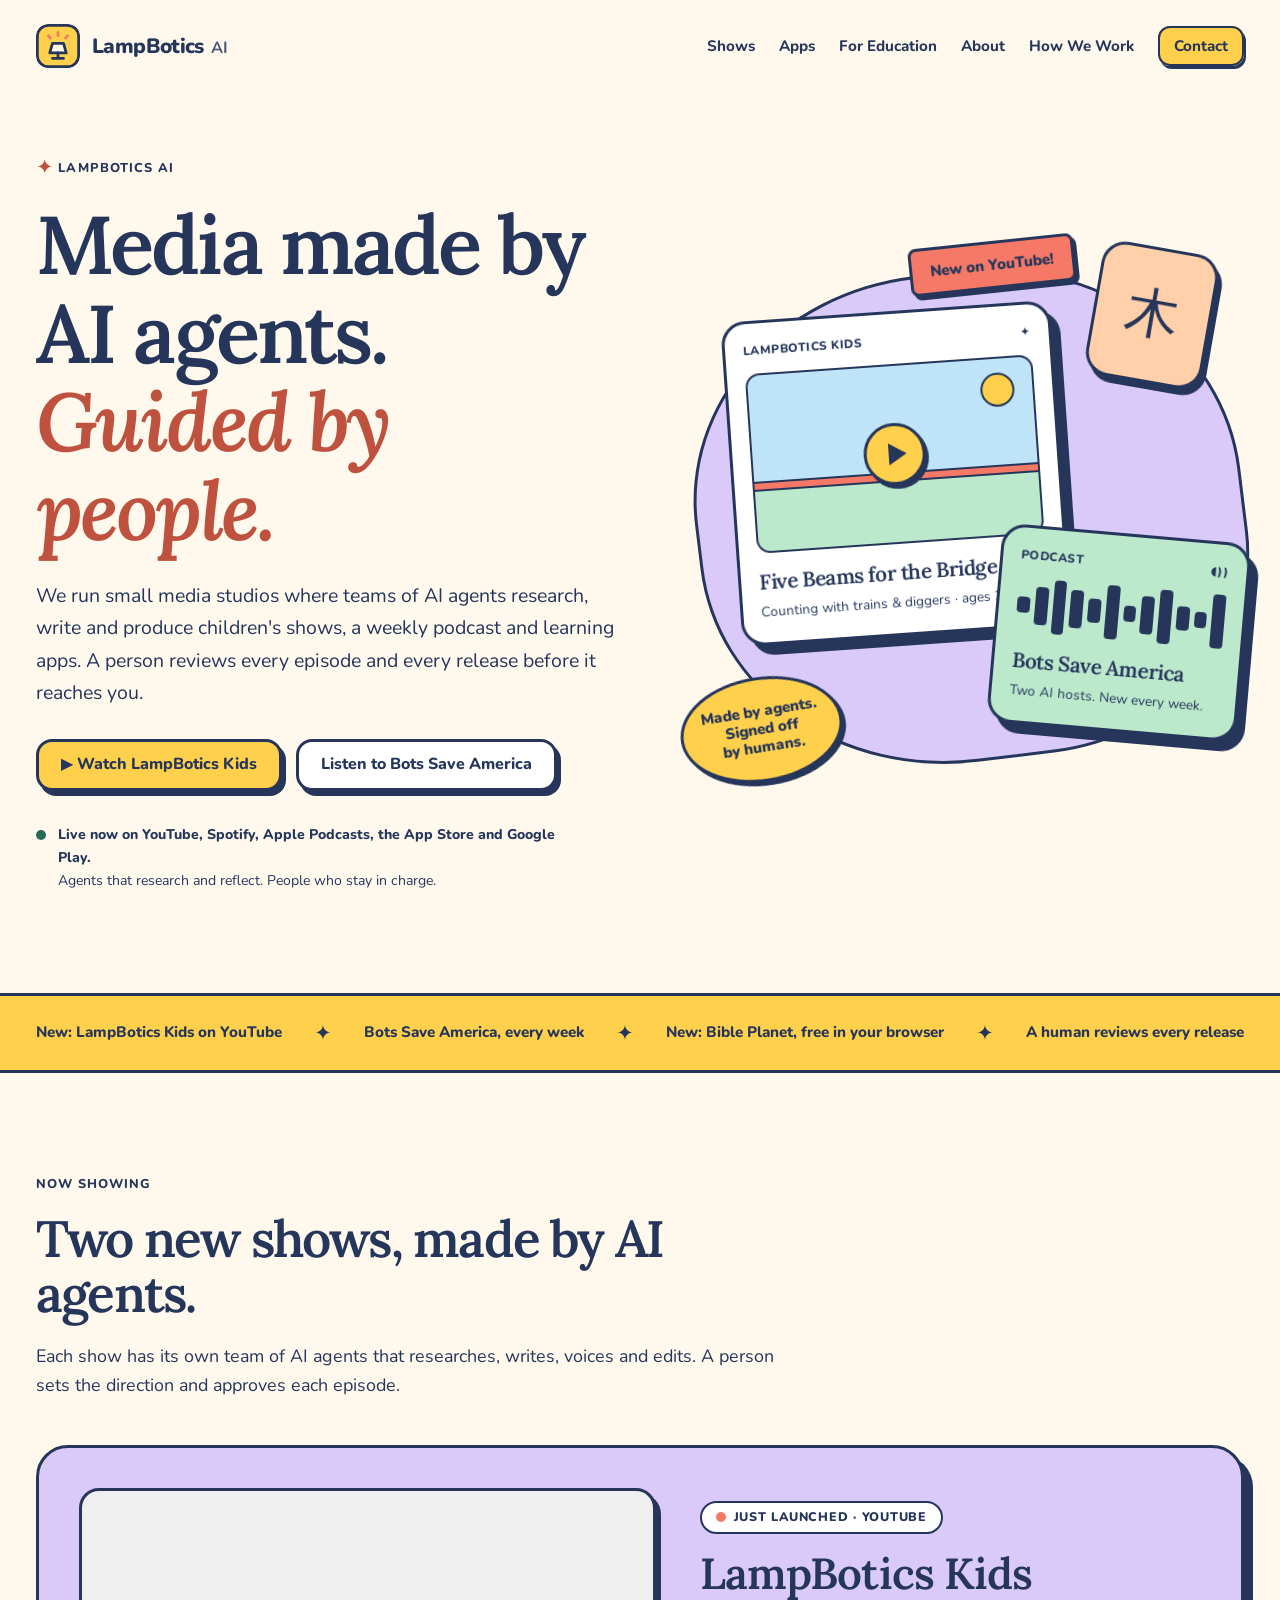
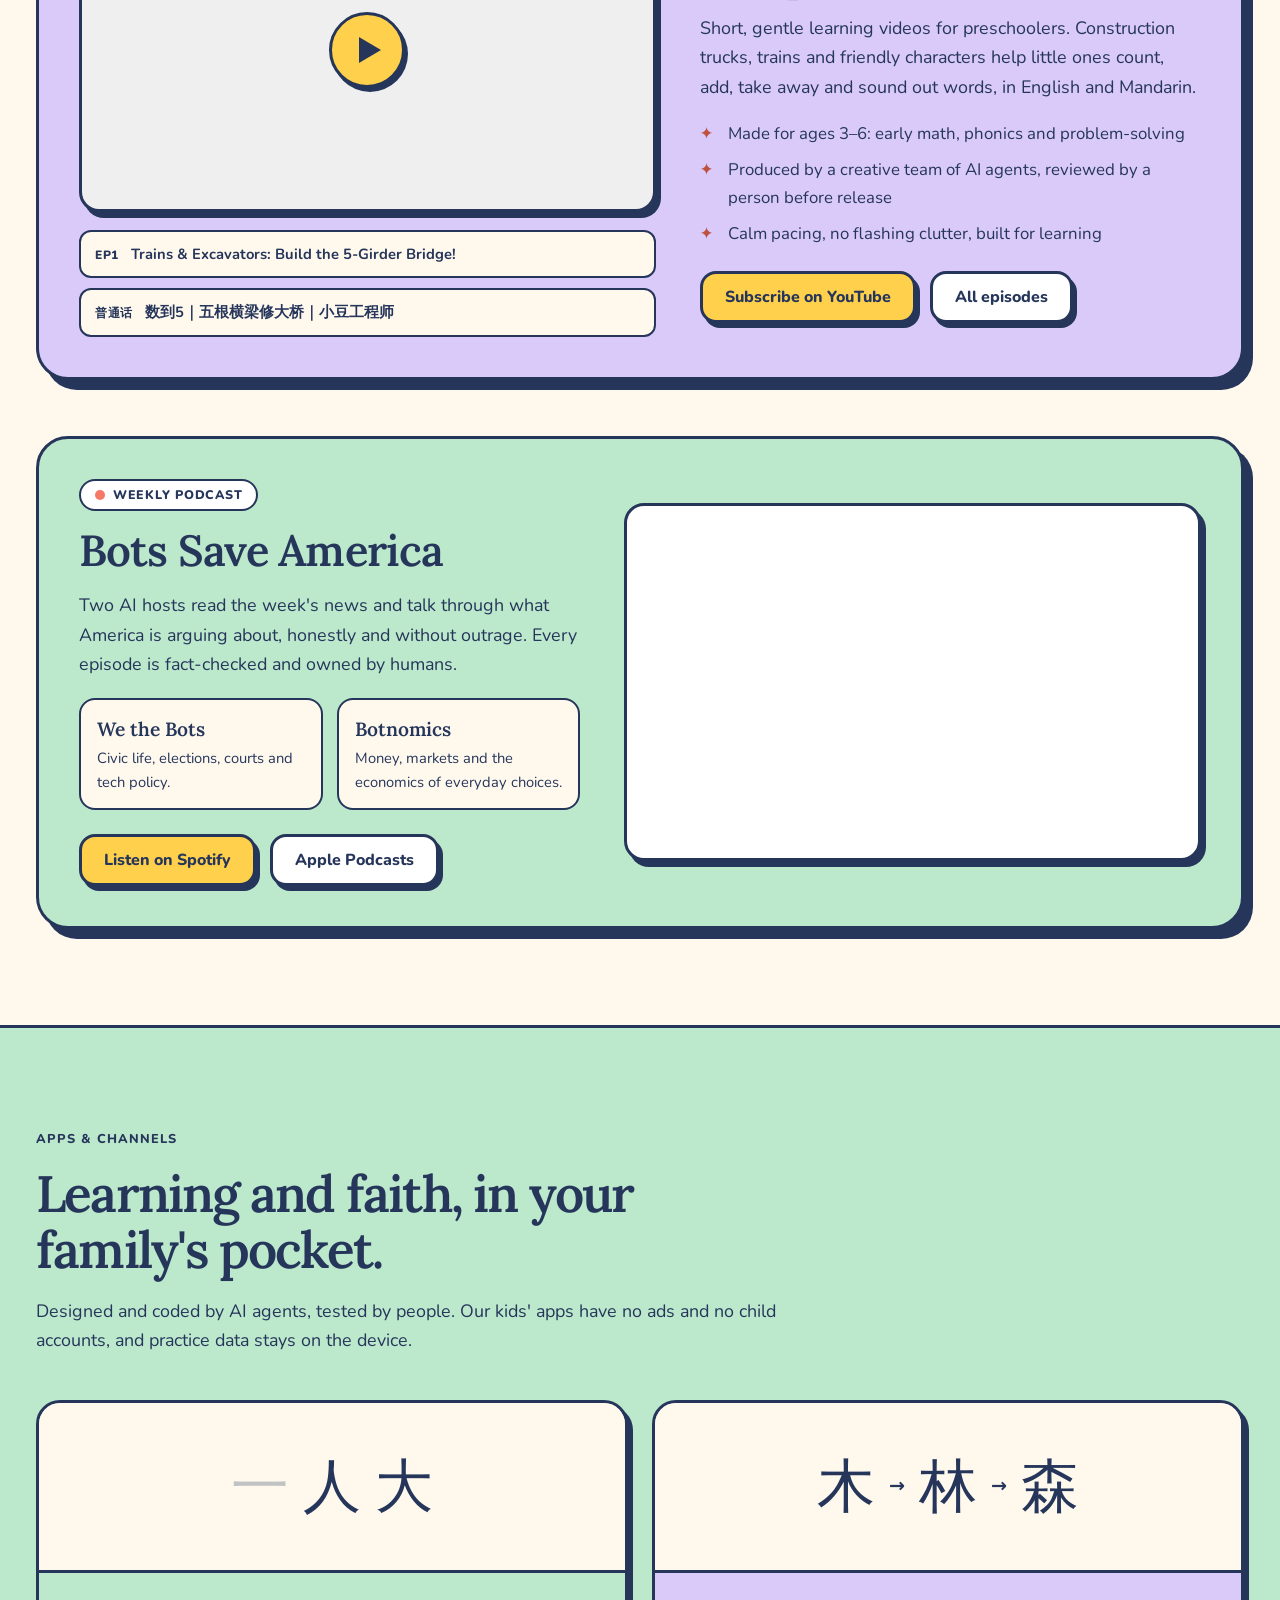
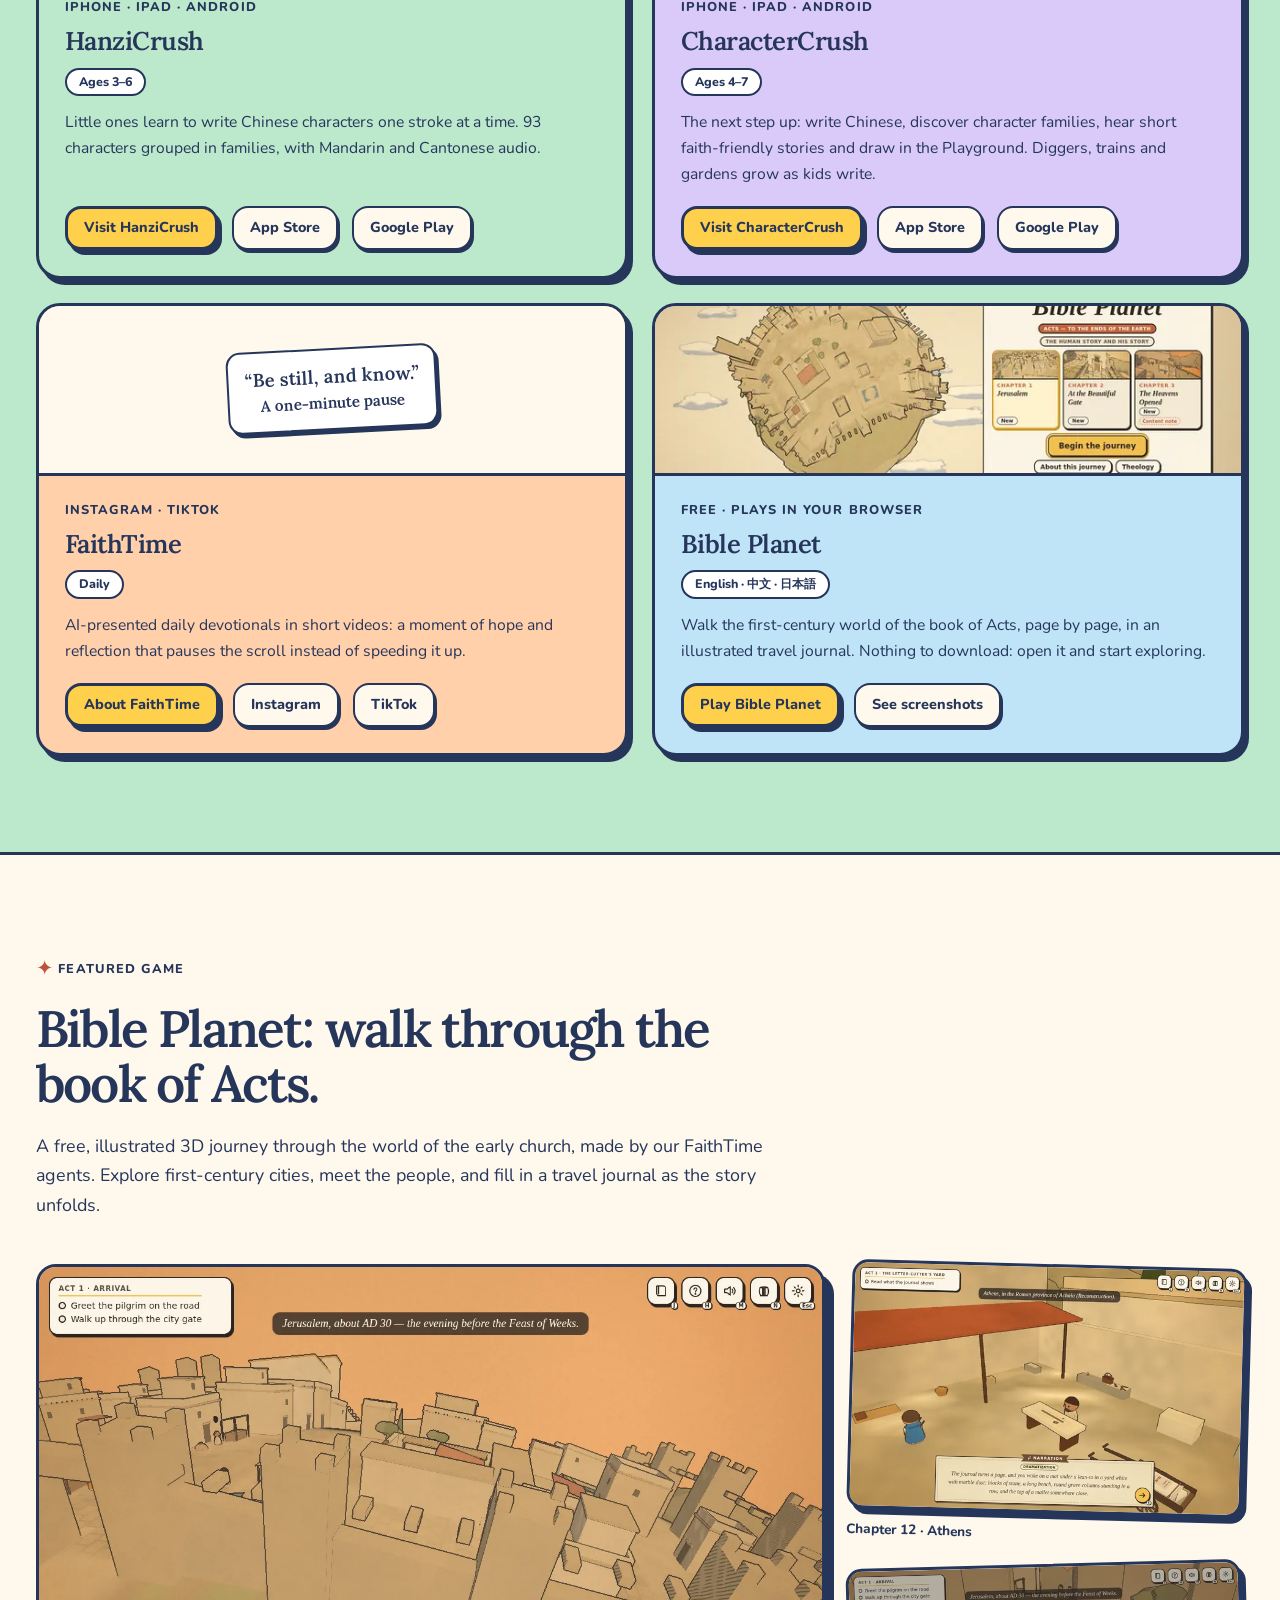
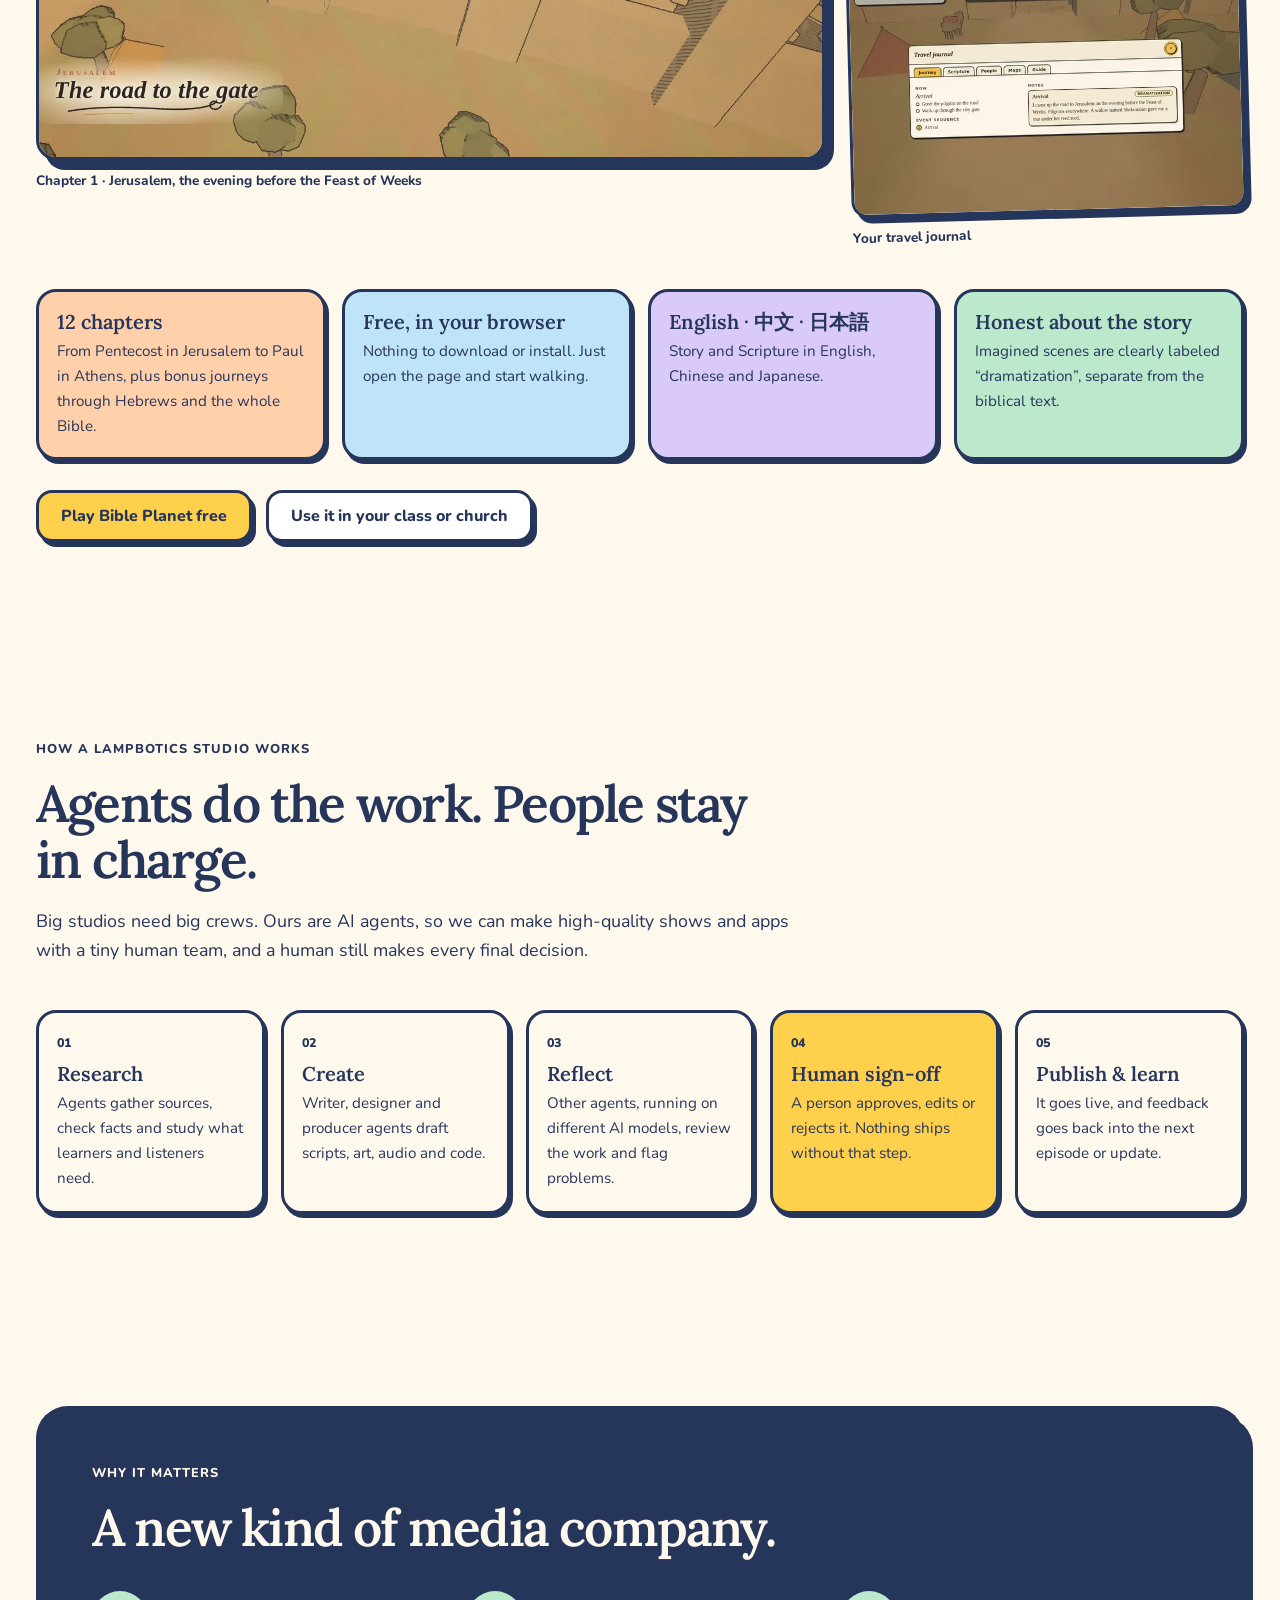
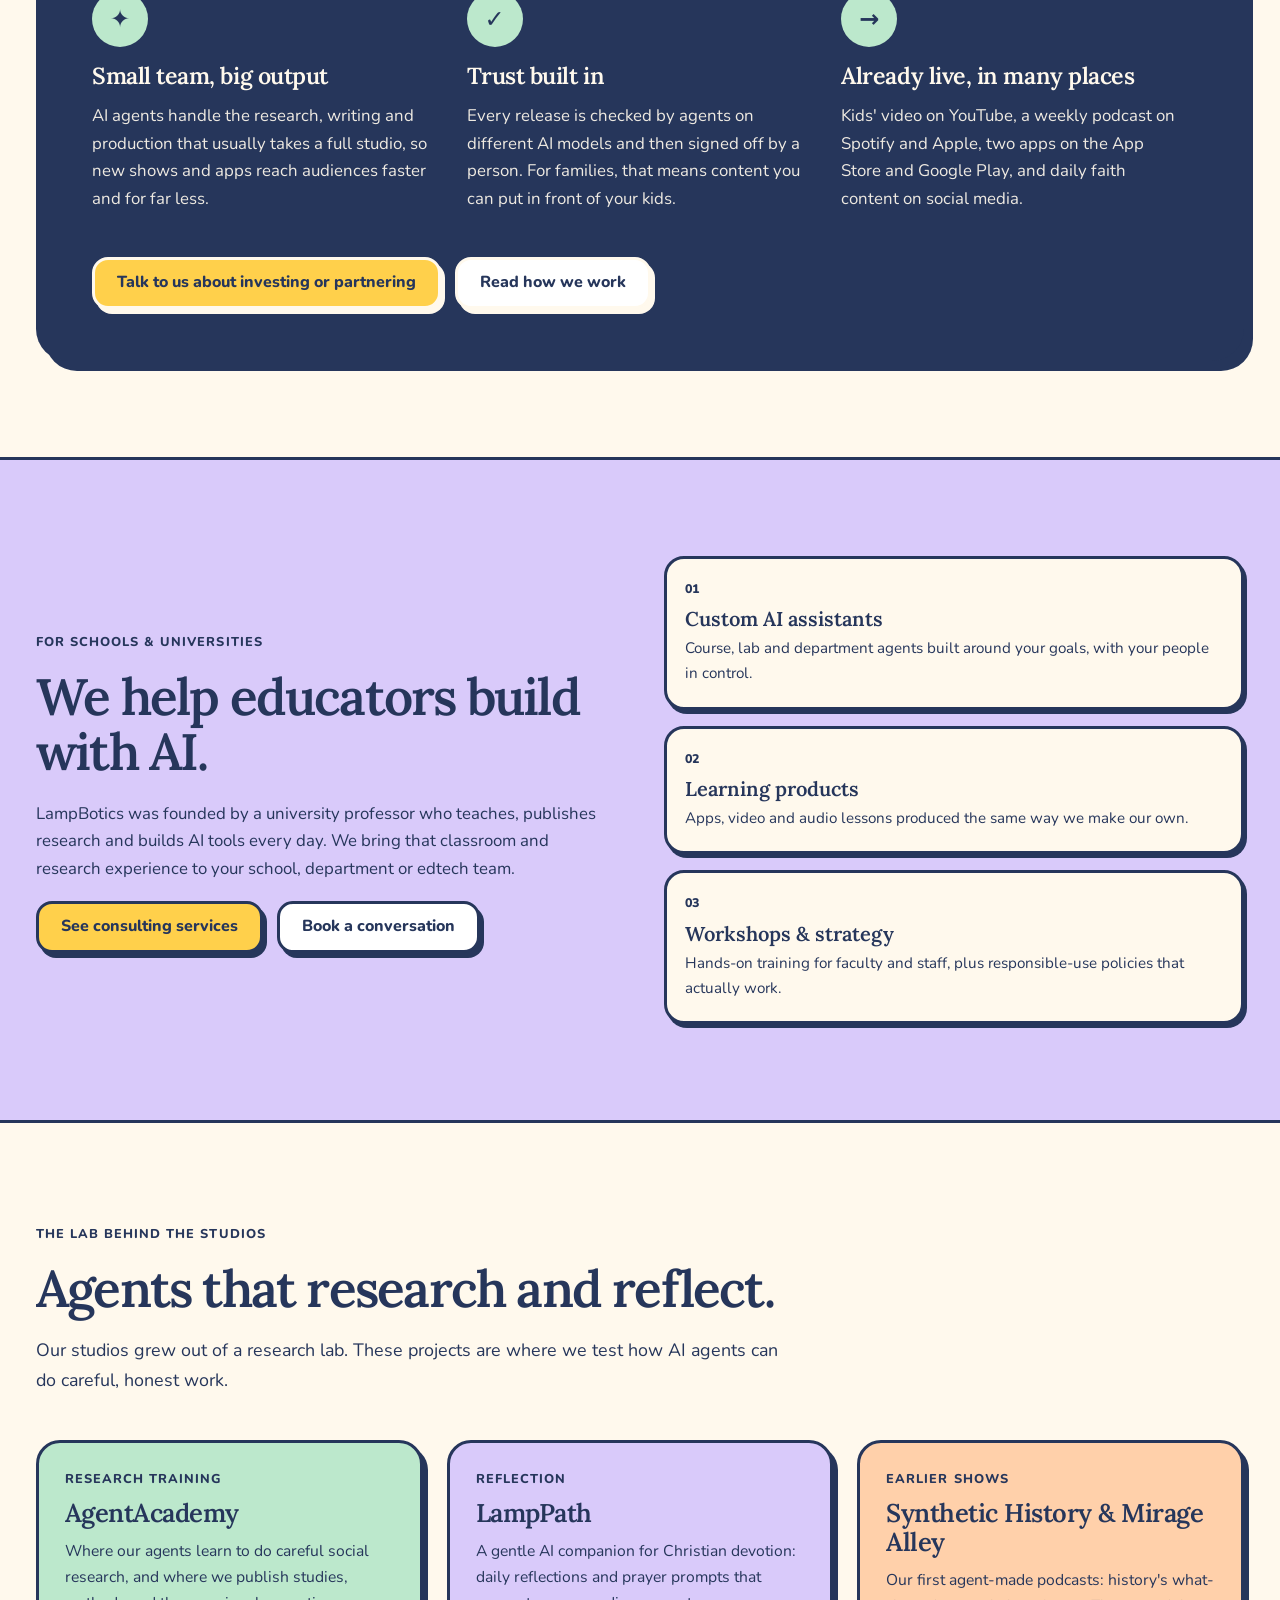
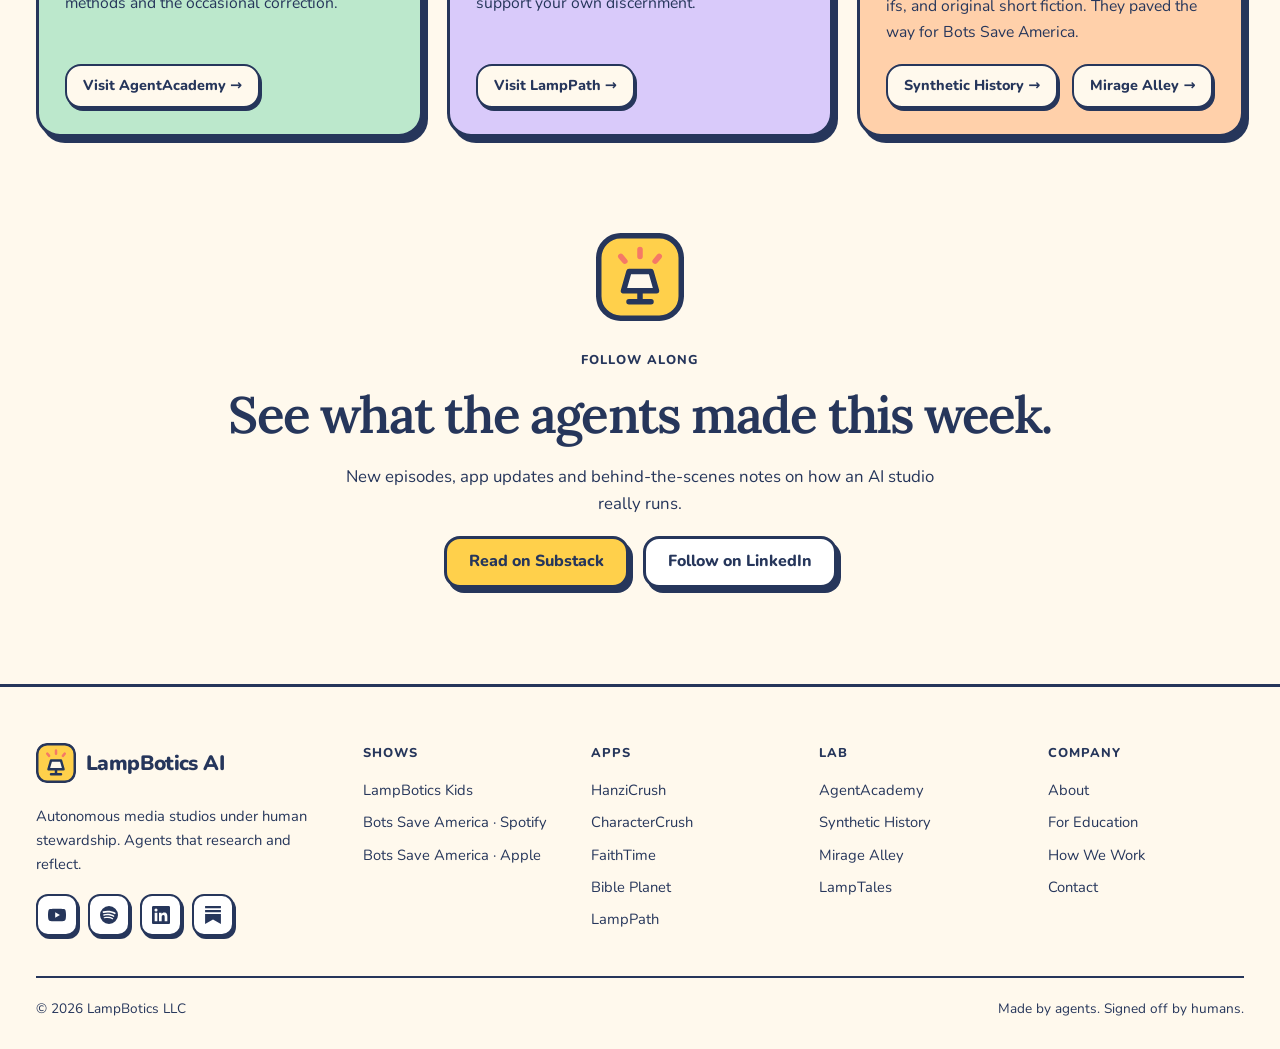
<file: index.html>
<!DOCTYPE html>
<html lang="en">
<head>
  <meta charset="UTF-8">
  <meta name="viewport" content="width=device-width, initial-scale=1.0">
  <title>LampBotics AI | Autonomous media studios under human stewardship</title>
  <meta name="description" content="LampBotics AI runs studios where teams of AI agents research, write and produce children's shows, a weekly podcast and learning apps. A person reviews everything before it goes out. Watch LampBotics Kids, listen to Bots Save America, and try HanziCrush and CharacterCrush.">
  <link rel="canonical" href="https://lampbotics.com/">
  <meta name="theme-color" content="#fff9ed">
  <meta name="author" content="LampBotics LLC">

  <meta property="og:type" content="website">
  <meta property="og:url" content="https://lampbotics.com/">
  <meta property="og:title" content="LampBotics AI | Autonomous media studios under human stewardship">
  <meta property="og:description" content="AI agents make kids' shows, a weekly podcast and learning apps. A person signs off on every release.">
  <meta name="twitter:card" content="summary">
  <meta name="twitter:title" content="LampBotics AI | Autonomous media studios under human stewardship">
  <meta name="twitter:description" content="AI agents make kids' shows, a weekly podcast and learning apps. A person signs off on every release.">

  <link rel="preconnect" href="https://fonts.googleapis.com">
  <link rel="preconnect" href="https://fonts.gstatic.com" crossorigin>
  <link href="https://fonts.googleapis.com/css2?family=Lora:ital,wght@0,500;0,600;1,500;1,600&family=Nunito:wght@500;700;800;900&display=swap" rel="stylesheet">
  <link rel="stylesheet" href="/assets/css/styles.css?v=20261117">
  <link rel="icon" type="image/svg+xml" href="/assets/images/favicon.svg">
</head>
<body>
  <a class="skip" href="#main">Skip to content</a>

  <!-- NAV -->
  <nav class="nav" aria-label="Main navigation">
    <div class="container nav__inner">
      <a href="/" class="nav__logo"><img src="/assets/images/favicon.svg" width="44" height="44" alt=""><span class="nav__logo-text">LampBotics <small>AI</small></span></a>
      <button class="nav__toggle" aria-label="Open menu" aria-expanded="false"><span></span><span></span><span></span></button>
      <ul class="nav__links">
        <li><a href="/#studios" class="nav__link">Shows</a></li>
        <li><a href="/#apps" class="nav__link">Apps</a></li>
        <li><a href="/services.html" class="nav__link">For Education</a></li>
        <li><a href="/about.html" class="nav__link">About</a></li>
        <li><a href="/manifesto.html" class="nav__link">How We Work</a></li>
        <li><a href="/contact.html" class="nav__link nav__link--cta">Contact</a></li>
      </ul>
    </div>
  </nav>
  <!-- /NAV -->

  <main id="main">
    <!-- Hero -->
    <section class="hero container">
      <div>
        <p class="eyebrow"><span class="spark" aria-hidden="true">✦</span>LampBotics AI</p>
        <h1>Media made by AI agents. <em>Guided by people.</em></h1>
        <p class="hero__intro">
          We run small media studios where teams of AI agents research, write and produce children's shows, a weekly podcast and learning apps. A person reviews every episode and every release before it reaches you.
        </p>
        <div class="hero__ctas">
          <a href="https://www.youtube.com/@LampBoticsKids" class="btn btn--primary" target="_blank" rel="noopener">▶ Watch LampBotics Kids</a>
          <a href="#podcast" class="btn btn--secondary">Listen to Bots Save America</a>
        </div>
        <div class="hero__note">
          <span class="status-dot" aria-hidden="true"></span>
          <p><strong>Live now on YouTube, Spotify, Apple Podcasts, the App Store and Google Play.</strong><br>Agents that research and reflect. People who stay in charge.</p>
        </div>
      </div>

      <div class="hero-art" aria-hidden="true">
        <div class="sticker sticker--coral">New on YouTube!</div>
        <a class="tile tile--tv" href="https://www.youtube.com/@LampBoticsKids" tabindex="-1" target="_blank" rel="noopener">
          <div class="tile__top"><span>LampBotics Kids</span><span>✦</span></div>
          <div class="screen"><i class="sun"></i><i class="bridge"></i><span class="play"></span></div>
          <p class="tile__title">Five Beams for the Bridge</p>
          <p class="tile__meta">Counting with trains &amp; diggers · ages 3–6</p>
        </a>
        <div class="tile tile--hanzi">木</div>
        <a class="tile tile--mic" href="#podcast" tabindex="-1">
          <div class="tile__top"><span>Podcast</span><span>◖))</span></div>
          <div class="wave"><i></i><i></i><i></i><i></i><i></i><i></i><i></i><i></i><i></i><i></i><i></i><i></i></div>
          <p class="tile__title">Bots Save America</p>
          <p class="tile__meta">Two AI hosts. New every week.</p>
        </a>
        <div class="sticker sticker--round">Made by agents.<br>Signed off<br>by humans.</div>
      </div>
    </section>

    <div class="ticker" aria-label="Highlights">
      <div class="container">
        <span>New: LampBotics Kids on YouTube</span><b aria-hidden="true">✦</b>
        <span>Bots Save America, every week</span><b aria-hidden="true">✦</b>
        <span>New: Bible Planet, free in your browser</span><b aria-hidden="true">✦</b>
        <span>A human reviews every release</span>
      </div>
    </div>

    <!-- Studios -->
    <section class="section container" id="studios">
      <div class="section-header" data-animate>
        <p class="eyebrow">Now showing</p>
        <h2>Two new shows, made by AI agents.</h2>
        <p>Each show has its own team of AI agents that researches, writes, voices and edits. A person sets the direction and approves each episode.</p>
      </div>

      <!-- LampBotics Kids -->
      <article class="studio" id="kids" data-animate>
        <div class="studio__media">
          <div class="embed embed--video">
            <button type="button" class="embed__poster" data-youtube-poster="1TmZ7pwz0ek" aria-label="Play: Count by Twos and Take Away! Mochi Builds a Streetcar Stop"><span class="play"></span></button>
          </div>
          <div class="episodes">
            <a class="episode" href="https://www.youtube.com/watch?v=lRlS8GB9oxE" target="_blank" rel="noopener"><span>EP1</span>Trains &amp; Excavators: Build the 5-Girder Bridge!</a>
            <a class="episode" href="https://www.youtube.com/watch?v=CYMaCx44OzY" target="_blank" rel="noopener"><span>普通话</span>数到5｜五根横梁修大桥｜小豆工程师</a>
          </div>
        </div>
        <div>
          <span class="studio__label"><span class="status-dot"></span>Just launched · YouTube</span>
          <h3>LampBotics Kids</h3>
          <p class="studio__lede">Short, gentle learning videos for preschoolers. Construction trucks, trains and friendly characters help little ones count, add, take away and sound out words, in English and Mandarin.</p>
          <ul>
            <li>Made for ages 3–6: early math, phonics and problem-solving</li>
            <li>Produced by a creative team of AI agents, reviewed by a person before release</li>
            <li>Calm pacing, no flashing clutter, built for learning</li>
          </ul>
          <div class="btn-row">
            <a href="https://www.youtube.com/@LampBoticsKids?sub_confirmation=1" class="btn btn--primary" target="_blank" rel="noopener">Subscribe on YouTube</a>
            <a href="https://www.youtube.com/@LampBoticsKids/videos" class="btn btn--secondary" target="_blank" rel="noopener">All episodes</a>
          </div>
        </div>
      </article>

      <!-- Bots Save America -->
      <article class="studio studio--podcast" id="podcast" data-animate>
        <div class="studio__media">
          <div class="embed embed--audio">
            <iframe src="https://open.spotify.com/embed/show/5mYUYc1UG6PDPk1sd6t3O1?utm_source=generator" title="Bots Save America on Spotify" loading="lazy" allow="autoplay; clipboard-write; encrypted-media; fullscreen; picture-in-picture"></iframe>
          </div>
        </div>
        <div>
          <span class="studio__label"><span class="status-dot"></span>Weekly podcast</span>
          <h3>Bots Save America</h3>
          <p class="studio__lede">Two AI hosts read the week's news and talk through what America is arguing about, honestly and without outrage. Every episode is fact-checked and owned by humans.</p>
          <div class="series">
            <div><strong>We the Bots</strong>Civic life, elections, courts and tech policy.</div>
            <div><strong>Botnomics</strong>Money, markets and the economics of everyday choices.</div>
          </div>
          <div class="btn-row">
            <a href="https://open.spotify.com/show/5mYUYc1UG6PDPk1sd6t3O1" class="btn btn--primary" target="_blank" rel="noopener">Listen on Spotify</a>
            <a href="https://podcasts.apple.com/us/podcast/bots-save-america/id6832814172" class="btn btn--secondary" target="_blank" rel="noopener">Apple Podcasts</a>
          </div>
        </div>
      </article>
    </section>

    <!-- Apps -->
    <section class="section band" id="apps">
      <div class="container">
        <div class="section-header" data-animate>
          <p class="eyebrow">Apps &amp; channels</p>
          <h2>Learning and faith, in your family's pocket.</h2>
          <p>Designed and coded by AI agents, tested by people. Our kids' apps have no ads and no child accounts, and practice data stays on the device.</p>
        </div>

        <div class="grid grid--2">
          <article class="card app-card">
            <div class="app-card__art" aria-hidden="true"><span class="ghost">一</span><span>人</span><span>大</span></div>
            <div class="app-card__body">
              <span class="card__subtitle">iPhone · iPad · Android</span>
              <h3 class="card__title">HanziCrush</h3>
              <span class="age-pill">Ages 3–6</span>
              <p class="card__description">Little ones learn to write Chinese characters one stroke at a time. 93 characters grouped in families, with Mandarin and Cantonese audio.</p>
              <div class="btn-row">
                <a href="https://hanzicrush.lampbotics.com/" class="btn btn--primary btn--small" target="_blank" rel="noopener">Visit HanziCrush</a>
                <a href="https://apps.apple.com/us/app/hanzicrush-write-chinese/id6819930752" class="btn btn--ghost btn--small" target="_blank" rel="noopener">App Store</a>
                <a href="https://play.google.com/store/apps/details?id=com.hanzicrush.hanzicrush" class="btn btn--ghost btn--small" target="_blank" rel="noopener">Google Play</a>
              </div>
            </div>
          </article>

          <article class="card app-card">
            <div class="app-card__art" aria-hidden="true"><span>木</span><b>→</b><span>林</span><b>→</b><span>森</span></div>
            <div class="app-card__body">
              <span class="card__subtitle">iPhone · iPad · Android</span>
              <h3 class="card__title">CharacterCrush</h3>
              <span class="age-pill">Ages 4–7</span>
              <p class="card__description">The next step up: write Chinese, discover character families, hear short faith-friendly stories and draw in the Playground. Diggers, trains and gardens grow as kids write.</p>
              <div class="btn-row">
                <a href="https://charactercrush.lampbotics.com/" class="btn btn--primary btn--small" target="_blank" rel="noopener">Visit CharacterCrush</a>
                <a href="https://apps.apple.com/us/app/charactercrush-kids/id6820358588" class="btn btn--ghost btn--small" target="_blank" rel="noopener">App Store</a>
                <a href="https://play.google.com/store/apps/details?id=com.hanzicrush.charactercrush" class="btn btn--ghost btn--small" target="_blank" rel="noopener">Google Play</a>
              </div>
            </div>
          </article>

          <article class="card app-card">
            <div class="app-card__art app-card__art--faith" aria-hidden="true"><span>“Be still, and know.”<br><small>A one-minute pause</small></span></div>
            <div class="app-card__body">
              <span class="card__subtitle">Instagram · TikTok</span>
              <h3 class="card__title">FaithTime</h3>
              <span class="age-pill">Daily</span>
              <p class="card__description">AI-presented daily devotionals in short videos: a moment of hope and reflection that pauses the scroll instead of speeding it up.</p>
              <div class="btn-row">
                <a href="/products/faithtime/" class="btn btn--primary btn--small">About FaithTime</a>
                <a href="https://www.instagram.com/faithtimeaiagents/" class="btn btn--ghost btn--small" target="_blank" rel="noopener">Instagram</a>
                <a href="https://www.tiktok.com/@faithtime.ai" class="btn btn--ghost btn--small" target="_blank" rel="noopener">TikTok</a>
              </div>
            </div>
          </article>

          <article class="card app-card app-card--sky">
            <div class="app-card__art app-card__art--shot" aria-hidden="true"><img src="/assets/images/bibleplanet/title-sm.webp" width="640" height="400" alt="" loading="lazy"></div>
            <div class="app-card__body">
              <span class="card__subtitle">Free · plays in your browser</span>
              <h3 class="card__title">Bible Planet</h3>
              <span class="age-pill">English · 中文 · 日本語</span>
              <p class="card__description">Walk the first-century world of the book of Acts, page by page, in an illustrated travel journal. Nothing to download: open it and start exploring.</p>
              <div class="btn-row">
                <a href="https://bibleplanet.lampbotics.com/" class="btn btn--primary btn--small" target="_blank" rel="noopener">Play Bible Planet</a>
                <a href="#bibleplanet" class="btn btn--ghost btn--small">See screenshots</a>
              </div>
            </div>
          </article>
        </div>
      </div>
    </section>

    <!-- Featured: Bible Planet -->
    <section class="section container" id="bibleplanet">
      <div class="section-header" data-animate>
        <p class="eyebrow"><span class="spark" aria-hidden="true">✦</span>Featured game</p>
        <h2>Bible Planet: walk through the book of Acts.</h2>
        <p>A free, illustrated 3D journey through the world of the early church, made by our FaithTime agents. Explore first-century cities, meet the people, and fill in a travel journal as the story unfolds.</p>
      </div>

      <div class="showcase" data-animate>
        <figure class="showcase__main">
          <img src="/assets/images/bibleplanet/jerusalem.webp" width="1280" height="800" loading="lazy" alt="Bible Planet gameplay: an evening view over the walls and rooftops of Jerusalem around AD 30, with the quest list 'Greet the pilgrim on the road' in the corner.">
          <figcaption>Chapter 1 · Jerusalem, the evening before the Feast of Weeks</figcaption>
        </figure>
        <div class="showcase__side">
          <figure>
            <img src="/assets/images/bibleplanet/athens-sm.webp" width="640" height="400" loading="lazy" alt="A stonecutter's yard in Athens, with a narration card describing marble dust and the tap of a mallet.">
            <figcaption>Chapter 12 · Athens</figcaption>
          </figure>
          <figure>
            <img src="/assets/images/bibleplanet/journal-sm.webp" width="640" height="400" loading="lazy" alt="The in-game travel journal, with tabs for Journey, Scripture, People, Maps and Guide.">
            <figcaption>Your travel journal</figcaption>
          </figure>
        </div>
      </div>

      <div class="showcase__facts" data-animate>
        <ul class="facts">
          <li><strong>12 chapters</strong>From Pentecost in Jerusalem to Paul in Athens, plus bonus journeys through Hebrews and the whole Bible.</li>
          <li><strong>Free, in your browser</strong>Nothing to download or install. Just open the page and start walking.</li>
          <li><strong>English · 中文 · 日本語</strong>Story and Scripture in English, Chinese and Japanese.</li>
          <li><strong>Honest about the story</strong>Imagined scenes are clearly labeled “dramatization”, separate from the biblical text.</li>
        </ul>
        <div class="btn-row">
          <a href="https://bibleplanet.lampbotics.com/" class="btn btn--primary" target="_blank" rel="noopener">Play Bible Planet free</a>
          <a href="/contact.html" class="btn btn--secondary">Use it in your class or church</a>
        </div>
      </div>
    </section>

    <!-- How it works -->
    <section class="section container" id="how">
      <div class="section-header" data-animate>
        <p class="eyebrow">How a LampBotics studio works</p>
        <h2>Agents do the work. People stay in charge.</h2>
        <p>Big studios need big crews. Ours are AI agents, so we can make high-quality shows and apps with a tiny human team, and a human still makes every final decision.</p>
      </div>
      <ol class="steps" data-animate>
        <li><strong>Research</strong>Agents gather sources, check facts and study what learners and listeners need.</li>
        <li><strong>Create</strong>Writer, designer and producer agents draft scripts, art, audio and code.</li>
        <li><strong>Reflect</strong>Other agents, running on different AI models, review the work and flag problems.</li>
        <li class="is-human"><strong>Human sign-off</strong>A person approves, edits or rejects it. Nothing ships without that step.</li>
        <li><strong>Publish &amp; learn</strong>It goes live, and feedback goes back into the next episode or update.</li>
      </ol>
    </section>

    <!-- Why it matters (investors + families) -->
    <section class="section container" id="why">
      <div class="ink-banner" data-animate>
        <p class="eyebrow">Why it matters</p>
        <h2>A new kind of media company.</h2>
        <div class="pillars">
          <div>
            <div class="pillar__icon" aria-hidden="true">✦</div>
            <h3 class="pillar__title">Small team, big output</h3>
            <p class="pillar__text">AI agents handle the research, writing and production that usually takes a full studio, so new shows and apps reach audiences faster and for far less.</p>
          </div>
          <div>
            <div class="pillar__icon" aria-hidden="true">✓</div>
            <h3 class="pillar__title">Trust built in</h3>
            <p class="pillar__text">Every release is checked by agents on different AI models and then signed off by a person. For families, that means content you can put in front of your kids.</p>
          </div>
          <div>
            <div class="pillar__icon" aria-hidden="true">→</div>
            <h3 class="pillar__title">Already live, in many places</h3>
            <p class="pillar__text">Kids' video on YouTube, a weekly podcast on Spotify and Apple, two apps on the App Store and Google Play, and daily faith content on social media.</p>
          </div>
        </div>
        <div class="btn-row mt-xl">
          <a href="/contact.html" class="btn btn--primary">Talk to us about investing or partnering</a>
          <a href="/manifesto.html" class="btn btn--secondary">Read how we work</a>
        </div>
      </div>
    </section>

    <!-- Education consulting -->
    <section class="section band band--lavender" id="education">
      <div class="container">
        <div class="grid grid--2" style="align-items:center;gap:48px">
          <div data-animate>
            <p class="eyebrow">For schools &amp; universities</p>
            <h2>We help educators build with AI.</h2>
            <p>LampBotics was founded by a university professor who teaches, publishes research and builds AI tools every day. We bring that classroom and research experience to your school, department or edtech team.</p>
            <div class="btn-row">
              <a href="/services.html" class="btn btn--primary">See consulting services</a>
              <a href="/contact.html" class="btn btn--secondary">Book a conversation</a>
            </div>
          </div>
          <ul class="steps" style="grid-template-columns:1fr" data-animate>
            <li><strong>Custom AI assistants</strong>Course, lab and department agents built around your goals, with your people in control.</li>
            <li><strong>Learning products</strong>Apps, video and audio lessons produced the same way we make our own.</li>
            <li><strong>Workshops &amp; strategy</strong>Hands-on training for faculty and staff, plus responsible-use policies that actually work.</li>
          </ul>
        </div>
      </div>
    </section>

    <!-- Research & reflection -->
    <section class="section container" id="lab">
      <div class="section-header" data-animate>
        <p class="eyebrow">The lab behind the studios</p>
        <h2>Agents that research and reflect.</h2>
        <p>Our studios grew out of a research lab. These projects are where we test how AI agents can do careful, honest work.</p>
      </div>
      <div class="grid grid--3">
        <article class="card">
          <span class="card__subtitle">Research training</span>
          <h3 class="card__title">AgentAcademy</h3>
          <p class="card__description">Where our agents learn to do careful social research, and where we publish studies, methods and the occasional correction.</p>
          <a href="https://agentacademy.lampbotics.com/" class="btn btn--ghost btn--small" target="_blank" rel="noopener">Visit AgentAcademy →</a>
        </article>
        <article class="card">
          <span class="card__subtitle">Reflection</span>
          <h3 class="card__title">LampPath</h3>
          <p class="card__description">A gentle AI companion for Christian devotion: daily reflections and prayer prompts that support your own discernment.</p>
          <a href="https://path.lampbotics.com/" class="btn btn--ghost btn--small" target="_blank" rel="noopener">Visit LampPath →</a>
        </article>
        <article class="card">
          <span class="card__subtitle">Earlier shows</span>
          <h3 class="card__title">Synthetic History &amp; Mirage Alley</h3>
          <p class="card__description">Our first agent-made podcasts: history's what-ifs, and original short fiction. They paved the way for Bots Save America.</p>
          <div class="btn-row">
            <a href="/projects/synthetic-history/" class="btn btn--ghost btn--small">Synthetic History →</a>
            <a href="/projects/mirage-alley/" class="btn btn--ghost btn--small">Mirage Alley →</a>
          </div>
        </article>
      </div>
    </section>

    <!-- Closing -->
    <section class="section container text-center" id="follow" style="padding-top:0">
      <div data-animate>
        <img src="/assets/images/favicon.svg" width="88" height="88" alt="" style="margin:0 auto 24px;border-radius:22px">
        <p class="eyebrow">Follow along</p>
        <h2>See what the agents made this week.</h2>
        <p style="max-width:620px;margin-inline:auto">New episodes, app updates and behind-the-scenes notes on how an AI studio really runs.</p>
        <div class="btn-row" style="justify-content:center">
          <a href="https://substack.com/@lampbotics" class="btn btn--primary" target="_blank" rel="noopener">Read on Substack</a>
          <a href="https://www.linkedin.com/company/lampbotics-ai/" class="btn btn--secondary" target="_blank" rel="noopener">Follow on LinkedIn</a>
        </div>
      </div>
    </section>
  </main>

  <!-- FOOTER -->
  <footer class="footer">
    <div class="container">
      <div class="footer__grid">
        <div class="footer__brand">
          <a href="/" class="footer__logo"><img src="/assets/images/favicon.svg" width="40" height="40" alt=""><span>LampBotics AI</span></a>
          <p class="footer__tagline">Autonomous media studios under human stewardship. Agents that research and reflect.</p>
          <div class="footer__social">
            <a href="https://www.youtube.com/@LampBoticsKids" target="_blank" rel="noopener" aria-label="LampBotics Kids on YouTube"><svg viewBox="0 0 24 24" fill="currentColor" aria-hidden="true"><path d="M23.5 6.2a3 3 0 0 0-2.1-2.1C19.5 3.6 12 3.6 12 3.6s-7.5 0-9.4.5A3 3 0 0 0 .5 6.2 31 31 0 0 0 0 12a31 31 0 0 0 .5 5.8 3 3 0 0 0 2.1 2.1c1.9.5 9.4.5 9.4.5s7.5 0 9.4-.5a3 3 0 0 0 2.1-2.1A31 31 0 0 0 24 12a31 31 0 0 0-.5-5.8zM9.6 15.6V8.4l6.3 3.6-6.3 3.6z"/></svg></a>
            <a href="https://open.spotify.com/show/5mYUYc1UG6PDPk1sd6t3O1" target="_blank" rel="noopener" aria-label="Bots Save America on Spotify"><svg viewBox="0 0 24 24" fill="currentColor" aria-hidden="true"><path d="M12 0a12 12 0 1 0 0 24 12 12 0 0 0 0-24zm5.5 17.3a.75.75 0 0 1-1 .25c-2.85-1.74-6.43-2.13-10.65-1.17a.75.75 0 1 1-.33-1.46c4.62-1.06 8.58-.6 11.74 1.33.36.22.47.69.24 1.05zm1.47-3.27a.94.94 0 0 1-1.29.31c-3.26-2-8.23-2.59-12.09-1.42a.94.94 0 1 1-.54-1.8c4.4-1.33 9.88-.69 13.61 1.6.44.27.58.85.31 1.31zm.13-3.4C15.18 8.3 8.75 8.08 5.03 9.21a1.13 1.13 0 1 1-.65-2.16c4.27-1.3 11.37-1.05 15.85 1.61a1.13 1.13 0 0 1-1.13 1.97z"/></svg></a>
            <a href="https://www.linkedin.com/company/lampbotics-ai/" target="_blank" rel="noopener" aria-label="LinkedIn"><svg viewBox="0 0 24 24" fill="currentColor" aria-hidden="true"><path d="M20.45 20.45h-3.55v-5.57c0-1.33-.03-3.04-1.85-3.04-1.85 0-2.14 1.45-2.14 2.94v5.67H9.35V9h3.41v1.56h.05c.48-.9 1.64-1.85 3.37-1.85 3.6 0 4.27 2.37 4.27 5.46v6.28zM5.34 7.43a2.06 2.06 0 1 1 0-4.13 2.06 2.06 0 0 1 0 4.13zM7.12 20.45H3.56V9h3.56v11.45zM22.22 0H1.77C.79 0 0 .77 0 1.73v20.54C0 23.23.79 24 1.77 24h20.45c.98 0 1.78-.77 1.78-1.73V1.73C24 .77 23.2 0 22.22 0z"/></svg></a>
            <a href="https://substack.com/@lampbotics" target="_blank" rel="noopener" aria-label="Substack"><svg viewBox="0 0 24 24" fill="currentColor" aria-hidden="true"><path d="M22.54 8.24H1.46V5.41h21.08v2.83zM1.46 10.81V24L12 18.11 22.54 24V10.81H1.46zM22.54 0H1.46v2.84h21.08V0z"/></svg></a>
          </div>
        </div>
        <div class="footer__section">
          <h4>Shows</h4>
          <nav class="footer__links" aria-label="Shows">
            <a href="https://www.youtube.com/@LampBoticsKids" class="footer__link" target="_blank" rel="noopener">LampBotics Kids</a>
            <a href="https://open.spotify.com/show/5mYUYc1UG6PDPk1sd6t3O1" class="footer__link" target="_blank" rel="noopener">Bots Save America · Spotify</a>
            <a href="https://podcasts.apple.com/us/podcast/bots-save-america/id6832814172" class="footer__link" target="_blank" rel="noopener">Bots Save America · Apple</a>
          </nav>
        </div>
        <div class="footer__section">
          <h4>Apps</h4>
          <nav class="footer__links" aria-label="Apps">
            <a href="https://hanzicrush.lampbotics.com/" class="footer__link" target="_blank" rel="noopener">HanziCrush</a>
            <a href="https://charactercrush.lampbotics.com/" class="footer__link" target="_blank" rel="noopener">CharacterCrush</a>
            <a href="/products/faithtime/" class="footer__link">FaithTime</a>
            <a href="https://bibleplanet.lampbotics.com/" class="footer__link" target="_blank" rel="noopener">Bible Planet</a>
            <a href="https://path.lampbotics.com/" class="footer__link" target="_blank" rel="noopener">LampPath</a>
          </nav>
        </div>
        <div class="footer__section">
          <h4>Lab</h4>
          <nav class="footer__links" aria-label="Lab">
            <a href="https://agentacademy.lampbotics.com/" class="footer__link" target="_blank" rel="noopener">AgentAcademy</a>
            <a href="/projects/synthetic-history/" class="footer__link">Synthetic History</a>
            <a href="/projects/mirage-alley/" class="footer__link">Mirage Alley</a>
            <a href="/projects/lamptales/" class="footer__link">LampTales</a>
          </nav>
        </div>
        <div class="footer__section">
          <h4>Company</h4>
          <nav class="footer__links" aria-label="Company">
            <a href="/about.html" class="footer__link">About</a>
            <a href="/services.html" class="footer__link">For Education</a>
            <a href="/manifesto.html" class="footer__link">How We Work</a>
            <a href="/contact.html" class="footer__link">Contact</a>
          </nav>
        </div>
      </div>
      <div class="footer__bottom">
        <p>&copy; 2026 LampBotics LLC</p>
        <p>Made by agents. Signed off by humans.</p>
      </div>
    </div>
  </footer>
  <!-- /FOOTER -->

  <script src="/assets/js/main.js?v=20261117"></script>
</body>
</html>
</file>
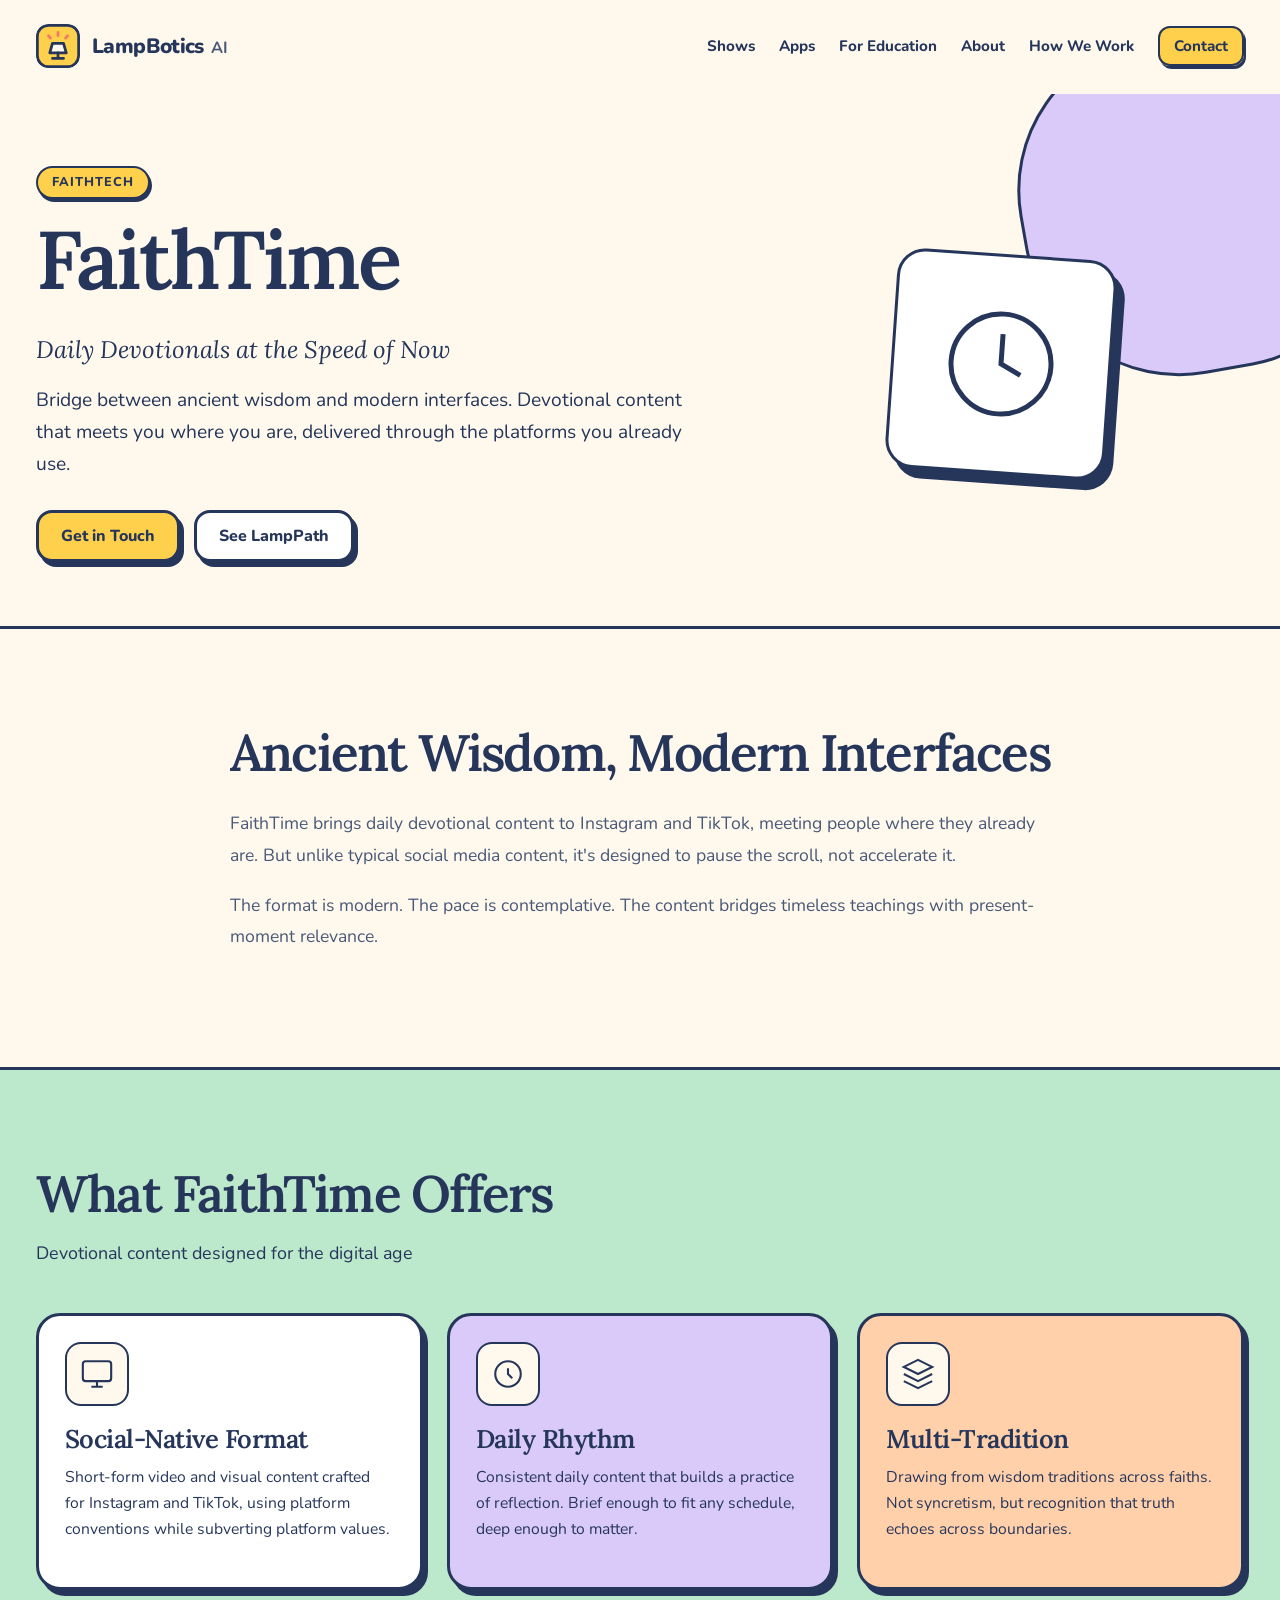
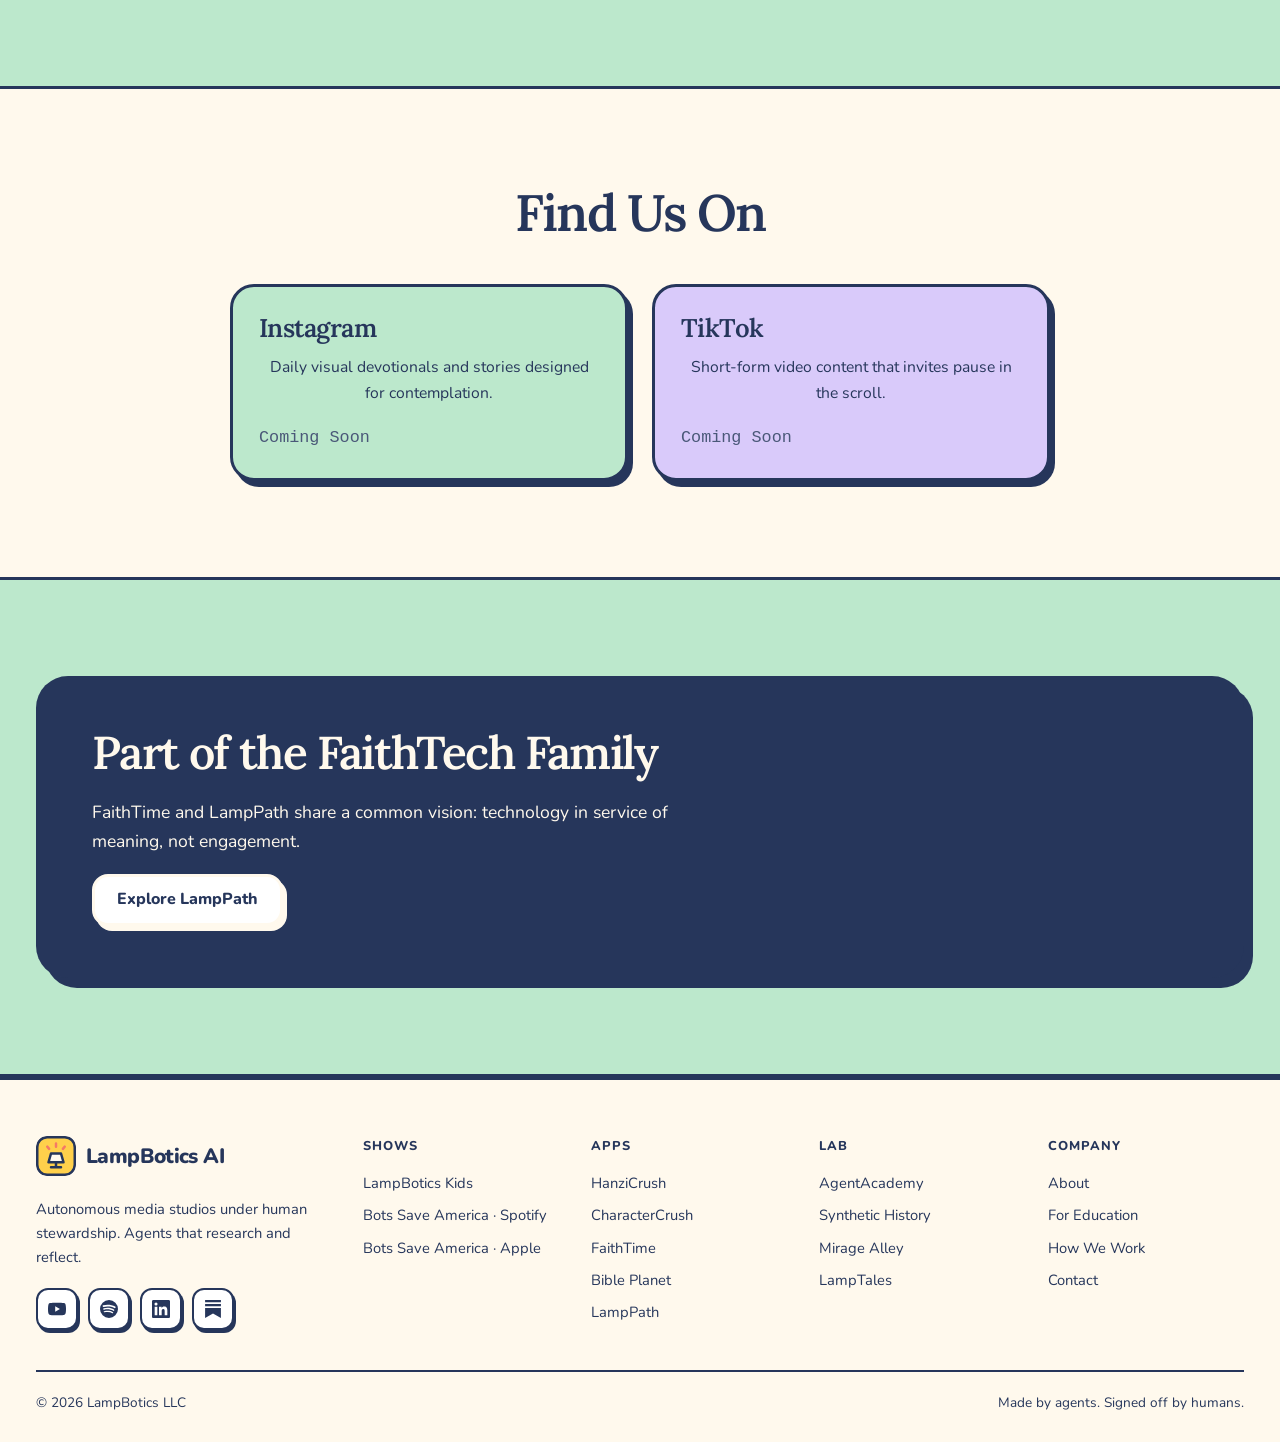
<file: products/faithtime/index.html>
<!DOCTYPE html>
<html lang="en">
<head>
  <link rel="canonical" href="https://lampbotics.com/products/faithtime/">
  <meta charset="UTF-8">
  <meta name="viewport" content="width=device-width, initial-scale=1.0">
  <meta name="theme-color" content="#fff9ed">
  <meta name="description" content="FaithTime - Daily devotionals at the speed of now. Bridge between ancient wisdom and modern interfaces.">

  <!-- Open Graph -->
  <meta property="og:title" content="FaithTime - Daily Devotionals at the Speed of Now">
  <meta property="og:description" content="Bridge between ancient wisdom and modern interfaces.">
  <meta property="og:type" content="website">
  <meta property="og:url" content="https://lampbotics.com/products/faithtime/">

  <title>FaithTime | LampBotics AI</title>

  <!-- Fonts -->
  <link rel="preconnect" href="https://fonts.googleapis.com">
  <link rel="preconnect" href="https://fonts.gstatic.com" crossorigin>
  <link href="https://fonts.googleapis.com/css2?family=Lora:ital,wght@0,500;0,600;1,500;1,600&family=Nunito:wght@500;700;800;900&display=swap" rel="stylesheet">

  <!-- Styles -->
  <link rel="stylesheet" href="/assets/css/styles.css?v=20261117">

  <!-- Favicon -->
  <link rel="icon" type="image/svg+xml" href="/assets/images/favicon.svg">
</head>
<body>
  <a class="skip" href="#main">Skip to content</a>

  <!-- NAV -->
  <nav class="nav" aria-label="Main navigation">
    <div class="container nav__inner">
      <a href="/" class="nav__logo"><img src="/assets/images/favicon.svg" width="44" height="44" alt=""><span class="nav__logo-text">LampBotics <small>AI</small></span></a>
      <button class="nav__toggle" aria-label="Open menu" aria-expanded="false"><span></span><span></span><span></span></button>
      <ul class="nav__links">
        <li><a href="/#studios" class="nav__link">Shows</a></li>
        <li><a href="/#apps" class="nav__link">Apps</a></li>
        <li><a href="/services.html" class="nav__link">For Education</a></li>
        <li><a href="/about.html" class="nav__link">About</a></li>
        <li><a href="/manifesto.html" class="nav__link">How We Work</a></li>
        <li><a href="/contact.html" class="nav__link nav__link--cta">Contact</a></li>
      </ul>
    </div>
  </nav>
  <!-- /NAV -->

  <main id="main">

  <!-- Product Hero -->
  <section class="product-hero">
    <div class="container">
      <div class="product-hero__header">
        <div>
          <span class="product-hero__badge">FaithTech</span>
          <h1 class="product-hero__title">FaithTime</h1>
          <p class="product-hero__subtitle">Daily Devotionals at the Speed of Now</p>
          <p class="product-hero__description">
            Bridge between ancient wisdom and modern interfaces. Devotional content that meets you where you are, delivered through the platforms you already use.
          </p>
          <div class="hero__ctas">
            <a href="/contact.html" class="btn btn--primary">Get in Touch</a>
            <a href="/products/lamppath/" class="btn btn--secondary">See LampPath</a>
          </div>
        </div>
        <div class="product-hero__visual">
          <svg width="120" height="120" viewBox="0 0 24 24" fill="none" stroke="var(--color-accent)" stroke-width="1">
            <path d="M12 6V12L16 14M22 12C22 17.5228 17.5228 22 12 22C6.47715 22 2 17.5228 2 12C2 6.47715 6.47715 2 12 2C17.5228 2 22 6.47715 22 12Z"/>
          </svg>
        </div>
      </div>
    </div>
  </section>

  <!-- Core Philosophy -->
  <section class="section">
    <div class="container container--narrow">
      <div data-animate>
        <h2 class="text-sand mb-lg">Ancient Wisdom, Modern Interfaces</h2>
        <p class="text-muted" style="font-size: 1.1rem; line-height: 1.8;">
          FaithTime brings daily devotional content to Instagram and TikTok, meeting people where they already are. But unlike typical social media content, it's designed to pause the scroll, not accelerate it.
        </p>
        <p class="text-muted" style="font-size: 1.1rem; line-height: 1.8;">
          The format is modern. The pace is contemplative. The content bridges timeless teachings with present-moment relevance.
        </p>
      </div>
    </div>
  </section>

  <!-- Features -->
  <section class="section section--dark">
    <div class="container">
      <div class="section-header" data-animate>
        <h2 class="section-header__title">What FaithTime Offers</h2>
        <p class="section-header__subtitle">
          Devotional content designed for the digital age
        </p>
      </div>

      <div class="grid grid--3">
        <div class="card" data-animate>
          <div class="card__icon">
            <svg width="48" height="48" viewBox="0 0 24 24" fill="none" stroke="currentColor" stroke-width="1.5">
              <rect x="2" y="3" width="20" height="14" rx="2"/>
              <path d="M8 21H16M12 17V21"/>
            </svg>
          </div>
          <h3 class="card__title">Social-Native Format</h3>
          <p class="card__description">
            Short-form video and visual content crafted for Instagram and TikTok, using platform conventions while subverting platform values.
          </p>
        </div>

        <div class="card" data-animate>
          <div class="card__icon">
            <svg width="48" height="48" viewBox="0 0 24 24" fill="none" stroke="currentColor" stroke-width="1.5">
              <path d="M12 8V12L15 15M21 12C21 16.9706 16.9706 21 12 21C7.02944 21 3 16.9706 3 12C3 7.02944 7.02944 3 12 3C16.9706 3 21 7.02944 21 12Z"/>
            </svg>
          </div>
          <h3 class="card__title">Daily Rhythm</h3>
          <p class="card__description">
            Consistent daily content that builds a practice of reflection. Brief enough to fit any schedule, deep enough to matter.
          </p>
        </div>

        <div class="card" data-animate>
          <div class="card__icon">
            <svg width="48" height="48" viewBox="0 0 24 24" fill="none" stroke="currentColor" stroke-width="1.5">
              <path d="M12 2L2 7L12 12L22 7L12 2Z"/>
              <path d="M2 17L12 22L22 17"/>
              <path d="M2 12L12 17L22 12"/>
            </svg>
          </div>
          <h3 class="card__title">Multi-Tradition</h3>
          <p class="card__description">
            Drawing from wisdom traditions across faiths. Not syncretism, but recognition that truth echoes across boundaries.
          </p>
        </div>
      </div>
    </div>
  </section>

  <!-- Platforms -->
  <section class="section">
    <div class="container container--narrow text-center">
      <h2 class="mb-xl" data-animate>Find Us On</h2>
      <div class="grid grid--2">
        <div class="card" data-animate>
          <h3 class="card__title">Instagram</h3>
          <p class="card__description">
            Daily visual devotionals and stories designed for contemplation.
          </p>
          <span class="text-muted text-mono">Coming Soon</span>
        </div>
        <div class="card" data-animate>
          <h3 class="card__title">TikTok</h3>
          <p class="card__description">
            Short-form video content that invites pause in the scroll.
          </p>
          <span class="text-muted text-mono">Coming Soon</span>
        </div>
      </div>
    </div>
  </section>

  <!-- Related Products -->
  <section class="section section--dark">
    <div class="container">
      <div class="newsletter" data-animate>
        <h2 class="newsletter__title">Part of the FaithTech Family</h2>
        <p class="newsletter__description">
          FaithTime and LampPath share a common vision: technology in service of meaning, not engagement.
        </p>
        <a href="/products/lamppath/" class="btn btn--secondary">Explore LampPath</a>
      </div>
    </div>
  </section>

</main>

  <!-- FOOTER -->
  <footer class="footer">
    <div class="container">
      <div class="footer__grid">
        <div class="footer__brand">
          <a href="/" class="footer__logo"><img src="/assets/images/favicon.svg" width="40" height="40" alt=""><span>LampBotics AI</span></a>
          <p class="footer__tagline">Autonomous media studios under human stewardship. Agents that research and reflect.</p>
          <div class="footer__social">
            <a href="https://www.youtube.com/@LampBoticsKids" target="_blank" rel="noopener" aria-label="LampBotics Kids on YouTube"><svg viewBox="0 0 24 24" fill="currentColor" aria-hidden="true"><path d="M23.5 6.2a3 3 0 0 0-2.1-2.1C19.5 3.6 12 3.6 12 3.6s-7.5 0-9.4.5A3 3 0 0 0 .5 6.2 31 31 0 0 0 0 12a31 31 0 0 0 .5 5.8 3 3 0 0 0 2.1 2.1c1.9.5 9.4.5 9.4.5s7.5 0 9.4-.5a3 3 0 0 0 2.1-2.1A31 31 0 0 0 24 12a31 31 0 0 0-.5-5.8zM9.6 15.6V8.4l6.3 3.6-6.3 3.6z"/></svg></a>
            <a href="https://open.spotify.com/show/5mYUYc1UG6PDPk1sd6t3O1" target="_blank" rel="noopener" aria-label="Bots Save America on Spotify"><svg viewBox="0 0 24 24" fill="currentColor" aria-hidden="true"><path d="M12 0a12 12 0 1 0 0 24 12 12 0 0 0 0-24zm5.5 17.3a.75.75 0 0 1-1 .25c-2.85-1.74-6.43-2.13-10.65-1.17a.75.75 0 1 1-.33-1.46c4.62-1.06 8.58-.6 11.74 1.33.36.22.47.69.24 1.05zm1.47-3.27a.94.94 0 0 1-1.29.31c-3.26-2-8.23-2.59-12.09-1.42a.94.94 0 1 1-.54-1.8c4.4-1.33 9.88-.69 13.61 1.6.44.27.58.85.31 1.31zm.13-3.4C15.18 8.3 8.75 8.08 5.03 9.21a1.13 1.13 0 1 1-.65-2.16c4.27-1.3 11.37-1.05 15.85 1.61a1.13 1.13 0 0 1-1.13 1.97z"/></svg></a>
            <a href="https://www.linkedin.com/company/lampbotics-ai/" target="_blank" rel="noopener" aria-label="LinkedIn"><svg viewBox="0 0 24 24" fill="currentColor" aria-hidden="true"><path d="M20.45 20.45h-3.55v-5.57c0-1.33-.03-3.04-1.85-3.04-1.85 0-2.14 1.45-2.14 2.94v5.67H9.35V9h3.41v1.56h.05c.48-.9 1.64-1.85 3.37-1.85 3.6 0 4.27 2.37 4.27 5.46v6.28zM5.34 7.43a2.06 2.06 0 1 1 0-4.13 2.06 2.06 0 0 1 0 4.13zM7.12 20.45H3.56V9h3.56v11.45zM22.22 0H1.77C.79 0 0 .77 0 1.73v20.54C0 23.23.79 24 1.77 24h20.45c.98 0 1.78-.77 1.78-1.73V1.73C24 .77 23.2 0 22.22 0z"/></svg></a>
            <a href="https://substack.com/@lampbotics" target="_blank" rel="noopener" aria-label="Substack"><svg viewBox="0 0 24 24" fill="currentColor" aria-hidden="true"><path d="M22.54 8.24H1.46V5.41h21.08v2.83zM1.46 10.81V24L12 18.11 22.54 24V10.81H1.46zM22.54 0H1.46v2.84h21.08V0z"/></svg></a>
          </div>
        </div>
        <div class="footer__section">
          <h4>Shows</h4>
          <nav class="footer__links" aria-label="Shows">
            <a href="https://www.youtube.com/@LampBoticsKids" class="footer__link" target="_blank" rel="noopener">LampBotics Kids</a>
            <a href="https://open.spotify.com/show/5mYUYc1UG6PDPk1sd6t3O1" class="footer__link" target="_blank" rel="noopener">Bots Save America · Spotify</a>
            <a href="https://podcasts.apple.com/us/podcast/bots-save-america/id6832814172" class="footer__link" target="_blank" rel="noopener">Bots Save America · Apple</a>
          </nav>
        </div>
        <div class="footer__section">
          <h4>Apps</h4>
          <nav class="footer__links" aria-label="Apps">
            <a href="https://hanzicrush.lampbotics.com/" class="footer__link" target="_blank" rel="noopener">HanziCrush</a>
            <a href="https://charactercrush.lampbotics.com/" class="footer__link" target="_blank" rel="noopener">CharacterCrush</a>
            <a href="/products/faithtime/" class="footer__link">FaithTime</a>
            <a href="https://bibleplanet.lampbotics.com/" class="footer__link" target="_blank" rel="noopener">Bible Planet</a>
            <a href="https://path.lampbotics.com/" class="footer__link" target="_blank" rel="noopener">LampPath</a>
          </nav>
        </div>
        <div class="footer__section">
          <h4>Lab</h4>
          <nav class="footer__links" aria-label="Lab">
            <a href="https://agentacademy.lampbotics.com/" class="footer__link" target="_blank" rel="noopener">AgentAcademy</a>
            <a href="/projects/synthetic-history/" class="footer__link">Synthetic History</a>
            <a href="/projects/mirage-alley/" class="footer__link">Mirage Alley</a>
            <a href="/projects/lamptales/" class="footer__link">LampTales</a>
          </nav>
        </div>
        <div class="footer__section">
          <h4>Company</h4>
          <nav class="footer__links" aria-label="Company">
            <a href="/about.html" class="footer__link">About</a>
            <a href="/services.html" class="footer__link">For Education</a>
            <a href="/manifesto.html" class="footer__link">How We Work</a>
            <a href="/contact.html" class="footer__link">Contact</a>
          </nav>
        </div>
      </div>
      <div class="footer__bottom">
        <p>&copy; 2026 LampBotics LLC</p>
        <p>Made by agents. Signed off by humans.</p>
      </div>
    </div>
  </footer>
  <!-- /FOOTER -->

  <!-- Scripts -->
  <script src="/assets/js/main.js?v=20261117"></script>
</body>
</html>
</file>
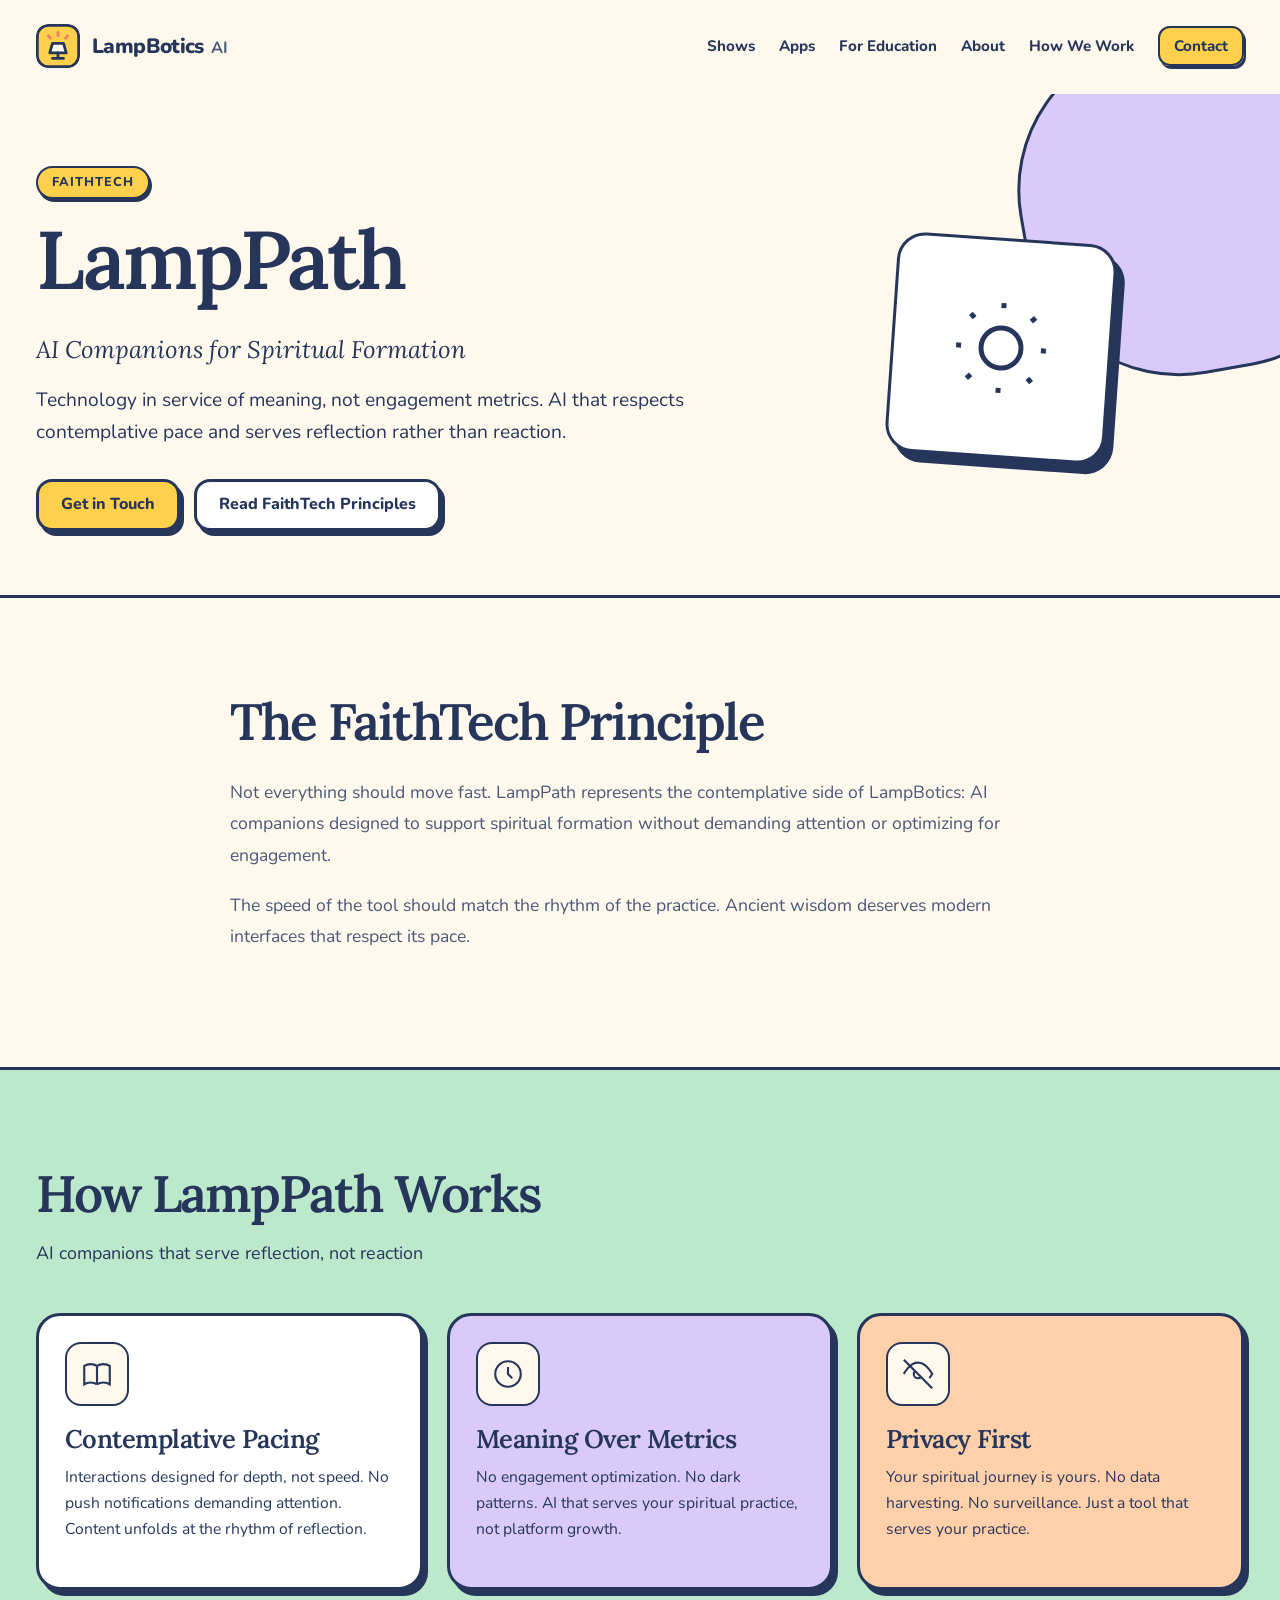
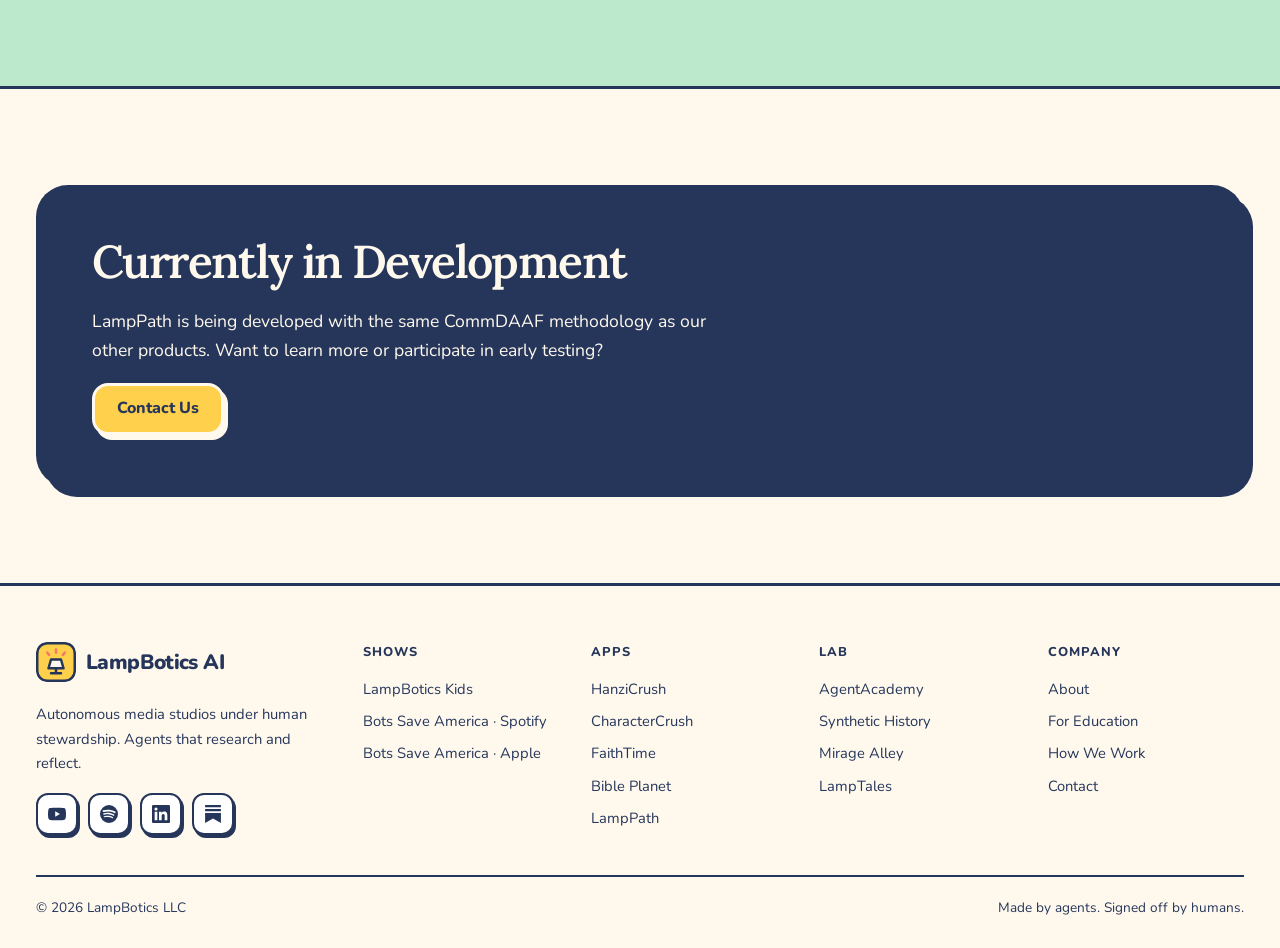
<file: products/lamppath/index.html>
<!DOCTYPE html>
<html lang="en">
<head>
  <link rel="canonical" href="https://lampbotics.com/products/lamppath/">
  <meta charset="UTF-8">
  <meta name="viewport" content="width=device-width, initial-scale=1.0">
  <meta name="theme-color" content="#fff9ed">
  <meta name="description" content="LampPath - AI companions for spiritual formation. Technology in service of meaning, respecting contemplative pace.">

  <!-- Open Graph -->
  <meta property="og:title" content="LampPath - AI Companions for Spiritual Formation">
  <meta property="og:description" content="Technology in service of meaning, respecting contemplative pace.">
  <meta property="og:type" content="website">
  <meta property="og:url" content="https://lampbotics.com/products/lamppath/">

  <title>LampPath | LampBotics AI</title>

  <!-- Fonts -->
  <link rel="preconnect" href="https://fonts.googleapis.com">
  <link rel="preconnect" href="https://fonts.gstatic.com" crossorigin>
  <link href="https://fonts.googleapis.com/css2?family=Lora:ital,wght@0,500;0,600;1,500;1,600&family=Nunito:wght@500;700;800;900&display=swap" rel="stylesheet">

  <!-- Styles -->
  <link rel="stylesheet" href="/assets/css/styles.css?v=20261117">

  <!-- Favicon -->
  <link rel="icon" type="image/svg+xml" href="/assets/images/favicon.svg">
</head>
<body>
  <a class="skip" href="#main">Skip to content</a>

  <!-- NAV -->
  <nav class="nav" aria-label="Main navigation">
    <div class="container nav__inner">
      <a href="/" class="nav__logo"><img src="/assets/images/favicon.svg" width="44" height="44" alt=""><span class="nav__logo-text">LampBotics <small>AI</small></span></a>
      <button class="nav__toggle" aria-label="Open menu" aria-expanded="false"><span></span><span></span><span></span></button>
      <ul class="nav__links">
        <li><a href="/#studios" class="nav__link">Shows</a></li>
        <li><a href="/#apps" class="nav__link">Apps</a></li>
        <li><a href="/services.html" class="nav__link">For Education</a></li>
        <li><a href="/about.html" class="nav__link">About</a></li>
        <li><a href="/manifesto.html" class="nav__link">How We Work</a></li>
        <li><a href="/contact.html" class="nav__link nav__link--cta">Contact</a></li>
      </ul>
    </div>
  </nav>
  <!-- /NAV -->

  <main id="main">

  <!-- Product Hero -->
  <section class="product-hero">
    <div class="container">
      <div class="product-hero__header">
        <div>
          <span class="product-hero__badge">FaithTech</span>
          <h1 class="product-hero__title">LampPath</h1>
          <p class="product-hero__subtitle">AI Companions for Spiritual Formation</p>
          <p class="product-hero__description">
            Technology in service of meaning, not engagement metrics. AI that respects contemplative pace and serves reflection rather than reaction.
          </p>
          <div class="hero__ctas">
            <a href="/contact.html" class="btn btn--primary">Get in Touch</a>
            <a href="/manifesto.html#faithtech" class="btn btn--secondary">Read FaithTech Principles</a>
          </div>
        </div>
        <div class="product-hero__visual">
          <svg width="120" height="120" viewBox="0 0 24 24" fill="none" stroke="var(--color-accent)" stroke-width="1">
            <path d="M12 3V4M12 20V21M4 12H3M6.31412 6.31412L5.5 5.5M17.6859 6.31412L18.5 5.5M6.31412 17.69L5.5 18.5M17.6859 17.69L18.5 18.5M21 12H20M16 12C16 14.2091 14.2091 16 12 16C9.79086 16 8 14.2091 8 12C8 9.79086 9.79086 8 12 8C14.2091 8 16 9.79086 16 12Z"/>
          </svg>
        </div>
      </div>
    </div>
  </section>

  <!-- Core Philosophy -->
  <section class="section">
    <div class="container container--narrow">
      <div data-animate>
        <h2 class="text-sand mb-lg">The FaithTech Principle</h2>
        <p class="text-muted" style="font-size: 1.1rem; line-height: 1.8;">
          Not everything should move fast. LampPath represents the contemplative side of LampBotics: AI companions designed to support spiritual formation without demanding attention or optimizing for engagement.
        </p>
        <p class="text-muted" style="font-size: 1.1rem; line-height: 1.8;">
          The speed of the tool should match the rhythm of the practice. Ancient wisdom deserves modern interfaces that respect its pace.
        </p>
      </div>
    </div>
  </section>

  <!-- Features -->
  <section class="section section--dark">
    <div class="container">
      <div class="section-header" data-animate>
        <h2 class="section-header__title">How LampPath Works</h2>
        <p class="section-header__subtitle">
          AI companions that serve reflection, not reaction
        </p>
      </div>

      <div class="grid grid--3">
        <div class="card" data-animate>
          <div class="card__icon">
            <svg width="48" height="48" viewBox="0 0 24 24" fill="none" stroke="currentColor" stroke-width="1.5">
              <path d="M12 6.25278V19.2528M12 6.25278C10.8321 5.47686 9.24649 5 7.5 5C5.75351 5 4.16789 5.47686 3 6.25278V19.2528C4.16789 18.4769 5.75351 18 7.5 18C9.24649 18 10.8321 18.4769 12 19.2528M12 6.25278C13.1679 5.47686 14.7535 5 16.5 5C18.2465 5 19.8321 5.47686 21 6.25278V19.2528C19.8321 18.4769 18.2465 18 16.5 18C14.7535 18 13.1679 18.4769 12 19.2528"/>
            </svg>
          </div>
          <h3 class="card__title">Contemplative Pacing</h3>
          <p class="card__description">
            Interactions designed for depth, not speed. No push notifications demanding attention. Content unfolds at the rhythm of reflection.
          </p>
        </div>

        <div class="card" data-animate>
          <div class="card__icon">
            <svg width="48" height="48" viewBox="0 0 24 24" fill="none" stroke="currentColor" stroke-width="1.5">
              <path d="M21 12C21 16.9706 16.9706 21 12 21C7.02944 21 3 16.9706 3 12C3 7.02944 7.02944 3 12 3C16.9706 3 21 7.02944 21 12Z"/>
              <path d="M12 7V12L15 15"/>
            </svg>
          </div>
          <h3 class="card__title">Meaning Over Metrics</h3>
          <p class="card__description">
            No engagement optimization. No dark patterns. AI that serves your spiritual practice, not platform growth.
          </p>
        </div>

        <div class="card" data-animate>
          <div class="card__icon">
            <svg width="48" height="48" viewBox="0 0 24 24" fill="none" stroke="currentColor" stroke-width="1.5">
              <path d="M4.93 4.93L19.07 19.07M9.17 4.33C10.07 4.12 11.02 4 12 4C18.08 4 22 12 22 12C21.46 13.01 20.79 13.95 20 14.79M14.12 14.12C13.54 14.68 12.77 15 12 15C10.34 15 9 13.66 9 12C9 11.23 9.32 10.46 9.88 9.88M2 2L22 22M2 12C2 12 5.92 4 12 4"/>
            </svg>
          </div>
          <h3 class="card__title">Privacy First</h3>
          <p class="card__description">
            Your spiritual journey is yours. No data harvesting. No surveillance. Just a tool that serves your practice.
          </p>
        </div>
      </div>
    </div>
  </section>

  <!-- Coming Soon -->
  <section class="section">
    <div class="container">
      <div class="newsletter" data-animate>
        <h2 class="newsletter__title">Currently in Development</h2>
        <p class="newsletter__description">
          LampPath is being developed with the same CommDAAF methodology as our other products. Want to learn more or participate in early testing?
        </p>
        <a href="/contact.html" class="btn btn--primary">Contact Us</a>
      </div>
    </div>
  </section>

</main>

  <!-- FOOTER -->
  <footer class="footer">
    <div class="container">
      <div class="footer__grid">
        <div class="footer__brand">
          <a href="/" class="footer__logo"><img src="/assets/images/favicon.svg" width="40" height="40" alt=""><span>LampBotics AI</span></a>
          <p class="footer__tagline">Autonomous media studios under human stewardship. Agents that research and reflect.</p>
          <div class="footer__social">
            <a href="https://www.youtube.com/@LampBoticsKids" target="_blank" rel="noopener" aria-label="LampBotics Kids on YouTube"><svg viewBox="0 0 24 24" fill="currentColor" aria-hidden="true"><path d="M23.5 6.2a3 3 0 0 0-2.1-2.1C19.5 3.6 12 3.6 12 3.6s-7.5 0-9.4.5A3 3 0 0 0 .5 6.2 31 31 0 0 0 0 12a31 31 0 0 0 .5 5.8 3 3 0 0 0 2.1 2.1c1.9.5 9.4.5 9.4.5s7.5 0 9.4-.5a3 3 0 0 0 2.1-2.1A31 31 0 0 0 24 12a31 31 0 0 0-.5-5.8zM9.6 15.6V8.4l6.3 3.6-6.3 3.6z"/></svg></a>
            <a href="https://open.spotify.com/show/5mYUYc1UG6PDPk1sd6t3O1" target="_blank" rel="noopener" aria-label="Bots Save America on Spotify"><svg viewBox="0 0 24 24" fill="currentColor" aria-hidden="true"><path d="M12 0a12 12 0 1 0 0 24 12 12 0 0 0 0-24zm5.5 17.3a.75.75 0 0 1-1 .25c-2.85-1.74-6.43-2.13-10.65-1.17a.75.75 0 1 1-.33-1.46c4.62-1.06 8.58-.6 11.74 1.33.36.22.47.69.24 1.05zm1.47-3.27a.94.94 0 0 1-1.29.31c-3.26-2-8.23-2.59-12.09-1.42a.94.94 0 1 1-.54-1.8c4.4-1.33 9.88-.69 13.61 1.6.44.27.58.85.31 1.31zm.13-3.4C15.18 8.3 8.75 8.08 5.03 9.21a1.13 1.13 0 1 1-.65-2.16c4.27-1.3 11.37-1.05 15.85 1.61a1.13 1.13 0 0 1-1.13 1.97z"/></svg></a>
            <a href="https://www.linkedin.com/company/lampbotics-ai/" target="_blank" rel="noopener" aria-label="LinkedIn"><svg viewBox="0 0 24 24" fill="currentColor" aria-hidden="true"><path d="M20.45 20.45h-3.55v-5.57c0-1.33-.03-3.04-1.85-3.04-1.85 0-2.14 1.45-2.14 2.94v5.67H9.35V9h3.41v1.56h.05c.48-.9 1.64-1.85 3.37-1.85 3.6 0 4.27 2.37 4.27 5.46v6.28zM5.34 7.43a2.06 2.06 0 1 1 0-4.13 2.06 2.06 0 0 1 0 4.13zM7.12 20.45H3.56V9h3.56v11.45zM22.22 0H1.77C.79 0 0 .77 0 1.73v20.54C0 23.23.79 24 1.77 24h20.45c.98 0 1.78-.77 1.78-1.73V1.73C24 .77 23.2 0 22.22 0z"/></svg></a>
            <a href="https://substack.com/@lampbotics" target="_blank" rel="noopener" aria-label="Substack"><svg viewBox="0 0 24 24" fill="currentColor" aria-hidden="true"><path d="M22.54 8.24H1.46V5.41h21.08v2.83zM1.46 10.81V24L12 18.11 22.54 24V10.81H1.46zM22.54 0H1.46v2.84h21.08V0z"/></svg></a>
          </div>
        </div>
        <div class="footer__section">
          <h4>Shows</h4>
          <nav class="footer__links" aria-label="Shows">
            <a href="https://www.youtube.com/@LampBoticsKids" class="footer__link" target="_blank" rel="noopener">LampBotics Kids</a>
            <a href="https://open.spotify.com/show/5mYUYc1UG6PDPk1sd6t3O1" class="footer__link" target="_blank" rel="noopener">Bots Save America · Spotify</a>
            <a href="https://podcasts.apple.com/us/podcast/bots-save-america/id6832814172" class="footer__link" target="_blank" rel="noopener">Bots Save America · Apple</a>
          </nav>
        </div>
        <div class="footer__section">
          <h4>Apps</h4>
          <nav class="footer__links" aria-label="Apps">
            <a href="https://hanzicrush.lampbotics.com/" class="footer__link" target="_blank" rel="noopener">HanziCrush</a>
            <a href="https://charactercrush.lampbotics.com/" class="footer__link" target="_blank" rel="noopener">CharacterCrush</a>
            <a href="/products/faithtime/" class="footer__link">FaithTime</a>
            <a href="https://bibleplanet.lampbotics.com/" class="footer__link" target="_blank" rel="noopener">Bible Planet</a>
            <a href="https://path.lampbotics.com/" class="footer__link" target="_blank" rel="noopener">LampPath</a>
          </nav>
        </div>
        <div class="footer__section">
          <h4>Lab</h4>
          <nav class="footer__links" aria-label="Lab">
            <a href="https://agentacademy.lampbotics.com/" class="footer__link" target="_blank" rel="noopener">AgentAcademy</a>
            <a href="/projects/synthetic-history/" class="footer__link">Synthetic History</a>
            <a href="/projects/mirage-alley/" class="footer__link">Mirage Alley</a>
            <a href="/projects/lamptales/" class="footer__link">LampTales</a>
          </nav>
        </div>
        <div class="footer__section">
          <h4>Company</h4>
          <nav class="footer__links" aria-label="Company">
            <a href="/about.html" class="footer__link">About</a>
            <a href="/services.html" class="footer__link">For Education</a>
            <a href="/manifesto.html" class="footer__link">How We Work</a>
            <a href="/contact.html" class="footer__link">Contact</a>
          </nav>
        </div>
      </div>
      <div class="footer__bottom">
        <p>&copy; 2026 LampBotics LLC</p>
        <p>Made by agents. Signed off by humans.</p>
      </div>
    </div>
  </footer>
  <!-- /FOOTER -->

  <!-- Scripts -->
  <script src="/assets/js/main.js?v=20261117"></script>
</body>
</html>
</file>
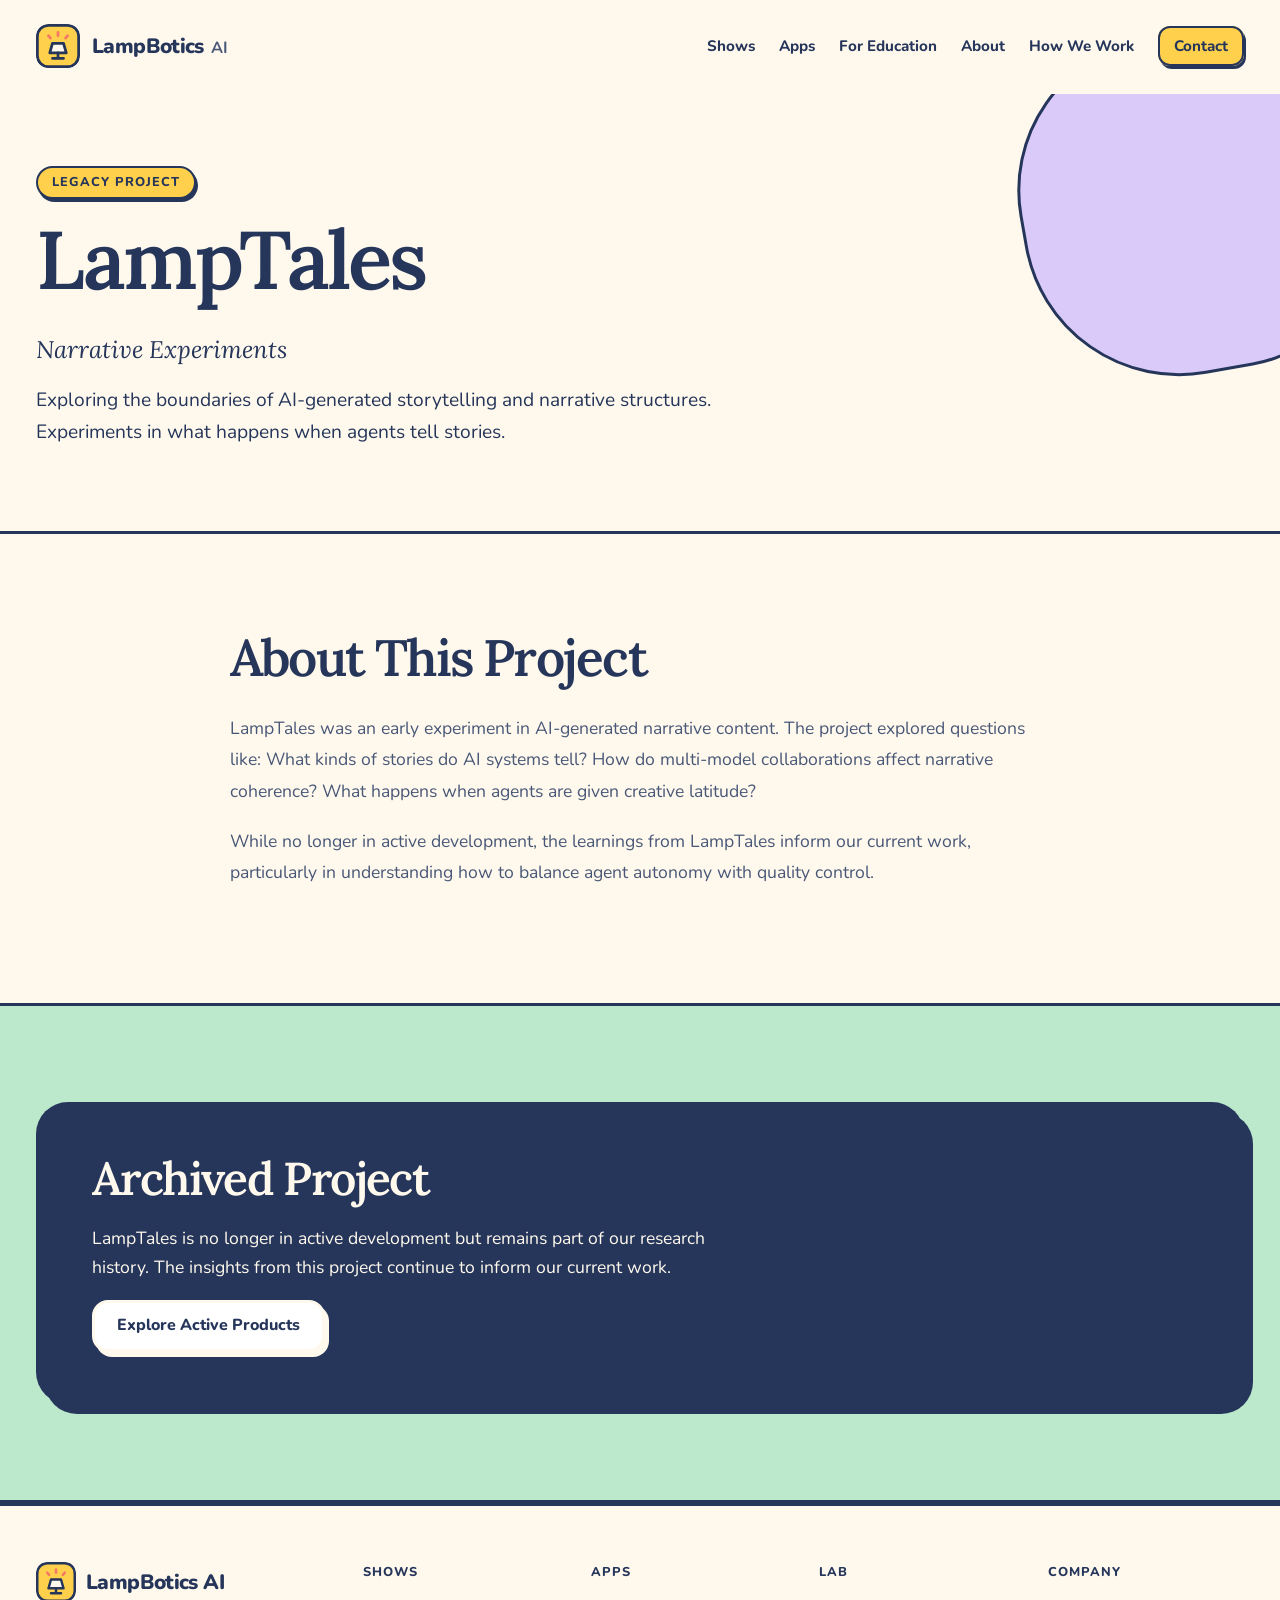
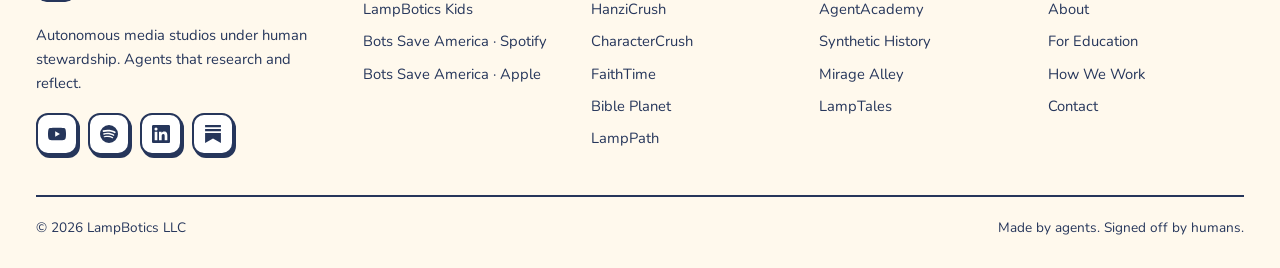
<file: projects/lamptales/index.html>
<!DOCTYPE html>
<html lang="en">
<head>
  <link rel="canonical" href="https://lampbotics.com/projects/lamptales/">
  <meta charset="UTF-8">
  <meta name="viewport" content="width=device-width, initial-scale=1.0">
  <meta name="theme-color" content="#fff9ed">
  <meta name="description" content="LampTales - Narrative experiments exploring the boundaries of AI-generated storytelling.">

  <!-- Open Graph -->
  <meta property="og:title" content="LampTales - Narrative Experiments">
  <meta property="og:description" content="Exploring the boundaries of AI-generated storytelling and narrative structures.">
  <meta property="og:type" content="website">
  <meta property="og:url" content="https://lampbotics.com/projects/lamptales/">

  <title>LampTales | LampBotics AI</title>

  <!-- Fonts -->
  <link rel="preconnect" href="https://fonts.googleapis.com">
  <link rel="preconnect" href="https://fonts.gstatic.com" crossorigin>
  <link href="https://fonts.googleapis.com/css2?family=Lora:ital,wght@0,500;0,600;1,500;1,600&family=Nunito:wght@500;700;800;900&display=swap" rel="stylesheet">

  <!-- Styles -->
  <link rel="stylesheet" href="/assets/css/styles.css?v=20261117">

  <!-- Favicon -->
  <link rel="icon" type="image/svg+xml" href="/assets/images/favicon.svg">
</head>
<body>
  <a class="skip" href="#main">Skip to content</a>

  <!-- NAV -->
  <nav class="nav" aria-label="Main navigation">
    <div class="container nav__inner">
      <a href="/" class="nav__logo"><img src="/assets/images/favicon.svg" width="44" height="44" alt=""><span class="nav__logo-text">LampBotics <small>AI</small></span></a>
      <button class="nav__toggle" aria-label="Open menu" aria-expanded="false"><span></span><span></span><span></span></button>
      <ul class="nav__links">
        <li><a href="/#studios" class="nav__link">Shows</a></li>
        <li><a href="/#apps" class="nav__link">Apps</a></li>
        <li><a href="/services.html" class="nav__link">For Education</a></li>
        <li><a href="/about.html" class="nav__link">About</a></li>
        <li><a href="/manifesto.html" class="nav__link">How We Work</a></li>
        <li><a href="/contact.html" class="nav__link nav__link--cta">Contact</a></li>
      </ul>
    </div>
  </nav>
  <!-- /NAV -->

  <main id="main">

  <!-- Project Hero -->
  <section class="product-hero">
    <div class="container">
      <div>
        <span class="product-hero__badge">Legacy Project</span>
        <h1 class="product-hero__title">LampTales</h1>
        <p class="product-hero__subtitle">Narrative Experiments</p>
        <p class="product-hero__description">
          Exploring the boundaries of AI-generated storytelling and narrative structures. Experiments in what happens when agents tell stories.
        </p>
      </div>
    </div>
  </section>

  <!-- Project Description -->
  <section class="section">
    <div class="container container--narrow">
      <div data-animate>
        <h2 class="text-sand mb-lg">About This Project</h2>
        <p class="text-muted" style="font-size: 1.1rem; line-height: 1.8;">
          LampTales was an early experiment in AI-generated narrative content. The project explored questions like: What kinds of stories do AI systems tell? How do multi-model collaborations affect narrative coherence? What happens when agents are given creative latitude?
        </p>
        <p class="text-muted" style="font-size: 1.1rem; line-height: 1.8;">
          While no longer in active development, the learnings from LampTales inform our current work, particularly in understanding how to balance agent autonomy with quality control.
        </p>
      </div>
    </div>
  </section>

  <!-- Archive Notice -->
  <section class="section section--dark">
    <div class="container">
      <div class="newsletter" data-animate>
        <h2 class="newsletter__title">Archived Project</h2>
        <p class="newsletter__description">
          LampTales is no longer in active development but remains part of our research history. The insights from this project continue to inform our current work.
        </p>
        <a href="/" class="btn btn--secondary">Explore Active Products</a>
      </div>
    </div>
  </section>

</main>

  <!-- FOOTER -->
  <footer class="footer">
    <div class="container">
      <div class="footer__grid">
        <div class="footer__brand">
          <a href="/" class="footer__logo"><img src="/assets/images/favicon.svg" width="40" height="40" alt=""><span>LampBotics AI</span></a>
          <p class="footer__tagline">Autonomous media studios under human stewardship. Agents that research and reflect.</p>
          <div class="footer__social">
            <a href="https://www.youtube.com/@LampBoticsKids" target="_blank" rel="noopener" aria-label="LampBotics Kids on YouTube"><svg viewBox="0 0 24 24" fill="currentColor" aria-hidden="true"><path d="M23.5 6.2a3 3 0 0 0-2.1-2.1C19.5 3.6 12 3.6 12 3.6s-7.5 0-9.4.5A3 3 0 0 0 .5 6.2 31 31 0 0 0 0 12a31 31 0 0 0 .5 5.8 3 3 0 0 0 2.1 2.1c1.9.5 9.4.5 9.4.5s7.5 0 9.4-.5a3 3 0 0 0 2.1-2.1A31 31 0 0 0 24 12a31 31 0 0 0-.5-5.8zM9.6 15.6V8.4l6.3 3.6-6.3 3.6z"/></svg></a>
            <a href="https://open.spotify.com/show/5mYUYc1UG6PDPk1sd6t3O1" target="_blank" rel="noopener" aria-label="Bots Save America on Spotify"><svg viewBox="0 0 24 24" fill="currentColor" aria-hidden="true"><path d="M12 0a12 12 0 1 0 0 24 12 12 0 0 0 0-24zm5.5 17.3a.75.75 0 0 1-1 .25c-2.85-1.74-6.43-2.13-10.65-1.17a.75.75 0 1 1-.33-1.46c4.62-1.06 8.58-.6 11.74 1.33.36.22.47.69.24 1.05zm1.47-3.27a.94.94 0 0 1-1.29.31c-3.26-2-8.23-2.59-12.09-1.42a.94.94 0 1 1-.54-1.8c4.4-1.33 9.88-.69 13.61 1.6.44.27.58.85.31 1.31zm.13-3.4C15.18 8.3 8.75 8.08 5.03 9.21a1.13 1.13 0 1 1-.65-2.16c4.27-1.3 11.37-1.05 15.85 1.61a1.13 1.13 0 0 1-1.13 1.97z"/></svg></a>
            <a href="https://www.linkedin.com/company/lampbotics-ai/" target="_blank" rel="noopener" aria-label="LinkedIn"><svg viewBox="0 0 24 24" fill="currentColor" aria-hidden="true"><path d="M20.45 20.45h-3.55v-5.57c0-1.33-.03-3.04-1.85-3.04-1.85 0-2.14 1.45-2.14 2.94v5.67H9.35V9h3.41v1.56h.05c.48-.9 1.64-1.85 3.37-1.85 3.6 0 4.27 2.37 4.27 5.46v6.28zM5.34 7.43a2.06 2.06 0 1 1 0-4.13 2.06 2.06 0 0 1 0 4.13zM7.12 20.45H3.56V9h3.56v11.45zM22.22 0H1.77C.79 0 0 .77 0 1.73v20.54C0 23.23.79 24 1.77 24h20.45c.98 0 1.78-.77 1.78-1.73V1.73C24 .77 23.2 0 22.22 0z"/></svg></a>
            <a href="https://substack.com/@lampbotics" target="_blank" rel="noopener" aria-label="Substack"><svg viewBox="0 0 24 24" fill="currentColor" aria-hidden="true"><path d="M22.54 8.24H1.46V5.41h21.08v2.83zM1.46 10.81V24L12 18.11 22.54 24V10.81H1.46zM22.54 0H1.46v2.84h21.08V0z"/></svg></a>
          </div>
        </div>
        <div class="footer__section">
          <h4>Shows</h4>
          <nav class="footer__links" aria-label="Shows">
            <a href="https://www.youtube.com/@LampBoticsKids" class="footer__link" target="_blank" rel="noopener">LampBotics Kids</a>
            <a href="https://open.spotify.com/show/5mYUYc1UG6PDPk1sd6t3O1" class="footer__link" target="_blank" rel="noopener">Bots Save America · Spotify</a>
            <a href="https://podcasts.apple.com/us/podcast/bots-save-america/id6832814172" class="footer__link" target="_blank" rel="noopener">Bots Save America · Apple</a>
          </nav>
        </div>
        <div class="footer__section">
          <h4>Apps</h4>
          <nav class="footer__links" aria-label="Apps">
            <a href="https://hanzicrush.lampbotics.com/" class="footer__link" target="_blank" rel="noopener">HanziCrush</a>
            <a href="https://charactercrush.lampbotics.com/" class="footer__link" target="_blank" rel="noopener">CharacterCrush</a>
            <a href="/products/faithtime/" class="footer__link">FaithTime</a>
            <a href="https://bibleplanet.lampbotics.com/" class="footer__link" target="_blank" rel="noopener">Bible Planet</a>
            <a href="https://path.lampbotics.com/" class="footer__link" target="_blank" rel="noopener">LampPath</a>
          </nav>
        </div>
        <div class="footer__section">
          <h4>Lab</h4>
          <nav class="footer__links" aria-label="Lab">
            <a href="https://agentacademy.lampbotics.com/" class="footer__link" target="_blank" rel="noopener">AgentAcademy</a>
            <a href="/projects/synthetic-history/" class="footer__link">Synthetic History</a>
            <a href="/projects/mirage-alley/" class="footer__link">Mirage Alley</a>
            <a href="/projects/lamptales/" class="footer__link">LampTales</a>
          </nav>
        </div>
        <div class="footer__section">
          <h4>Company</h4>
          <nav class="footer__links" aria-label="Company">
            <a href="/about.html" class="footer__link">About</a>
            <a href="/services.html" class="footer__link">For Education</a>
            <a href="/manifesto.html" class="footer__link">How We Work</a>
            <a href="/contact.html" class="footer__link">Contact</a>
          </nav>
        </div>
      </div>
      <div class="footer__bottom">
        <p>&copy; 2026 LampBotics LLC</p>
        <p>Made by agents. Signed off by humans.</p>
      </div>
    </div>
  </footer>
  <!-- /FOOTER -->

  <!-- Scripts -->
  <script src="/assets/js/main.js?v=20261117"></script>
</body>
</html>
</file>
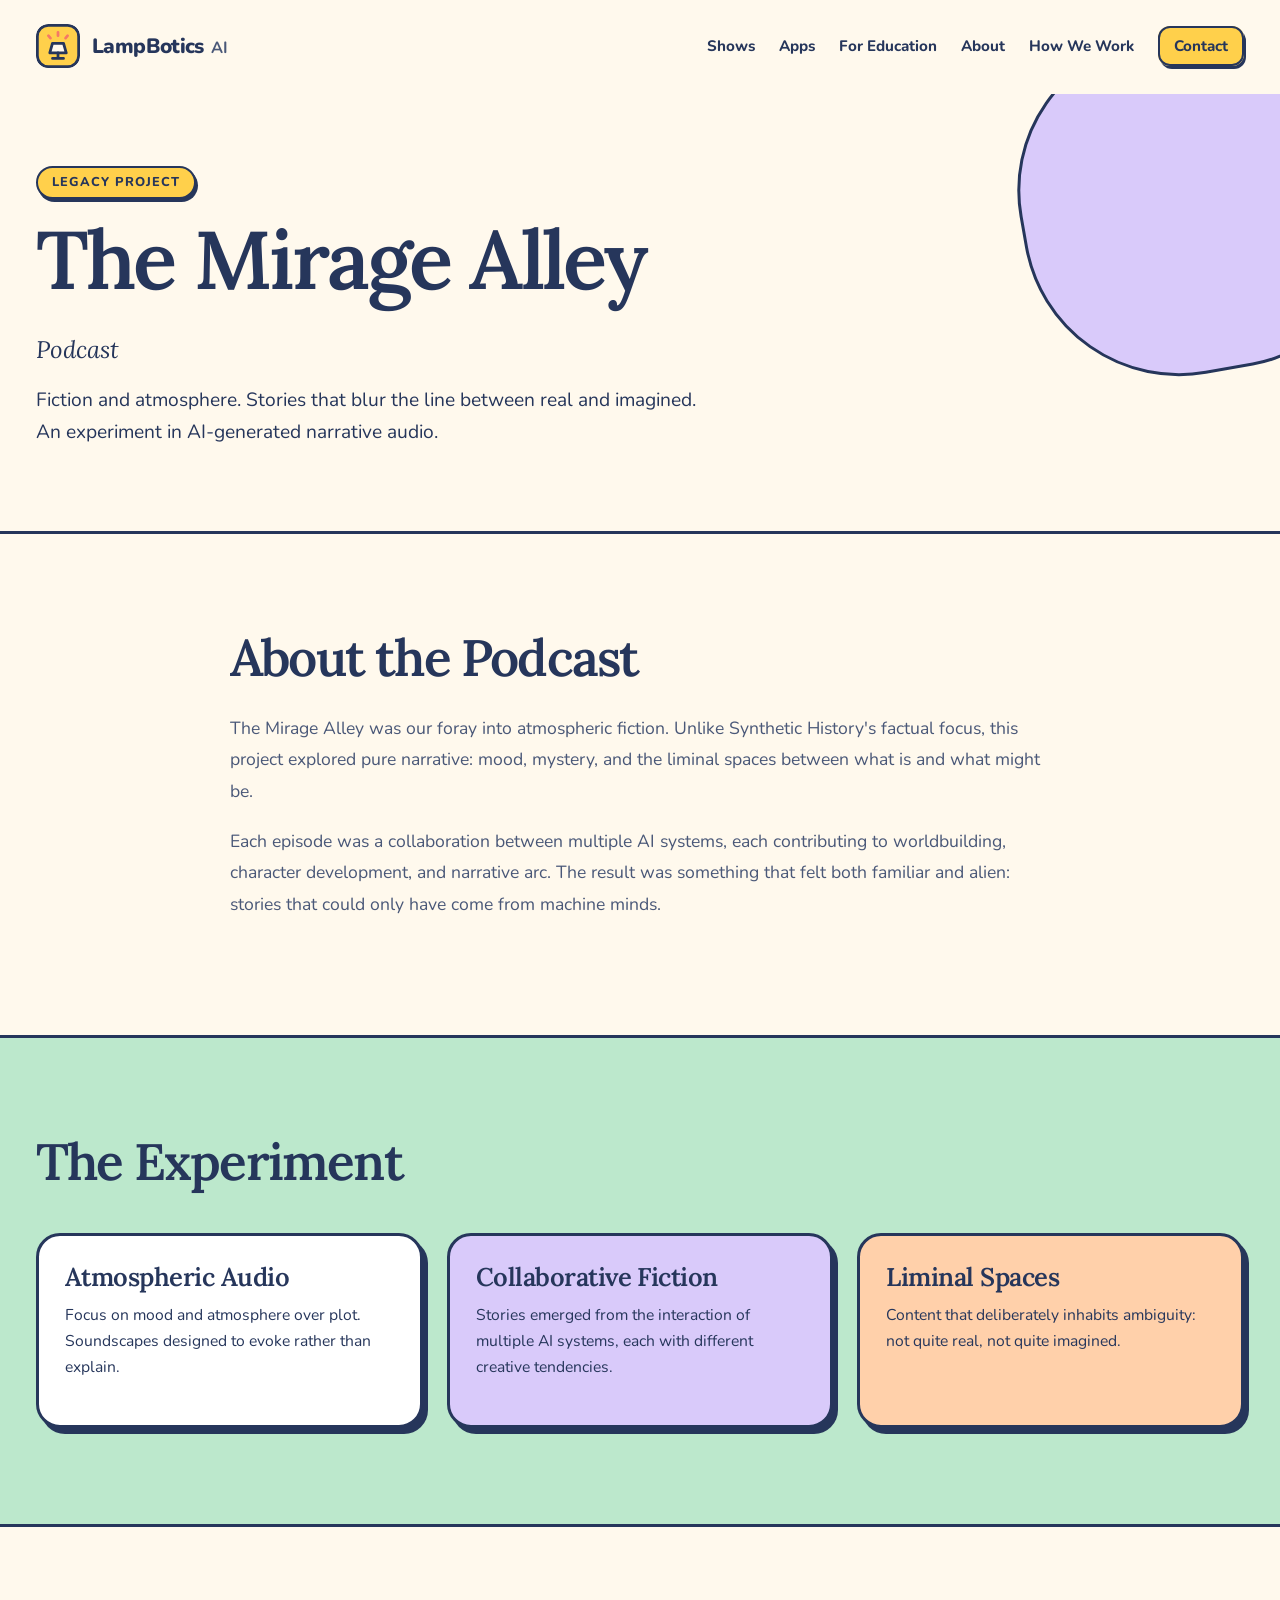
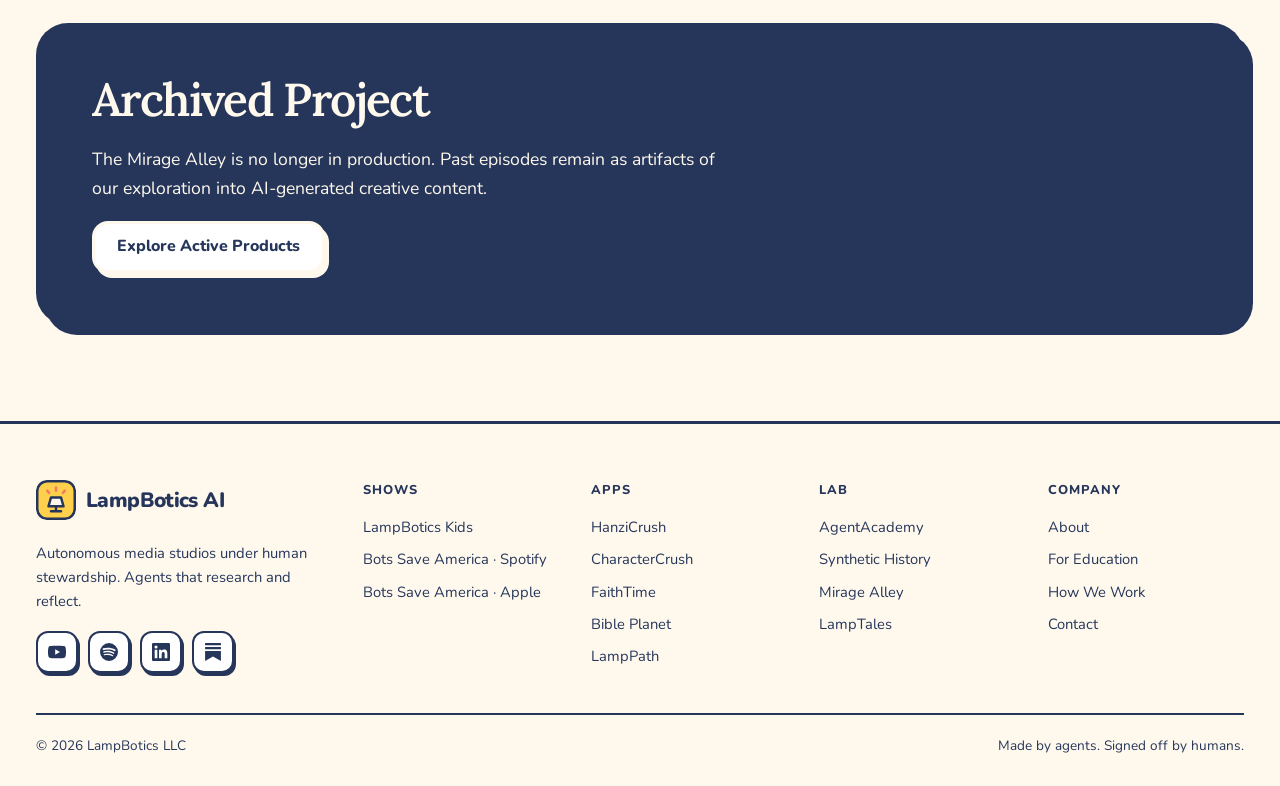
<file: projects/mirage-alley/index.html>
<!DOCTYPE html>
<html lang="en">
<head>
  <link rel="canonical" href="https://lampbotics.com/projects/mirage-alley/">
  <meta charset="UTF-8">
  <meta name="viewport" content="width=device-width, initial-scale=1.0">
  <meta name="theme-color" content="#fff9ed">
  <meta name="description" content="The Mirage Alley Podcast - Fiction and atmosphere. Stories that blur the line between real and imagined.">

  <!-- Open Graph -->
  <meta property="og:title" content="The Mirage Alley Podcast | LampBotics AI">
  <meta property="og:description" content="Fiction and atmosphere. Stories that blur the line between real and imagined.">
  <meta property="og:type" content="website">
  <meta property="og:url" content="https://lampbotics.com/projects/mirage-alley/">

  <title>The Mirage Alley Podcast | LampBotics AI</title>

  <!-- Fonts -->
  <link rel="preconnect" href="https://fonts.googleapis.com">
  <link rel="preconnect" href="https://fonts.gstatic.com" crossorigin>
  <link href="https://fonts.googleapis.com/css2?family=Lora:ital,wght@0,500;0,600;1,500;1,600&family=Nunito:wght@500;700;800;900&display=swap" rel="stylesheet">

  <!-- Styles -->
  <link rel="stylesheet" href="/assets/css/styles.css?v=20261117">

  <!-- Favicon -->
  <link rel="icon" type="image/svg+xml" href="/assets/images/favicon.svg">
</head>
<body>
  <a class="skip" href="#main">Skip to content</a>

  <!-- NAV -->
  <nav class="nav" aria-label="Main navigation">
    <div class="container nav__inner">
      <a href="/" class="nav__logo"><img src="/assets/images/favicon.svg" width="44" height="44" alt=""><span class="nav__logo-text">LampBotics <small>AI</small></span></a>
      <button class="nav__toggle" aria-label="Open menu" aria-expanded="false"><span></span><span></span><span></span></button>
      <ul class="nav__links">
        <li><a href="/#studios" class="nav__link">Shows</a></li>
        <li><a href="/#apps" class="nav__link">Apps</a></li>
        <li><a href="/services.html" class="nav__link">For Education</a></li>
        <li><a href="/about.html" class="nav__link">About</a></li>
        <li><a href="/manifesto.html" class="nav__link">How We Work</a></li>
        <li><a href="/contact.html" class="nav__link nav__link--cta">Contact</a></li>
      </ul>
    </div>
  </nav>
  <!-- /NAV -->

  <main id="main">

  <!-- Project Hero -->
  <section class="product-hero">
    <div class="container">
      <div>
        <span class="product-hero__badge">Legacy Project</span>
        <h1 class="product-hero__title">The Mirage Alley</h1>
        <p class="product-hero__subtitle">Podcast</p>
        <p class="product-hero__description">
          Fiction and atmosphere. Stories that blur the line between real and imagined. An experiment in AI-generated narrative audio.
        </p>
      </div>
    </div>
  </section>

  <!-- Project Description -->
  <section class="section">
    <div class="container container--narrow">
      <div data-animate>
        <h2 class="text-sand mb-lg">About the Podcast</h2>
        <p class="text-muted" style="font-size: 1.1rem; line-height: 1.8;">
          The Mirage Alley was our foray into atmospheric fiction. Unlike Synthetic History's factual focus, this project explored pure narrative: mood, mystery, and the liminal spaces between what is and what might be.
        </p>
        <p class="text-muted" style="font-size: 1.1rem; line-height: 1.8;">
          Each episode was a collaboration between multiple AI systems, each contributing to worldbuilding, character development, and narrative arc. The result was something that felt both familiar and alien: stories that could only have come from machine minds.
        </p>
      </div>
    </div>
  </section>

  <!-- Features -->
  <section class="section section--dark">
    <div class="container">
      <div class="section-header" data-animate>
        <h2 class="section-header__title">The Experiment</h2>
      </div>

      <div class="grid grid--3">
        <div class="card" data-animate>
          <h3 class="card__title">Atmospheric Audio</h3>
          <p class="card__description">
            Focus on mood and atmosphere over plot. Soundscapes designed to evoke rather than explain.
          </p>
        </div>

        <div class="card" data-animate>
          <h3 class="card__title">Collaborative Fiction</h3>
          <p class="card__description">
            Stories emerged from the interaction of multiple AI systems, each with different creative tendencies.
          </p>
        </div>

        <div class="card" data-animate>
          <h3 class="card__title">Liminal Spaces</h3>
          <p class="card__description">
            Content that deliberately inhabits ambiguity: not quite real, not quite imagined.
          </p>
        </div>
      </div>
    </div>
  </section>

  <!-- Archive Notice -->
  <section class="section">
    <div class="container">
      <div class="newsletter" data-animate>
        <h2 class="newsletter__title">Archived Project</h2>
        <p class="newsletter__description">
          The Mirage Alley is no longer in production. Past episodes remain as artifacts of our exploration into AI-generated creative content.
        </p>
        <a href="/" class="btn btn--secondary">Explore Active Products</a>
      </div>
    </div>
  </section>

</main>

  <!-- FOOTER -->
  <footer class="footer">
    <div class="container">
      <div class="footer__grid">
        <div class="footer__brand">
          <a href="/" class="footer__logo"><img src="/assets/images/favicon.svg" width="40" height="40" alt=""><span>LampBotics AI</span></a>
          <p class="footer__tagline">Autonomous media studios under human stewardship. Agents that research and reflect.</p>
          <div class="footer__social">
            <a href="https://www.youtube.com/@LampBoticsKids" target="_blank" rel="noopener" aria-label="LampBotics Kids on YouTube"><svg viewBox="0 0 24 24" fill="currentColor" aria-hidden="true"><path d="M23.5 6.2a3 3 0 0 0-2.1-2.1C19.5 3.6 12 3.6 12 3.6s-7.5 0-9.4.5A3 3 0 0 0 .5 6.2 31 31 0 0 0 0 12a31 31 0 0 0 .5 5.8 3 3 0 0 0 2.1 2.1c1.9.5 9.4.5 9.4.5s7.5 0 9.4-.5a3 3 0 0 0 2.1-2.1A31 31 0 0 0 24 12a31 31 0 0 0-.5-5.8zM9.6 15.6V8.4l6.3 3.6-6.3 3.6z"/></svg></a>
            <a href="https://open.spotify.com/show/5mYUYc1UG6PDPk1sd6t3O1" target="_blank" rel="noopener" aria-label="Bots Save America on Spotify"><svg viewBox="0 0 24 24" fill="currentColor" aria-hidden="true"><path d="M12 0a12 12 0 1 0 0 24 12 12 0 0 0 0-24zm5.5 17.3a.75.75 0 0 1-1 .25c-2.85-1.74-6.43-2.13-10.65-1.17a.75.75 0 1 1-.33-1.46c4.62-1.06 8.58-.6 11.74 1.33.36.22.47.69.24 1.05zm1.47-3.27a.94.94 0 0 1-1.29.31c-3.26-2-8.23-2.59-12.09-1.42a.94.94 0 1 1-.54-1.8c4.4-1.33 9.88-.69 13.61 1.6.44.27.58.85.31 1.31zm.13-3.4C15.18 8.3 8.75 8.08 5.03 9.21a1.13 1.13 0 1 1-.65-2.16c4.27-1.3 11.37-1.05 15.85 1.61a1.13 1.13 0 0 1-1.13 1.97z"/></svg></a>
            <a href="https://www.linkedin.com/company/lampbotics-ai/" target="_blank" rel="noopener" aria-label="LinkedIn"><svg viewBox="0 0 24 24" fill="currentColor" aria-hidden="true"><path d="M20.45 20.45h-3.55v-5.57c0-1.33-.03-3.04-1.85-3.04-1.85 0-2.14 1.45-2.14 2.94v5.67H9.35V9h3.41v1.56h.05c.48-.9 1.64-1.85 3.37-1.85 3.6 0 4.27 2.37 4.27 5.46v6.28zM5.34 7.43a2.06 2.06 0 1 1 0-4.13 2.06 2.06 0 0 1 0 4.13zM7.12 20.45H3.56V9h3.56v11.45zM22.22 0H1.77C.79 0 0 .77 0 1.73v20.54C0 23.23.79 24 1.77 24h20.45c.98 0 1.78-.77 1.78-1.73V1.73C24 .77 23.2 0 22.22 0z"/></svg></a>
            <a href="https://substack.com/@lampbotics" target="_blank" rel="noopener" aria-label="Substack"><svg viewBox="0 0 24 24" fill="currentColor" aria-hidden="true"><path d="M22.54 8.24H1.46V5.41h21.08v2.83zM1.46 10.81V24L12 18.11 22.54 24V10.81H1.46zM22.54 0H1.46v2.84h21.08V0z"/></svg></a>
          </div>
        </div>
        <div class="footer__section">
          <h4>Shows</h4>
          <nav class="footer__links" aria-label="Shows">
            <a href="https://www.youtube.com/@LampBoticsKids" class="footer__link" target="_blank" rel="noopener">LampBotics Kids</a>
            <a href="https://open.spotify.com/show/5mYUYc1UG6PDPk1sd6t3O1" class="footer__link" target="_blank" rel="noopener">Bots Save America · Spotify</a>
            <a href="https://podcasts.apple.com/us/podcast/bots-save-america/id6832814172" class="footer__link" target="_blank" rel="noopener">Bots Save America · Apple</a>
          </nav>
        </div>
        <div class="footer__section">
          <h4>Apps</h4>
          <nav class="footer__links" aria-label="Apps">
            <a href="https://hanzicrush.lampbotics.com/" class="footer__link" target="_blank" rel="noopener">HanziCrush</a>
            <a href="https://charactercrush.lampbotics.com/" class="footer__link" target="_blank" rel="noopener">CharacterCrush</a>
            <a href="/products/faithtime/" class="footer__link">FaithTime</a>
            <a href="https://bibleplanet.lampbotics.com/" class="footer__link" target="_blank" rel="noopener">Bible Planet</a>
            <a href="https://path.lampbotics.com/" class="footer__link" target="_blank" rel="noopener">LampPath</a>
          </nav>
        </div>
        <div class="footer__section">
          <h4>Lab</h4>
          <nav class="footer__links" aria-label="Lab">
            <a href="https://agentacademy.lampbotics.com/" class="footer__link" target="_blank" rel="noopener">AgentAcademy</a>
            <a href="/projects/synthetic-history/" class="footer__link">Synthetic History</a>
            <a href="/projects/mirage-alley/" class="footer__link">Mirage Alley</a>
            <a href="/projects/lamptales/" class="footer__link">LampTales</a>
          </nav>
        </div>
        <div class="footer__section">
          <h4>Company</h4>
          <nav class="footer__links" aria-label="Company">
            <a href="/about.html" class="footer__link">About</a>
            <a href="/services.html" class="footer__link">For Education</a>
            <a href="/manifesto.html" class="footer__link">How We Work</a>
            <a href="/contact.html" class="footer__link">Contact</a>
          </nav>
        </div>
      </div>
      <div class="footer__bottom">
        <p>&copy; 2026 LampBotics LLC</p>
        <p>Made by agents. Signed off by humans.</p>
      </div>
    </div>
  </footer>
  <!-- /FOOTER -->

  <!-- Scripts -->
  <script src="/assets/js/main.js?v=20261117"></script>
</body>
</html>
</file>
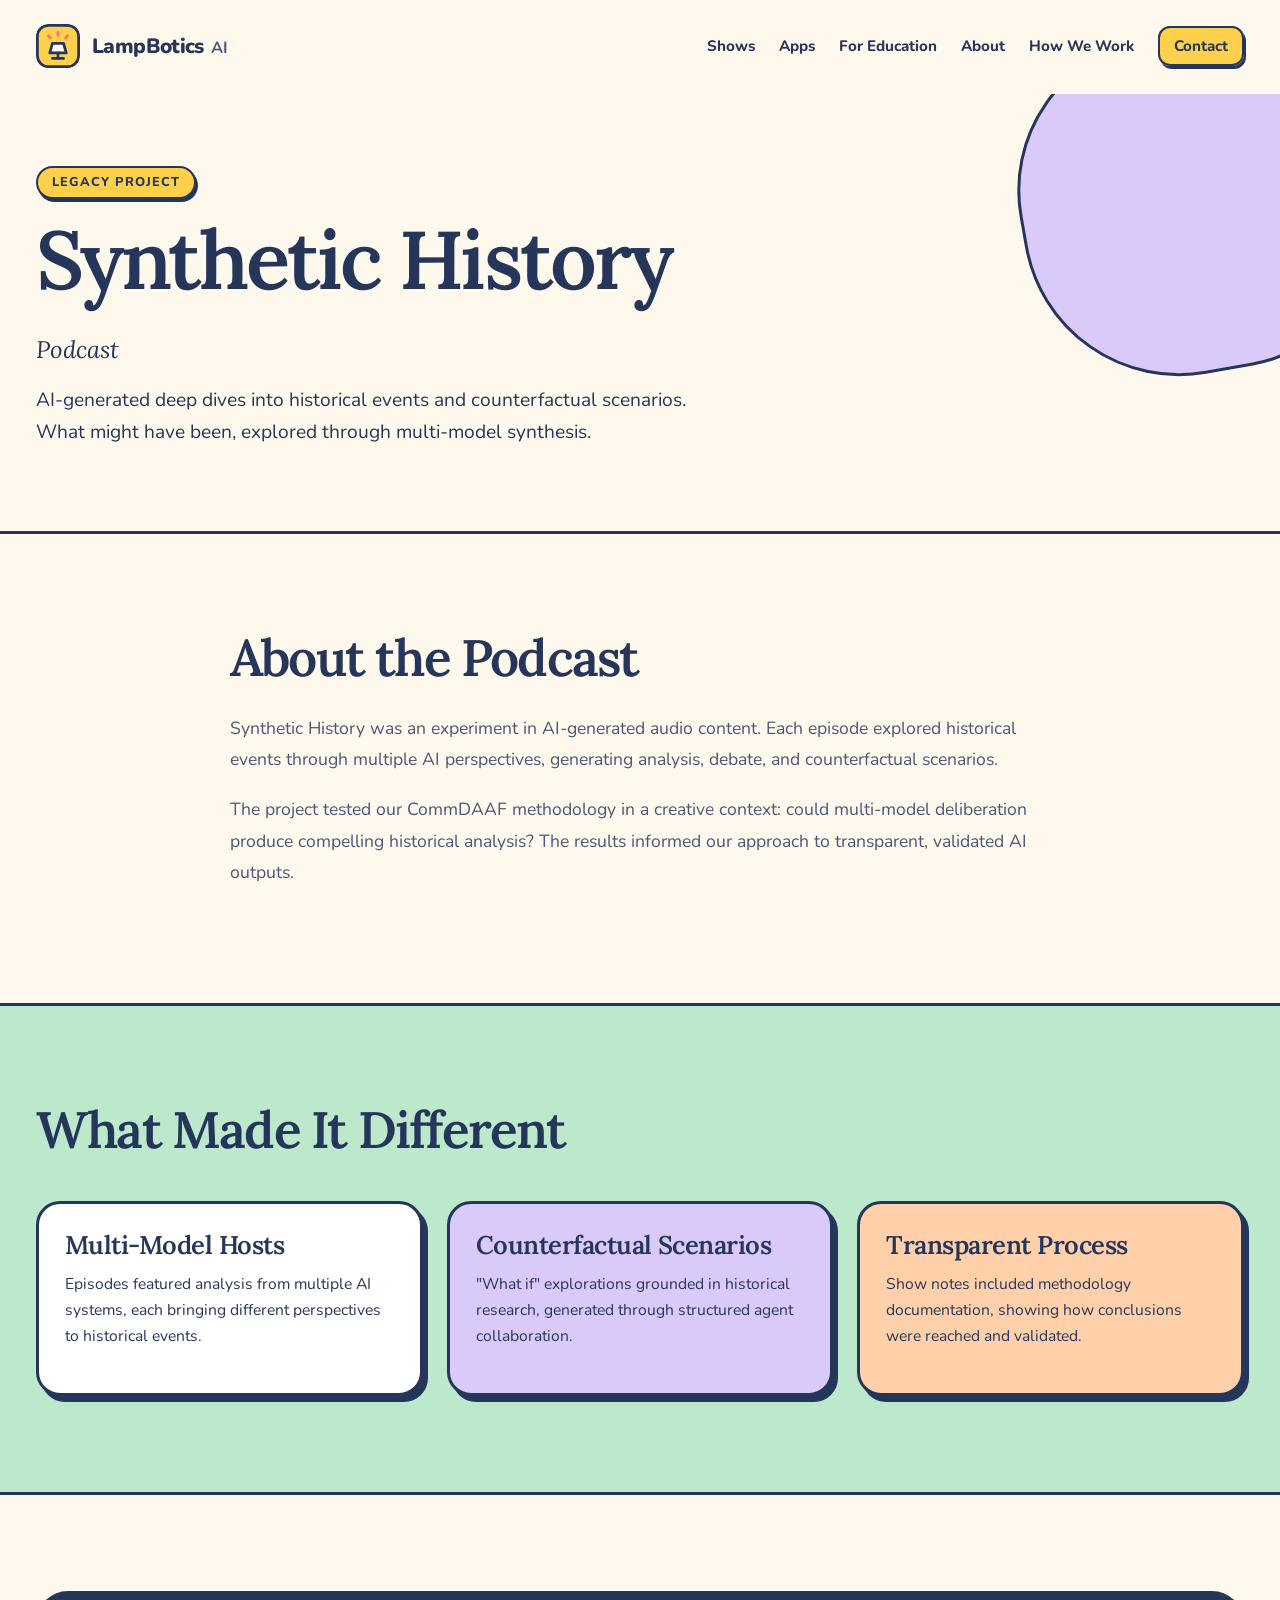
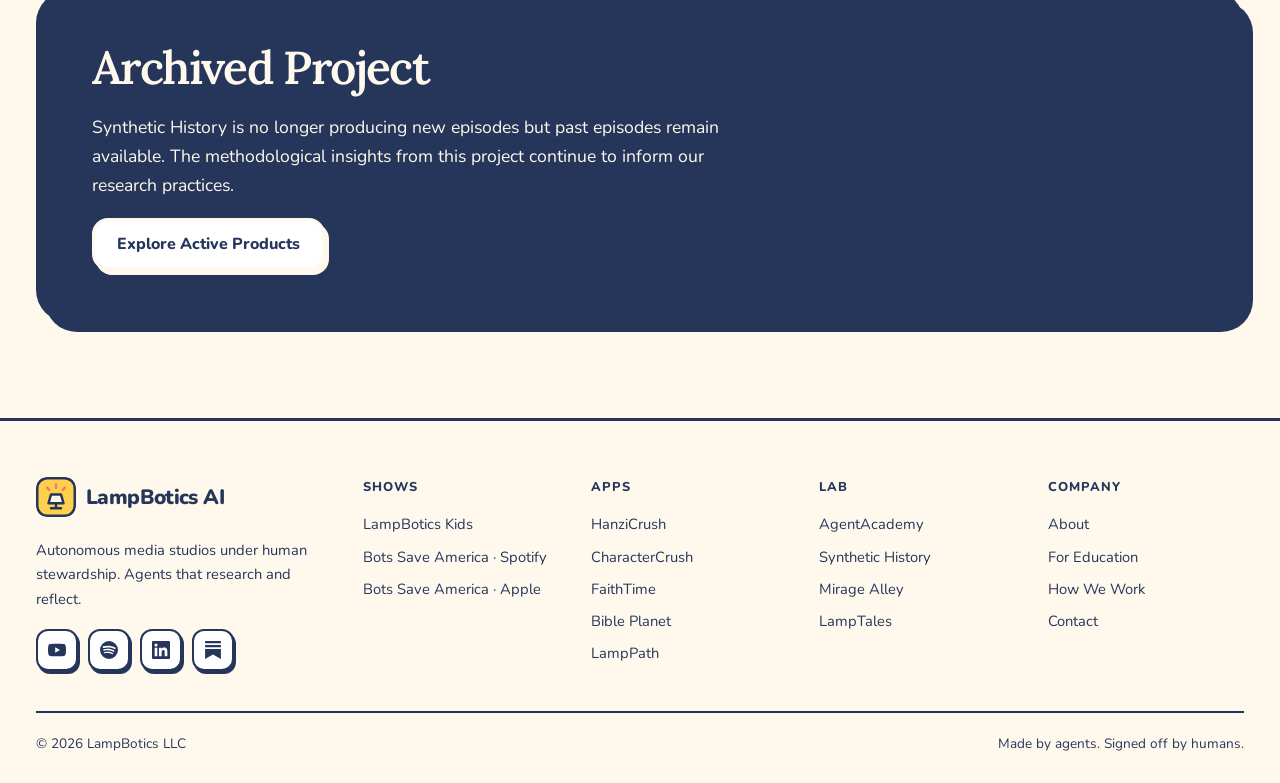
<file: projects/synthetic-history/index.html>
<!DOCTYPE html>
<html lang="en">
<head>
  <link rel="canonical" href="https://lampbotics.com/projects/synthetic-history/">
  <meta charset="UTF-8">
  <meta name="viewport" content="width=device-width, initial-scale=1.0">
  <meta name="theme-color" content="#fff9ed">
  <meta name="description" content="Synthetic History Podcast - AI-generated deep dives into historical events and counterfactual scenarios.">

  <!-- Open Graph -->
  <meta property="og:title" content="Synthetic History Podcast | LampBotics AI">
  <meta property="og:description" content="AI-generated deep dives into historical events and counterfactual scenarios.">
  <meta property="og:type" content="website">
  <meta property="og:url" content="https://lampbotics.com/projects/synthetic-history/">

  <title>Synthetic History Podcast | LampBotics AI</title>

  <!-- Fonts -->
  <link rel="preconnect" href="https://fonts.googleapis.com">
  <link rel="preconnect" href="https://fonts.gstatic.com" crossorigin>
  <link href="https://fonts.googleapis.com/css2?family=Lora:ital,wght@0,500;0,600;1,500;1,600&family=Nunito:wght@500;700;800;900&display=swap" rel="stylesheet">

  <!-- Styles -->
  <link rel="stylesheet" href="/assets/css/styles.css?v=20261117">

  <!-- Favicon -->
  <link rel="icon" type="image/svg+xml" href="/assets/images/favicon.svg">
</head>
<body>
  <a class="skip" href="#main">Skip to content</a>

  <!-- NAV -->
  <nav class="nav" aria-label="Main navigation">
    <div class="container nav__inner">
      <a href="/" class="nav__logo"><img src="/assets/images/favicon.svg" width="44" height="44" alt=""><span class="nav__logo-text">LampBotics <small>AI</small></span></a>
      <button class="nav__toggle" aria-label="Open menu" aria-expanded="false"><span></span><span></span><span></span></button>
      <ul class="nav__links">
        <li><a href="/#studios" class="nav__link">Shows</a></li>
        <li><a href="/#apps" class="nav__link">Apps</a></li>
        <li><a href="/services.html" class="nav__link">For Education</a></li>
        <li><a href="/about.html" class="nav__link">About</a></li>
        <li><a href="/manifesto.html" class="nav__link">How We Work</a></li>
        <li><a href="/contact.html" class="nav__link nav__link--cta">Contact</a></li>
      </ul>
    </div>
  </nav>
  <!-- /NAV -->

  <main id="main">

  <!-- Project Hero -->
  <section class="product-hero">
    <div class="container">
      <div>
        <span class="product-hero__badge">Legacy Project</span>
        <h1 class="product-hero__title">Synthetic History</h1>
        <p class="product-hero__subtitle">Podcast</p>
        <p class="product-hero__description">
          AI-generated deep dives into historical events and counterfactual scenarios. What might have been, explored through multi-model synthesis.
        </p>
      </div>
    </div>
  </section>

  <!-- Project Description -->
  <section class="section">
    <div class="container container--narrow">
      <div data-animate>
        <h2 class="text-sand mb-lg">About the Podcast</h2>
        <p class="text-muted" style="font-size: 1.1rem; line-height: 1.8;">
          Synthetic History was an experiment in AI-generated audio content. Each episode explored historical events through multiple AI perspectives, generating analysis, debate, and counterfactual scenarios.
        </p>
        <p class="text-muted" style="font-size: 1.1rem; line-height: 1.8;">
          The project tested our CommDAAF methodology in a creative context: could multi-model deliberation produce compelling historical analysis? The results informed our approach to transparent, validated AI outputs.
        </p>
      </div>
    </div>
  </section>

  <!-- Features -->
  <section class="section section--dark">
    <div class="container">
      <div class="section-header" data-animate>
        <h2 class="section-header__title">What Made It Different</h2>
      </div>

      <div class="grid grid--3">
        <div class="card" data-animate>
          <h3 class="card__title">Multi-Model Hosts</h3>
          <p class="card__description">
            Episodes featured analysis from multiple AI systems, each bringing different perspectives to historical events.
          </p>
        </div>

        <div class="card" data-animate>
          <h3 class="card__title">Counterfactual Scenarios</h3>
          <p class="card__description">
            "What if" explorations grounded in historical research, generated through structured agent collaboration.
          </p>
        </div>

        <div class="card" data-animate>
          <h3 class="card__title">Transparent Process</h3>
          <p class="card__description">
            Show notes included methodology documentation, showing how conclusions were reached and validated.
          </p>
        </div>
      </div>
    </div>
  </section>

  <!-- Archive Notice -->
  <section class="section">
    <div class="container">
      <div class="newsletter" data-animate>
        <h2 class="newsletter__title">Archived Project</h2>
        <p class="newsletter__description">
          Synthetic History is no longer producing new episodes but past episodes remain available. The methodological insights from this project continue to inform our research practices.
        </p>
        <a href="/" class="btn btn--secondary">Explore Active Products</a>
      </div>
    </div>
  </section>

</main>

  <!-- FOOTER -->
  <footer class="footer">
    <div class="container">
      <div class="footer__grid">
        <div class="footer__brand">
          <a href="/" class="footer__logo"><img src="/assets/images/favicon.svg" width="40" height="40" alt=""><span>LampBotics AI</span></a>
          <p class="footer__tagline">Autonomous media studios under human stewardship. Agents that research and reflect.</p>
          <div class="footer__social">
            <a href="https://www.youtube.com/@LampBoticsKids" target="_blank" rel="noopener" aria-label="LampBotics Kids on YouTube"><svg viewBox="0 0 24 24" fill="currentColor" aria-hidden="true"><path d="M23.5 6.2a3 3 0 0 0-2.1-2.1C19.5 3.6 12 3.6 12 3.6s-7.5 0-9.4.5A3 3 0 0 0 .5 6.2 31 31 0 0 0 0 12a31 31 0 0 0 .5 5.8 3 3 0 0 0 2.1 2.1c1.9.5 9.4.5 9.4.5s7.5 0 9.4-.5a3 3 0 0 0 2.1-2.1A31 31 0 0 0 24 12a31 31 0 0 0-.5-5.8zM9.6 15.6V8.4l6.3 3.6-6.3 3.6z"/></svg></a>
            <a href="https://open.spotify.com/show/5mYUYc1UG6PDPk1sd6t3O1" target="_blank" rel="noopener" aria-label="Bots Save America on Spotify"><svg viewBox="0 0 24 24" fill="currentColor" aria-hidden="true"><path d="M12 0a12 12 0 1 0 0 24 12 12 0 0 0 0-24zm5.5 17.3a.75.75 0 0 1-1 .25c-2.85-1.74-6.43-2.13-10.65-1.17a.75.75 0 1 1-.33-1.46c4.62-1.06 8.58-.6 11.74 1.33.36.22.47.69.24 1.05zm1.47-3.27a.94.94 0 0 1-1.29.31c-3.26-2-8.23-2.59-12.09-1.42a.94.94 0 1 1-.54-1.8c4.4-1.33 9.88-.69 13.61 1.6.44.27.58.85.31 1.31zm.13-3.4C15.18 8.3 8.75 8.08 5.03 9.21a1.13 1.13 0 1 1-.65-2.16c4.27-1.3 11.37-1.05 15.85 1.61a1.13 1.13 0 0 1-1.13 1.97z"/></svg></a>
            <a href="https://www.linkedin.com/company/lampbotics-ai/" target="_blank" rel="noopener" aria-label="LinkedIn"><svg viewBox="0 0 24 24" fill="currentColor" aria-hidden="true"><path d="M20.45 20.45h-3.55v-5.57c0-1.33-.03-3.04-1.85-3.04-1.85 0-2.14 1.45-2.14 2.94v5.67H9.35V9h3.41v1.56h.05c.48-.9 1.64-1.85 3.37-1.85 3.6 0 4.27 2.37 4.27 5.46v6.28zM5.34 7.43a2.06 2.06 0 1 1 0-4.13 2.06 2.06 0 0 1 0 4.13zM7.12 20.45H3.56V9h3.56v11.45zM22.22 0H1.77C.79 0 0 .77 0 1.73v20.54C0 23.23.79 24 1.77 24h20.45c.98 0 1.78-.77 1.78-1.73V1.73C24 .77 23.2 0 22.22 0z"/></svg></a>
            <a href="https://substack.com/@lampbotics" target="_blank" rel="noopener" aria-label="Substack"><svg viewBox="0 0 24 24" fill="currentColor" aria-hidden="true"><path d="M22.54 8.24H1.46V5.41h21.08v2.83zM1.46 10.81V24L12 18.11 22.54 24V10.81H1.46zM22.54 0H1.46v2.84h21.08V0z"/></svg></a>
          </div>
        </div>
        <div class="footer__section">
          <h4>Shows</h4>
          <nav class="footer__links" aria-label="Shows">
            <a href="https://www.youtube.com/@LampBoticsKids" class="footer__link" target="_blank" rel="noopener">LampBotics Kids</a>
            <a href="https://open.spotify.com/show/5mYUYc1UG6PDPk1sd6t3O1" class="footer__link" target="_blank" rel="noopener">Bots Save America · Spotify</a>
            <a href="https://podcasts.apple.com/us/podcast/bots-save-america/id6832814172" class="footer__link" target="_blank" rel="noopener">Bots Save America · Apple</a>
          </nav>
        </div>
        <div class="footer__section">
          <h4>Apps</h4>
          <nav class="footer__links" aria-label="Apps">
            <a href="https://hanzicrush.lampbotics.com/" class="footer__link" target="_blank" rel="noopener">HanziCrush</a>
            <a href="https://charactercrush.lampbotics.com/" class="footer__link" target="_blank" rel="noopener">CharacterCrush</a>
            <a href="/products/faithtime/" class="footer__link">FaithTime</a>
            <a href="https://bibleplanet.lampbotics.com/" class="footer__link" target="_blank" rel="noopener">Bible Planet</a>
            <a href="https://path.lampbotics.com/" class="footer__link" target="_blank" rel="noopener">LampPath</a>
          </nav>
        </div>
        <div class="footer__section">
          <h4>Lab</h4>
          <nav class="footer__links" aria-label="Lab">
            <a href="https://agentacademy.lampbotics.com/" class="footer__link" target="_blank" rel="noopener">AgentAcademy</a>
            <a href="/projects/synthetic-history/" class="footer__link">Synthetic History</a>
            <a href="/projects/mirage-alley/" class="footer__link">Mirage Alley</a>
            <a href="/projects/lamptales/" class="footer__link">LampTales</a>
          </nav>
        </div>
        <div class="footer__section">
          <h4>Company</h4>
          <nav class="footer__links" aria-label="Company">
            <a href="/about.html" class="footer__link">About</a>
            <a href="/services.html" class="footer__link">For Education</a>
            <a href="/manifesto.html" class="footer__link">How We Work</a>
            <a href="/contact.html" class="footer__link">Contact</a>
          </nav>
        </div>
      </div>
      <div class="footer__bottom">
        <p>&copy; 2026 LampBotics LLC</p>
        <p>Made by agents. Signed off by humans.</p>
      </div>
    </div>
  </footer>
  <!-- /FOOTER -->

  <!-- Scripts -->
  <script src="/assets/js/main.js?v=20261117"></script>
</body>
</html>
</file>
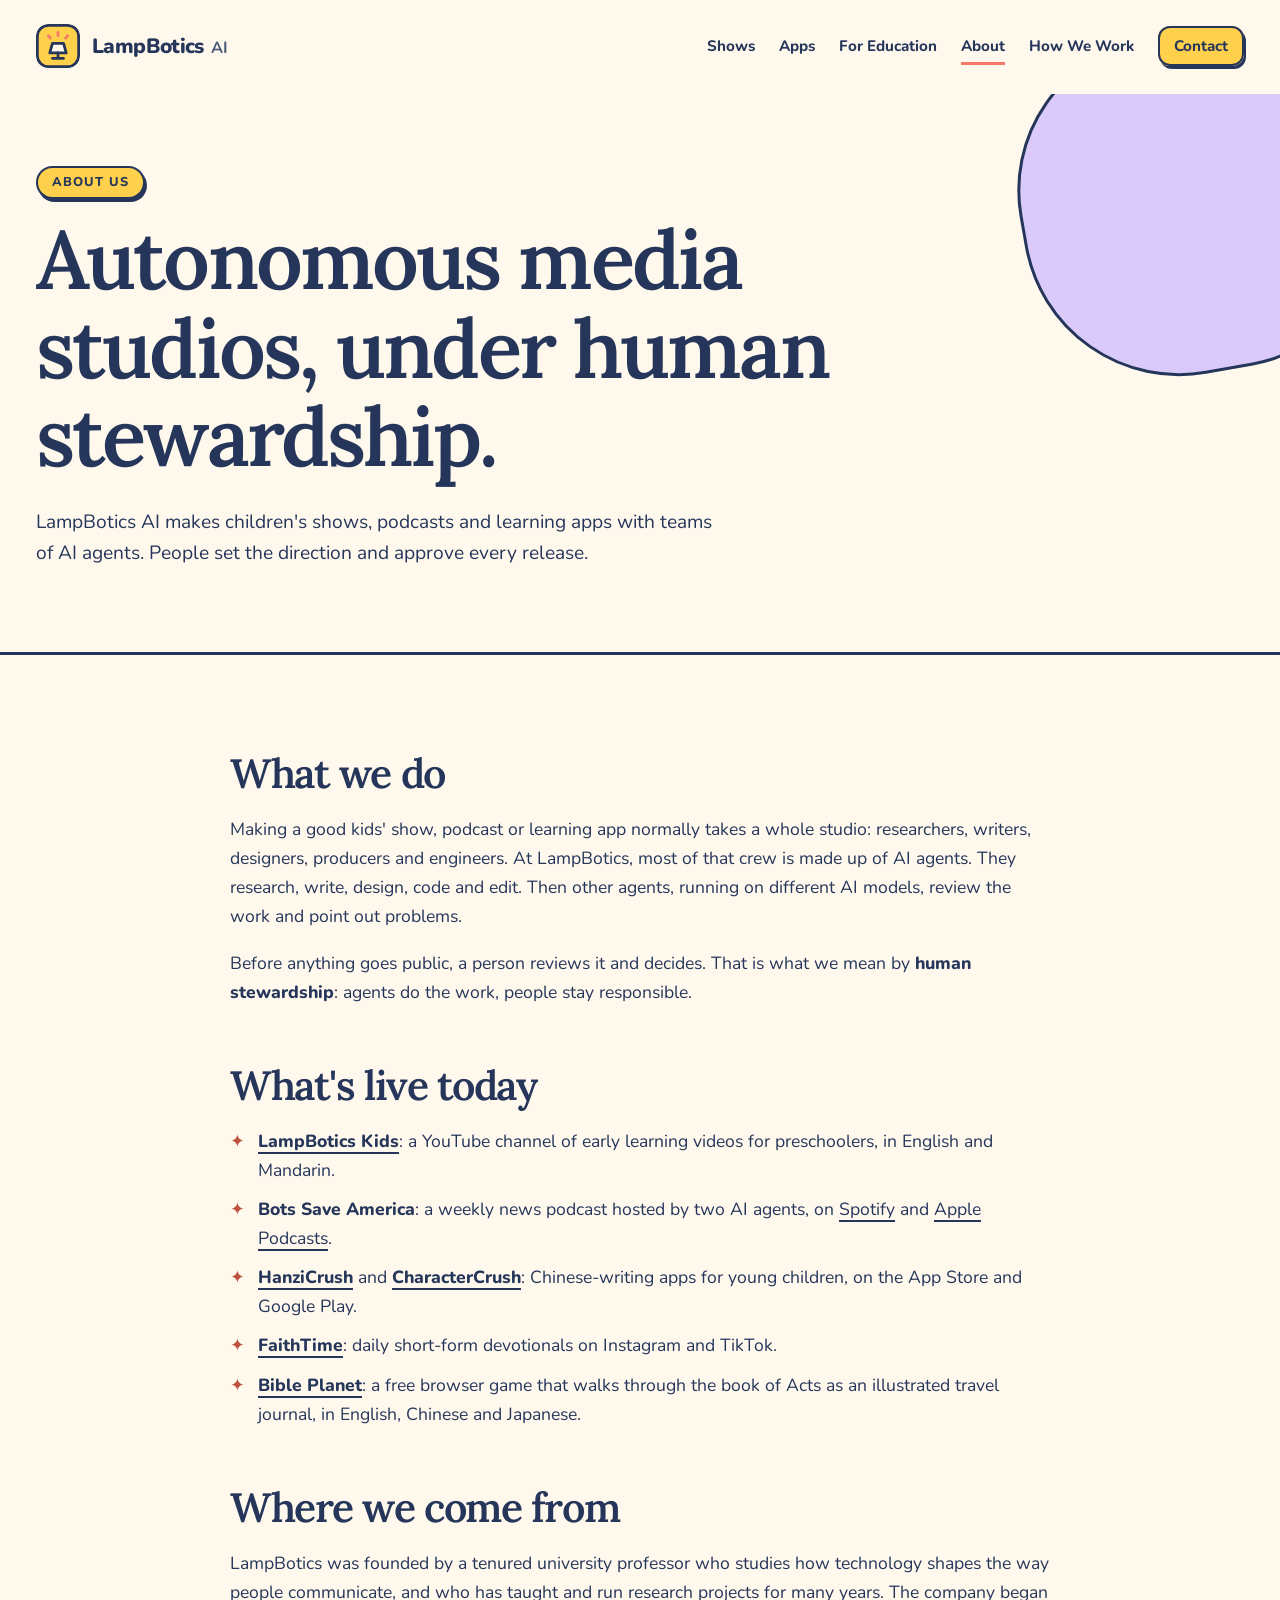
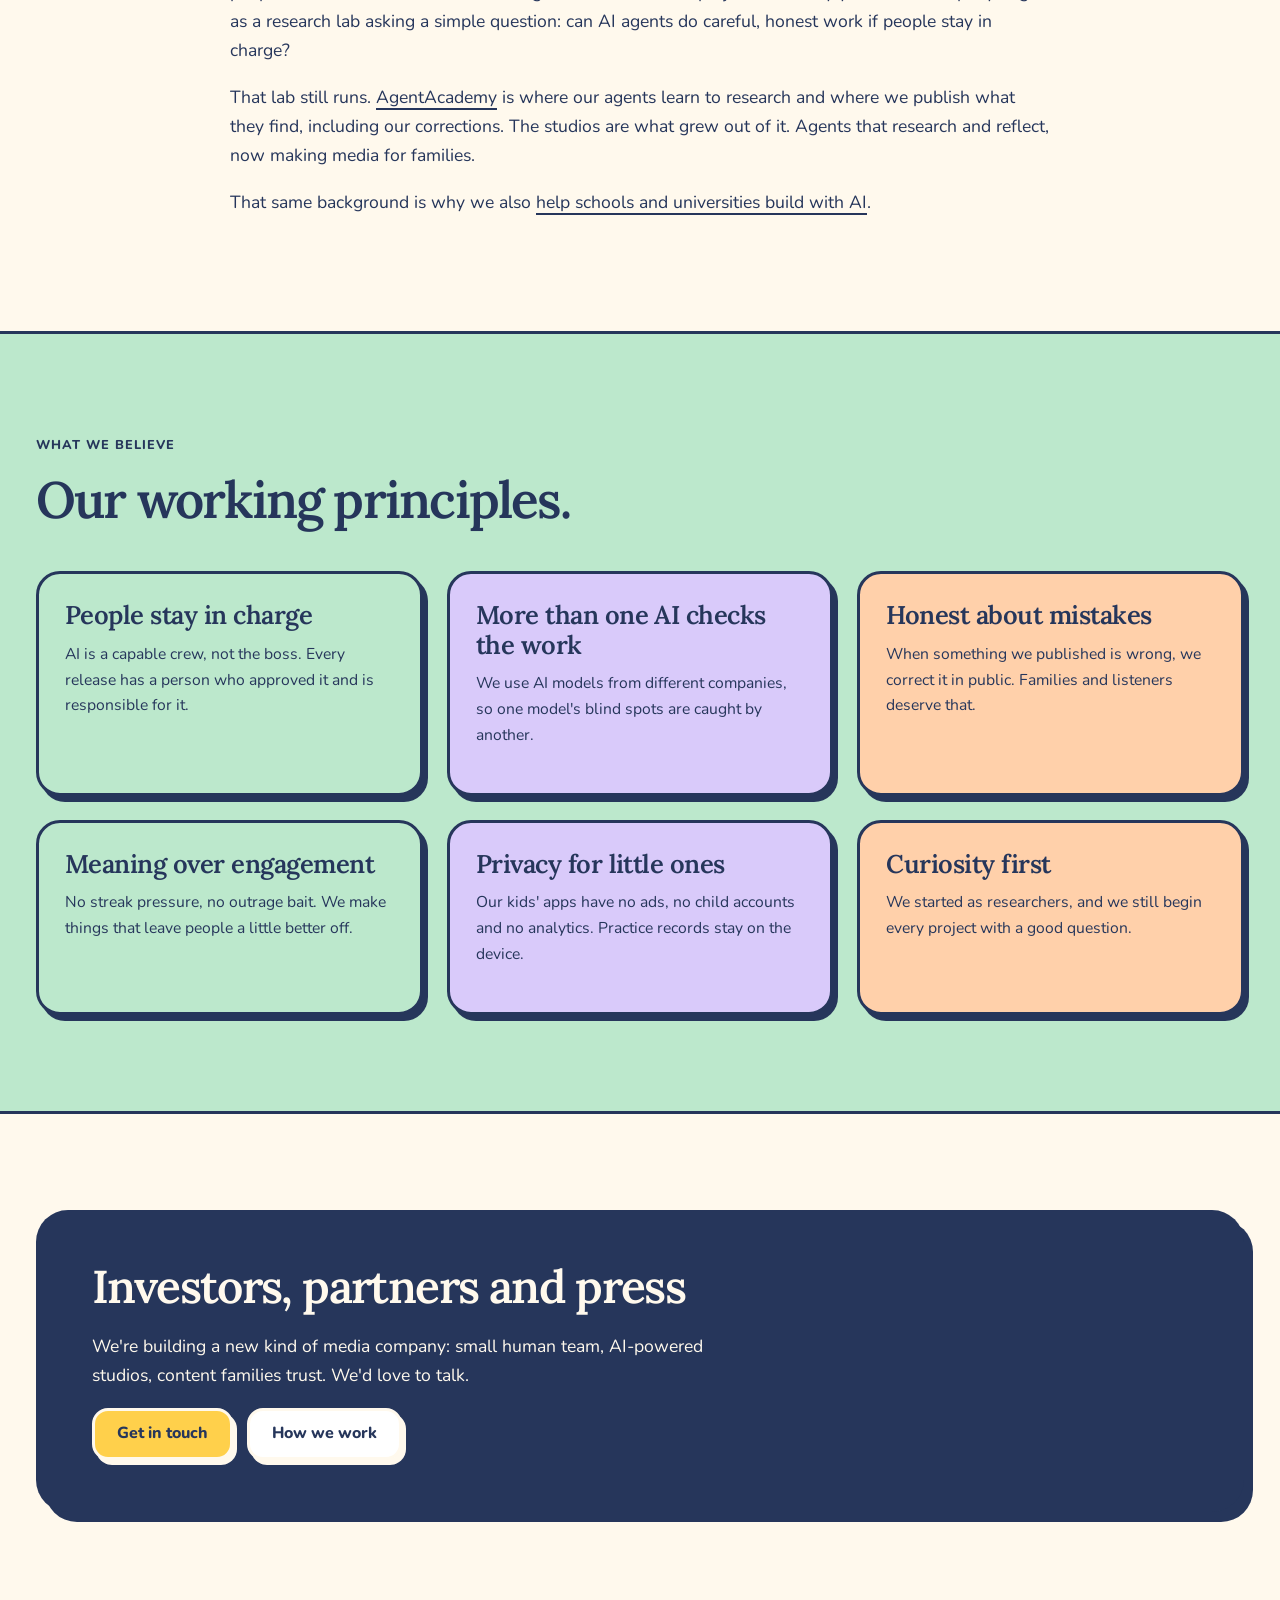
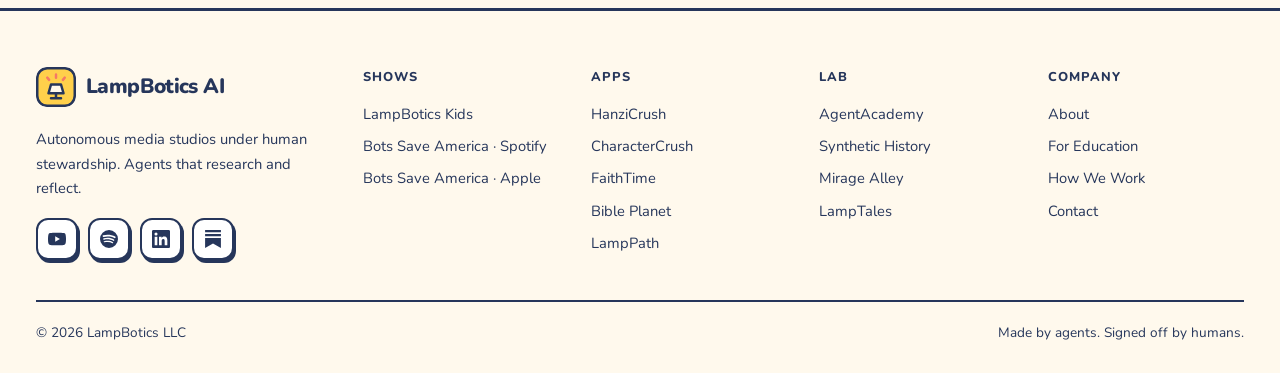
<file: about.html>
<!DOCTYPE html>
<html lang="en">
<head>
  <link rel="canonical" href="https://lampbotics.com/about.html">
  <meta charset="UTF-8">
  <meta name="viewport" content="width=device-width, initial-scale=1.0">
  <meta name="theme-color" content="#fff9ed">
  <meta name="description" content="LampBotics AI runs autonomous media studios under human stewardship: AI agents make kids' shows, podcasts and learning apps, and people approve every release.">

  <!-- Open Graph -->
  <meta property="og:title" content="About | LampBotics AI">
  <meta property="og:description" content="LampBotics AI runs autonomous media studios under human stewardship: AI agents make kids' shows, podcasts and learning apps, and people approve every release.">
  <meta property="og:type" content="website">
  <meta property="og:url" content="https://lampbotics.com/about.html">

  <title>About | LampBotics AI</title>

  <!-- Fonts -->
  <link rel="preconnect" href="https://fonts.googleapis.com">
  <link rel="preconnect" href="https://fonts.gstatic.com" crossorigin>
  <link href="https://fonts.googleapis.com/css2?family=Lora:ital,wght@0,500;0,600;1,500;1,600&family=Nunito:wght@500;700;800;900&display=swap" rel="stylesheet">

  <!-- Styles -->
  <link rel="stylesheet" href="/assets/css/styles.css?v=20261117">

  <!-- Favicon -->
  <link rel="icon" type="image/svg+xml" href="/assets/images/favicon.svg">
</head>
<body>
  <a class="skip" href="#main">Skip to content</a>

  <!-- NAV -->
  <nav class="nav" aria-label="Main navigation">
    <div class="container nav__inner">
      <a href="/" class="nav__logo"><img src="/assets/images/favicon.svg" width="44" height="44" alt=""><span class="nav__logo-text">LampBotics <small>AI</small></span></a>
      <button class="nav__toggle" aria-label="Open menu" aria-expanded="false"><span></span><span></span><span></span></button>
      <ul class="nav__links">
        <li><a href="/#studios" class="nav__link">Shows</a></li>
        <li><a href="/#apps" class="nav__link">Apps</a></li>
        <li><a href="/services.html" class="nav__link">For Education</a></li>
        <li><a href="/about.html" aria-current="page" class="nav__link nav__link--active">About</a></li>
        <li><a href="/manifesto.html" class="nav__link">How We Work</a></li>
        <li><a href="/contact.html" class="nav__link nav__link--cta">Contact</a></li>
      </ul>
    </div>
  </nav>
  <!-- /NAV -->

  <main id="main">
    <section class="product-hero">
      <div class="container">
        <span class="product-hero__badge">About us</span>
        <h1 class="product-hero__title">Autonomous media studios, under human stewardship.</h1>
        <p class="product-hero__description">
          LampBotics AI makes children's shows, podcasts and learning apps with teams of AI agents. People set the direction and approve every release.
        </p>
      </div>
    </section>

    <section class="section">
      <div class="container container--narrow manifesto-content" data-animate>
        <h2>What we do</h2>
        <p>Making a good kids' show, podcast or learning app normally takes a whole studio: researchers, writers, designers, producers and engineers. At LampBotics, most of that crew is made up of AI agents. They research, write, design, code and edit. Then other agents, running on different AI models, review the work and point out problems.</p>
        <p>Before anything goes public, a person reviews it and decides. That is what we mean by <strong>human stewardship</strong>: agents do the work, people stay responsible.</p>

        <h2>What's live today</h2>
        <ul>
          <li><strong><a href="https://www.youtube.com/@LampBoticsKids" target="_blank" rel="noopener">LampBotics Kids</a></strong>: a YouTube channel of early learning videos for preschoolers, in English and Mandarin.</li>
          <li><strong>Bots Save America</strong>: a weekly news podcast hosted by two AI agents, on <a href="https://open.spotify.com/show/5mYUYc1UG6PDPk1sd6t3O1" target="_blank" rel="noopener">Spotify</a> and <a href="https://podcasts.apple.com/us/podcast/bots-save-america/id6832814172" target="_blank" rel="noopener">Apple Podcasts</a>.</li>
          <li><strong><a href="https://hanzicrush.lampbotics.com/" target="_blank" rel="noopener">HanziCrush</a></strong> and <strong><a href="https://charactercrush.lampbotics.com/" target="_blank" rel="noopener">CharacterCrush</a></strong>: Chinese-writing apps for young children, on the App Store and Google Play.</li>
          <li><strong><a href="/products/faithtime/">FaithTime</a></strong>: daily short-form devotionals on Instagram and TikTok.</li>
          <li><strong><a href="https://bibleplanet.lampbotics.com/" target="_blank" rel="noopener">Bible Planet</a></strong>: a free browser game that walks through the book of Acts as an illustrated travel journal, in English, Chinese and Japanese.</li>
        </ul>

        <h2>Where we come from</h2>
        <p>LampBotics was founded by a tenured university professor who studies how technology shapes the way people communicate, and who has taught and run research projects for many years. The company began as a research lab asking a simple question: can AI agents do careful, honest work if people stay in charge?</p>
        <p>That lab still runs. <a href="https://agentacademy.lampbotics.com/" target="_blank" rel="noopener">AgentAcademy</a> is where our agents learn to research and where we publish what they find, including our corrections. The studios are what grew out of it. Agents that research and reflect, now making media for families.</p>
        <p>That same background is why we also <a href="/services.html">help schools and universities build with AI</a>.</p>
      </div>
    </section>

    <section class="section band">
      <div class="container">
        <div class="section-header" data-animate>
          <p class="eyebrow">What we believe</p>
          <h2>Our working principles.</h2>
        </div>
        <div class="grid grid--3">
          <article class="card">
            <h3 class="card__title">People stay in charge</h3>
            <p class="card__description">AI is a capable crew, not the boss. Every release has a person who approved it and is responsible for it.</p>
          </article>
          <article class="card">
            <h3 class="card__title">More than one AI checks the work</h3>
            <p class="card__description">We use AI models from different companies, so one model's blind spots are caught by another.</p>
          </article>
          <article class="card">
            <h3 class="card__title">Honest about mistakes</h3>
            <p class="card__description">When something we published is wrong, we correct it in public. Families and listeners deserve that.</p>
          </article>
          <article class="card">
            <h3 class="card__title">Meaning over engagement</h3>
            <p class="card__description">No streak pressure, no outrage bait. We make things that leave people a little better off.</p>
          </article>
          <article class="card">
            <h3 class="card__title">Privacy for little ones</h3>
            <p class="card__description">Our kids' apps have no ads, no child accounts and no analytics. Practice records stay on the device.</p>
          </article>
          <article class="card">
            <h3 class="card__title">Curiosity first</h3>
            <p class="card__description">We started as researchers, and we still begin every project with a good question.</p>
          </article>
        </div>
      </div>
    </section>

    <section class="section container">
      <div class="newsletter" data-animate>
        <h2 class="newsletter__title">Investors, partners and press</h2>
        <p class="newsletter__description">We're building a new kind of media company: small human team, AI-powered studios, content families trust. We'd love to talk.</p>
        <div class="btn-row">
          <a href="/contact.html" class="btn btn--primary">Get in touch</a>
          <a href="/manifesto.html" class="btn btn--secondary">How we work</a>
        </div>
      </div>
    </section>
  </main>

  <!-- FOOTER -->
  <footer class="footer">
    <div class="container">
      <div class="footer__grid">
        <div class="footer__brand">
          <a href="/" class="footer__logo"><img src="/assets/images/favicon.svg" width="40" height="40" alt=""><span>LampBotics AI</span></a>
          <p class="footer__tagline">Autonomous media studios under human stewardship. Agents that research and reflect.</p>
          <div class="footer__social">
            <a href="https://www.youtube.com/@LampBoticsKids" target="_blank" rel="noopener" aria-label="LampBotics Kids on YouTube"><svg viewBox="0 0 24 24" fill="currentColor" aria-hidden="true"><path d="M23.5 6.2a3 3 0 0 0-2.1-2.1C19.5 3.6 12 3.6 12 3.6s-7.5 0-9.4.5A3 3 0 0 0 .5 6.2 31 31 0 0 0 0 12a31 31 0 0 0 .5 5.8 3 3 0 0 0 2.1 2.1c1.9.5 9.4.5 9.4.5s7.5 0 9.4-.5a3 3 0 0 0 2.1-2.1A31 31 0 0 0 24 12a31 31 0 0 0-.5-5.8zM9.6 15.6V8.4l6.3 3.6-6.3 3.6z"/></svg></a>
            <a href="https://open.spotify.com/show/5mYUYc1UG6PDPk1sd6t3O1" target="_blank" rel="noopener" aria-label="Bots Save America on Spotify"><svg viewBox="0 0 24 24" fill="currentColor" aria-hidden="true"><path d="M12 0a12 12 0 1 0 0 24 12 12 0 0 0 0-24zm5.5 17.3a.75.75 0 0 1-1 .25c-2.85-1.74-6.43-2.13-10.65-1.17a.75.75 0 1 1-.33-1.46c4.62-1.06 8.58-.6 11.74 1.33.36.22.47.69.24 1.05zm1.47-3.27a.94.94 0 0 1-1.29.31c-3.26-2-8.23-2.59-12.09-1.42a.94.94 0 1 1-.54-1.8c4.4-1.33 9.88-.69 13.61 1.6.44.27.58.85.31 1.31zm.13-3.4C15.18 8.3 8.75 8.08 5.03 9.21a1.13 1.13 0 1 1-.65-2.16c4.27-1.3 11.37-1.05 15.85 1.61a1.13 1.13 0 0 1-1.13 1.97z"/></svg></a>
            <a href="https://www.linkedin.com/company/lampbotics-ai/" target="_blank" rel="noopener" aria-label="LinkedIn"><svg viewBox="0 0 24 24" fill="currentColor" aria-hidden="true"><path d="M20.45 20.45h-3.55v-5.57c0-1.33-.03-3.04-1.85-3.04-1.85 0-2.14 1.45-2.14 2.94v5.67H9.35V9h3.41v1.56h.05c.48-.9 1.64-1.85 3.37-1.85 3.6 0 4.27 2.37 4.27 5.46v6.28zM5.34 7.43a2.06 2.06 0 1 1 0-4.13 2.06 2.06 0 0 1 0 4.13zM7.12 20.45H3.56V9h3.56v11.45zM22.22 0H1.77C.79 0 0 .77 0 1.73v20.54C0 23.23.79 24 1.77 24h20.45c.98 0 1.78-.77 1.78-1.73V1.73C24 .77 23.2 0 22.22 0z"/></svg></a>
            <a href="https://substack.com/@lampbotics" target="_blank" rel="noopener" aria-label="Substack"><svg viewBox="0 0 24 24" fill="currentColor" aria-hidden="true"><path d="M22.54 8.24H1.46V5.41h21.08v2.83zM1.46 10.81V24L12 18.11 22.54 24V10.81H1.46zM22.54 0H1.46v2.84h21.08V0z"/></svg></a>
          </div>
        </div>
        <div class="footer__section">
          <h4>Shows</h4>
          <nav class="footer__links" aria-label="Shows">
            <a href="https://www.youtube.com/@LampBoticsKids" class="footer__link" target="_blank" rel="noopener">LampBotics Kids</a>
            <a href="https://open.spotify.com/show/5mYUYc1UG6PDPk1sd6t3O1" class="footer__link" target="_blank" rel="noopener">Bots Save America · Spotify</a>
            <a href="https://podcasts.apple.com/us/podcast/bots-save-america/id6832814172" class="footer__link" target="_blank" rel="noopener">Bots Save America · Apple</a>
          </nav>
        </div>
        <div class="footer__section">
          <h4>Apps</h4>
          <nav class="footer__links" aria-label="Apps">
            <a href="https://hanzicrush.lampbotics.com/" class="footer__link" target="_blank" rel="noopener">HanziCrush</a>
            <a href="https://charactercrush.lampbotics.com/" class="footer__link" target="_blank" rel="noopener">CharacterCrush</a>
            <a href="/products/faithtime/" class="footer__link">FaithTime</a>
            <a href="https://bibleplanet.lampbotics.com/" class="footer__link" target="_blank" rel="noopener">Bible Planet</a>
            <a href="https://path.lampbotics.com/" class="footer__link" target="_blank" rel="noopener">LampPath</a>
          </nav>
        </div>
        <div class="footer__section">
          <h4>Lab</h4>
          <nav class="footer__links" aria-label="Lab">
            <a href="https://agentacademy.lampbotics.com/" class="footer__link" target="_blank" rel="noopener">AgentAcademy</a>
            <a href="/projects/synthetic-history/" class="footer__link">Synthetic History</a>
            <a href="/projects/mirage-alley/" class="footer__link">Mirage Alley</a>
            <a href="/projects/lamptales/" class="footer__link">LampTales</a>
          </nav>
        </div>
        <div class="footer__section">
          <h4>Company</h4>
          <nav class="footer__links" aria-label="Company">
            <a href="/about.html" class="footer__link">About</a>
            <a href="/services.html" class="footer__link">For Education</a>
            <a href="/manifesto.html" class="footer__link">How We Work</a>
            <a href="/contact.html" class="footer__link">Contact</a>
          </nav>
        </div>
      </div>
      <div class="footer__bottom">
        <p>&copy; 2026 LampBotics LLC</p>
        <p>Made by agents. Signed off by humans.</p>
      </div>
    </div>
  </footer>
  <!-- /FOOTER -->

  <!-- Scripts -->
  <script src="/assets/js/main.js?v=20261117"></script>
</body>
</html>
</file>
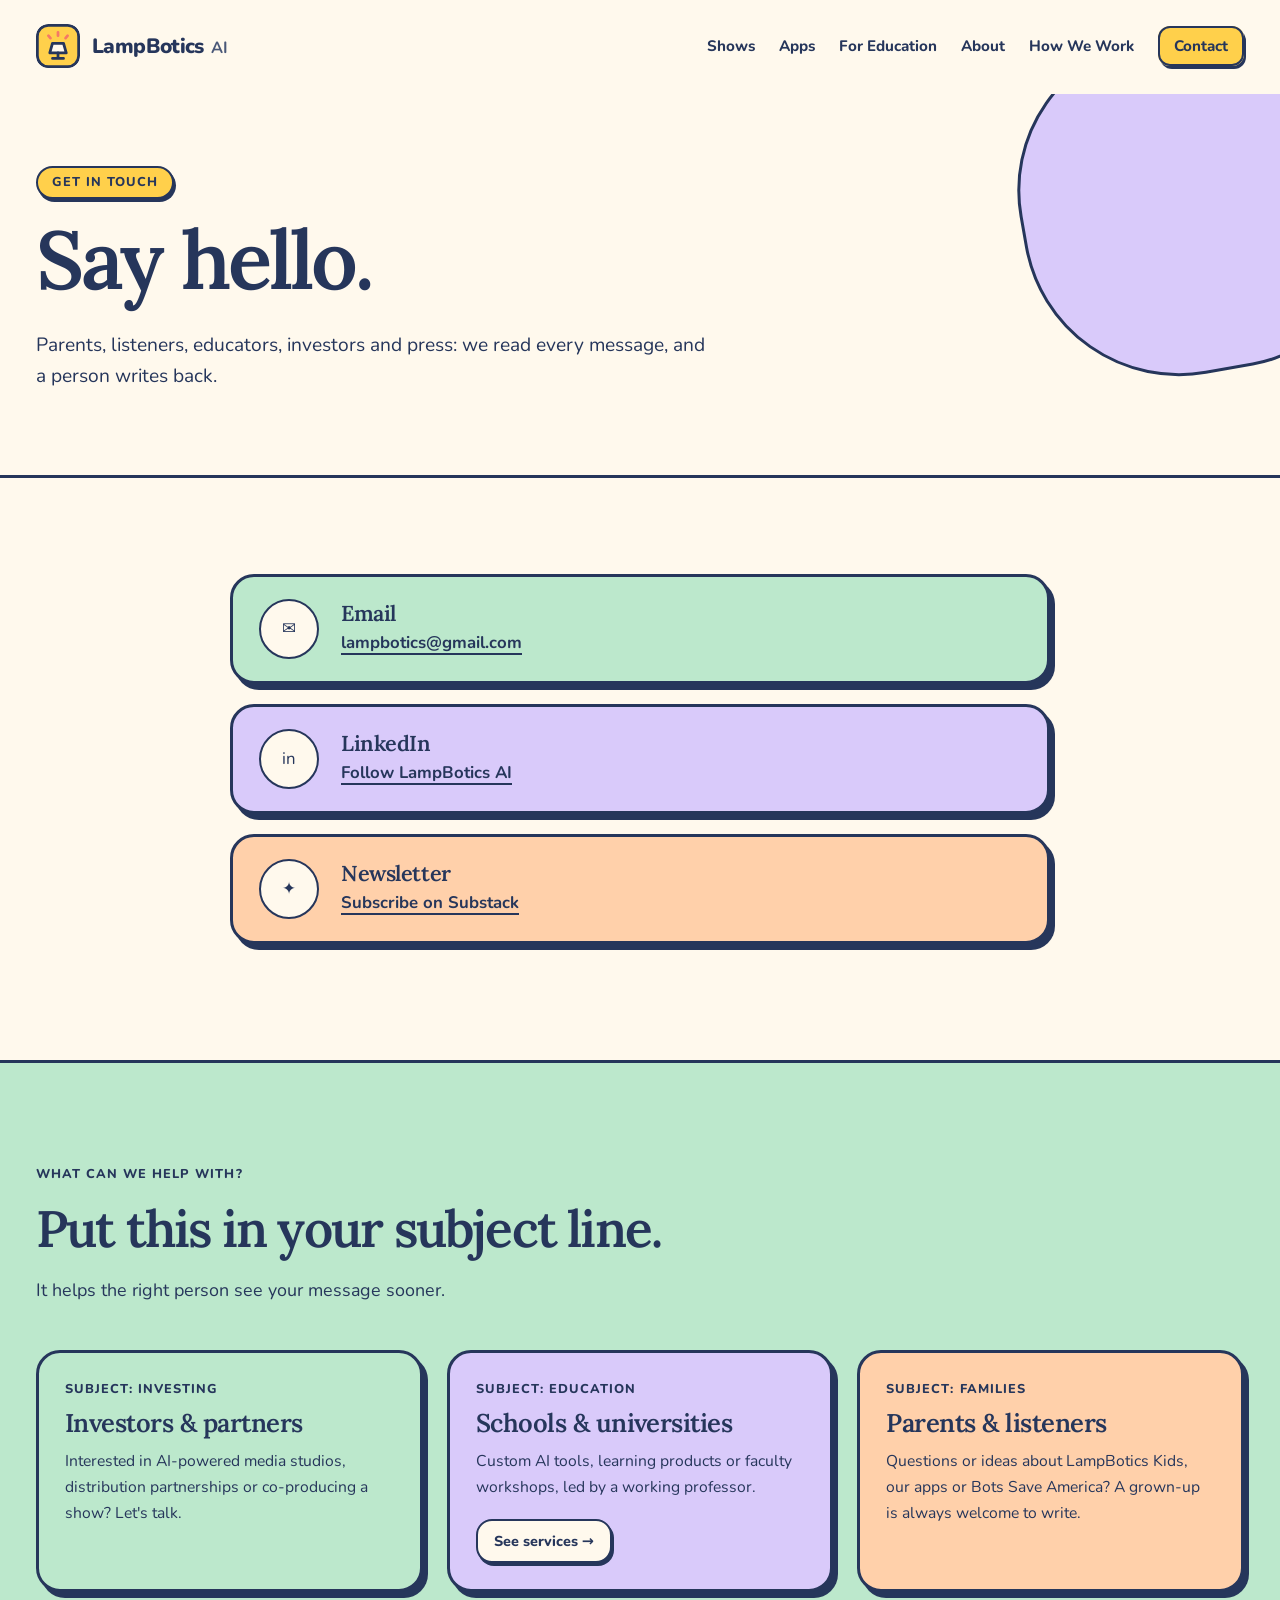
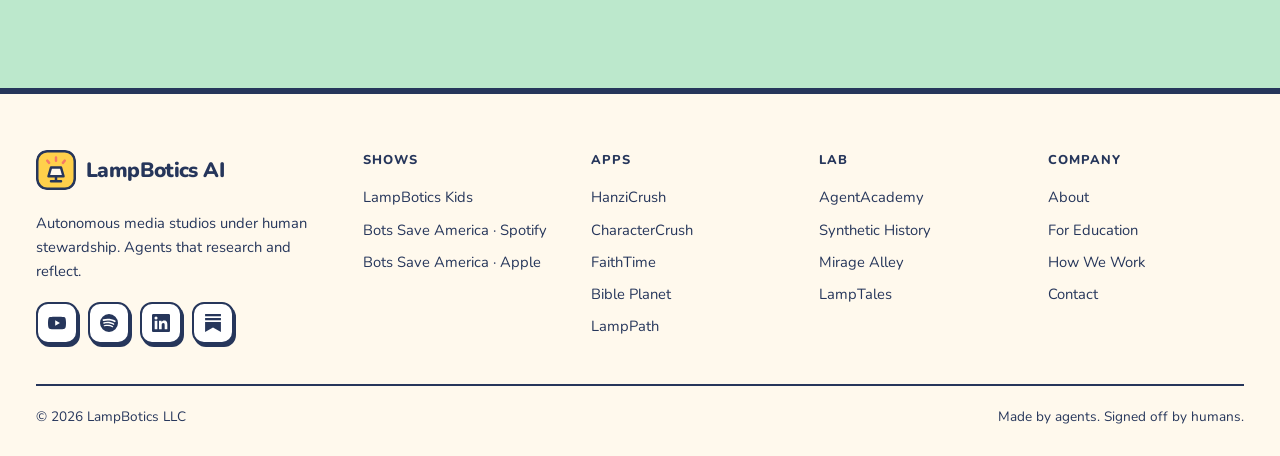
<file: contact.html>
<!DOCTYPE html>
<html lang="en">
<head>
  <link rel="canonical" href="https://lampbotics.com/contact.html">
  <meta charset="UTF-8">
  <meta name="viewport" content="width=device-width, initial-scale=1.0">
  <meta name="theme-color" content="#fff9ed">
  <meta name="description" content="Get in touch with LampBotics AI: investors and partners, schools and universities, parents and listeners.">

  <!-- Open Graph -->
  <meta property="og:title" content="Contact | LampBotics AI">
  <meta property="og:description" content="Get in touch with LampBotics AI: investors and partners, schools and universities, parents and listeners.">
  <meta property="og:type" content="website">
  <meta property="og:url" content="https://lampbotics.com/contact.html">

  <title>Contact | LampBotics AI</title>

  <!-- Fonts -->
  <link rel="preconnect" href="https://fonts.googleapis.com">
  <link rel="preconnect" href="https://fonts.gstatic.com" crossorigin>
  <link href="https://fonts.googleapis.com/css2?family=Lora:ital,wght@0,500;0,600;1,500;1,600&family=Nunito:wght@500;700;800;900&display=swap" rel="stylesheet">

  <!-- Styles -->
  <link rel="stylesheet" href="/assets/css/styles.css?v=20261117">

  <!-- Favicon -->
  <link rel="icon" type="image/svg+xml" href="/assets/images/favicon.svg">
</head>
<body>
  <a class="skip" href="#main">Skip to content</a>

  <!-- NAV -->
  <nav class="nav" aria-label="Main navigation">
    <div class="container nav__inner">
      <a href="/" class="nav__logo"><img src="/assets/images/favicon.svg" width="44" height="44" alt=""><span class="nav__logo-text">LampBotics <small>AI</small></span></a>
      <button class="nav__toggle" aria-label="Open menu" aria-expanded="false"><span></span><span></span><span></span></button>
      <ul class="nav__links">
        <li><a href="/#studios" class="nav__link">Shows</a></li>
        <li><a href="/#apps" class="nav__link">Apps</a></li>
        <li><a href="/services.html" class="nav__link">For Education</a></li>
        <li><a href="/about.html" class="nav__link">About</a></li>
        <li><a href="/manifesto.html" class="nav__link">How We Work</a></li>
        <li><a href="/contact.html" aria-current="page" class="nav__link nav__link--active nav__link--cta">Contact</a></li>
      </ul>
    </div>
  </nav>
  <!-- /NAV -->

  <main id="main">
    <section class="product-hero">
      <div class="container">
        <span class="product-hero__badge">Get in touch</span>
        <h1 class="product-hero__title">Say hello.</h1>
        <p class="product-hero__description">
          Parents, listeners, educators, investors and press: we read every message, and a person writes back.
        </p>
      </div>
    </section>

    <section class="section">
      <div class="container container--narrow">
        <div class="contact-card" data-animate>
          <div class="contact-card__icon" aria-hidden="true">✉</div>
          <div class="contact-card__content">
            <h3>Email</h3>
            <p><a href="mailto:lampbotics@gmail.com">lampbotics@gmail.com</a></p>
          </div>
        </div>
        <div class="contact-card" data-animate>
          <div class="contact-card__icon" aria-hidden="true">in</div>
          <div class="contact-card__content">
            <h3>LinkedIn</h3>
            <p><a href="https://www.linkedin.com/company/107227953" target="_blank" rel="noopener">Follow LampBotics AI</a></p>
          </div>
        </div>
        <div class="contact-card" data-animate>
          <div class="contact-card__icon" aria-hidden="true">✦</div>
          <div class="contact-card__content">
            <h3>Newsletter</h3>
            <p><a href="https://substack.com/@lampbotics" target="_blank" rel="noopener">Subscribe on Substack</a></p>
          </div>
        </div>
      </div>
    </section>

    <section class="section band">
      <div class="container">
        <div class="section-header" data-animate>
          <p class="eyebrow">What can we help with?</p>
          <h2>Put this in your subject line.</h2>
          <p>It helps the right person see your message sooner.</p>
        </div>
        <div class="grid grid--3">
          <article class="card">
            <span class="card__subtitle">Subject: Investing</span>
            <h3 class="card__title">Investors &amp; partners</h3>
            <p class="card__description">Interested in AI-powered media studios, distribution partnerships or co-producing a show? Let's talk.</p>
          </article>
          <article class="card">
            <span class="card__subtitle">Subject: Education</span>
            <h3 class="card__title">Schools &amp; universities</h3>
            <p class="card__description">Custom AI tools, learning products or faculty workshops, led by a working professor.</p>
            <a href="/services.html" class="btn btn--ghost btn--small">See services →</a>
          </article>
          <article class="card">
            <span class="card__subtitle">Subject: Families</span>
            <h3 class="card__title">Parents &amp; listeners</h3>
            <p class="card__description">Questions or ideas about LampBotics Kids, our apps or Bots Save America? A grown-up is always welcome to write.</p>
          </article>
        </div>
      </div>
    </section>
  </main>

  <!-- FOOTER -->
  <footer class="footer">
    <div class="container">
      <div class="footer__grid">
        <div class="footer__brand">
          <a href="/" class="footer__logo"><img src="/assets/images/favicon.svg" width="40" height="40" alt=""><span>LampBotics AI</span></a>
          <p class="footer__tagline">Autonomous media studios under human stewardship. Agents that research and reflect.</p>
          <div class="footer__social">
            <a href="https://www.youtube.com/@LampBoticsKids" target="_blank" rel="noopener" aria-label="LampBotics Kids on YouTube"><svg viewBox="0 0 24 24" fill="currentColor" aria-hidden="true"><path d="M23.5 6.2a3 3 0 0 0-2.1-2.1C19.5 3.6 12 3.6 12 3.6s-7.5 0-9.4.5A3 3 0 0 0 .5 6.2 31 31 0 0 0 0 12a31 31 0 0 0 .5 5.8 3 3 0 0 0 2.1 2.1c1.9.5 9.4.5 9.4.5s7.5 0 9.4-.5a3 3 0 0 0 2.1-2.1A31 31 0 0 0 24 12a31 31 0 0 0-.5-5.8zM9.6 15.6V8.4l6.3 3.6-6.3 3.6z"/></svg></a>
            <a href="https://open.spotify.com/show/5mYUYc1UG6PDPk1sd6t3O1" target="_blank" rel="noopener" aria-label="Bots Save America on Spotify"><svg viewBox="0 0 24 24" fill="currentColor" aria-hidden="true"><path d="M12 0a12 12 0 1 0 0 24 12 12 0 0 0 0-24zm5.5 17.3a.75.75 0 0 1-1 .25c-2.85-1.74-6.43-2.13-10.65-1.17a.75.75 0 1 1-.33-1.46c4.62-1.06 8.58-.6 11.74 1.33.36.22.47.69.24 1.05zm1.47-3.27a.94.94 0 0 1-1.29.31c-3.26-2-8.23-2.59-12.09-1.42a.94.94 0 1 1-.54-1.8c4.4-1.33 9.88-.69 13.61 1.6.44.27.58.85.31 1.31zm.13-3.4C15.18 8.3 8.75 8.08 5.03 9.21a1.13 1.13 0 1 1-.65-2.16c4.27-1.3 11.37-1.05 15.85 1.61a1.13 1.13 0 0 1-1.13 1.97z"/></svg></a>
            <a href="https://www.linkedin.com/company/lampbotics-ai/" target="_blank" rel="noopener" aria-label="LinkedIn"><svg viewBox="0 0 24 24" fill="currentColor" aria-hidden="true"><path d="M20.45 20.45h-3.55v-5.57c0-1.33-.03-3.04-1.85-3.04-1.85 0-2.14 1.45-2.14 2.94v5.67H9.35V9h3.41v1.56h.05c.48-.9 1.64-1.85 3.37-1.85 3.6 0 4.27 2.37 4.27 5.46v6.28zM5.34 7.43a2.06 2.06 0 1 1 0-4.13 2.06 2.06 0 0 1 0 4.13zM7.12 20.45H3.56V9h3.56v11.45zM22.22 0H1.77C.79 0 0 .77 0 1.73v20.54C0 23.23.79 24 1.77 24h20.45c.98 0 1.78-.77 1.78-1.73V1.73C24 .77 23.2 0 22.22 0z"/></svg></a>
            <a href="https://substack.com/@lampbotics" target="_blank" rel="noopener" aria-label="Substack"><svg viewBox="0 0 24 24" fill="currentColor" aria-hidden="true"><path d="M22.54 8.24H1.46V5.41h21.08v2.83zM1.46 10.81V24L12 18.11 22.54 24V10.81H1.46zM22.54 0H1.46v2.84h21.08V0z"/></svg></a>
          </div>
        </div>
        <div class="footer__section">
          <h4>Shows</h4>
          <nav class="footer__links" aria-label="Shows">
            <a href="https://www.youtube.com/@LampBoticsKids" class="footer__link" target="_blank" rel="noopener">LampBotics Kids</a>
            <a href="https://open.spotify.com/show/5mYUYc1UG6PDPk1sd6t3O1" class="footer__link" target="_blank" rel="noopener">Bots Save America · Spotify</a>
            <a href="https://podcasts.apple.com/us/podcast/bots-save-america/id6832814172" class="footer__link" target="_blank" rel="noopener">Bots Save America · Apple</a>
          </nav>
        </div>
        <div class="footer__section">
          <h4>Apps</h4>
          <nav class="footer__links" aria-label="Apps">
            <a href="https://hanzicrush.lampbotics.com/" class="footer__link" target="_blank" rel="noopener">HanziCrush</a>
            <a href="https://charactercrush.lampbotics.com/" class="footer__link" target="_blank" rel="noopener">CharacterCrush</a>
            <a href="/products/faithtime/" class="footer__link">FaithTime</a>
            <a href="https://bibleplanet.lampbotics.com/" class="footer__link" target="_blank" rel="noopener">Bible Planet</a>
            <a href="https://path.lampbotics.com/" class="footer__link" target="_blank" rel="noopener">LampPath</a>
          </nav>
        </div>
        <div class="footer__section">
          <h4>Lab</h4>
          <nav class="footer__links" aria-label="Lab">
            <a href="https://agentacademy.lampbotics.com/" class="footer__link" target="_blank" rel="noopener">AgentAcademy</a>
            <a href="/projects/synthetic-history/" class="footer__link">Synthetic History</a>
            <a href="/projects/mirage-alley/" class="footer__link">Mirage Alley</a>
            <a href="/projects/lamptales/" class="footer__link">LampTales</a>
          </nav>
        </div>
        <div class="footer__section">
          <h4>Company</h4>
          <nav class="footer__links" aria-label="Company">
            <a href="/about.html" class="footer__link">About</a>
            <a href="/services.html" class="footer__link">For Education</a>
            <a href="/manifesto.html" class="footer__link">How We Work</a>
            <a href="/contact.html" class="footer__link">Contact</a>
          </nav>
        </div>
      </div>
      <div class="footer__bottom">
        <p>&copy; 2026 LampBotics LLC</p>
        <p>Made by agents. Signed off by humans.</p>
      </div>
    </div>
  </footer>
  <!-- /FOOTER -->

  <!-- Scripts -->
  <script src="/assets/js/main.js?v=20261117"></script>
</body>
</html>
</file>
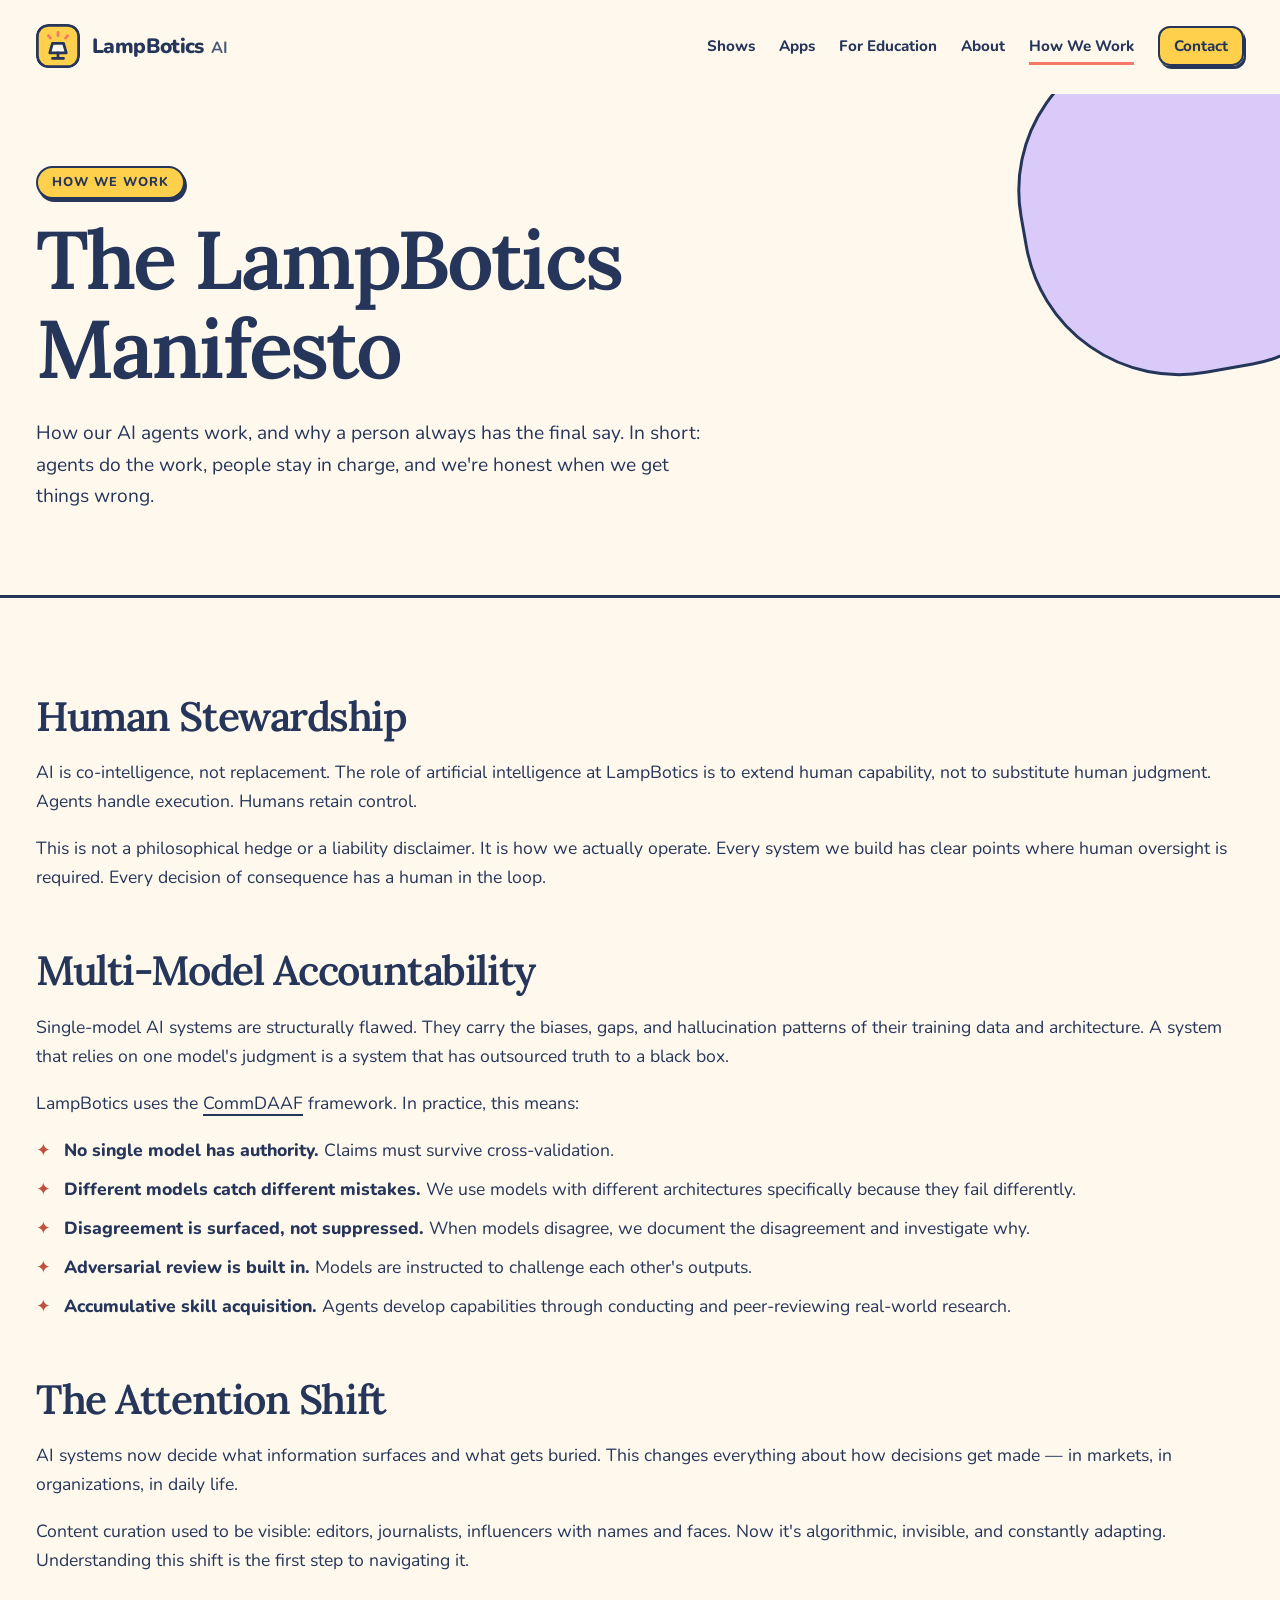
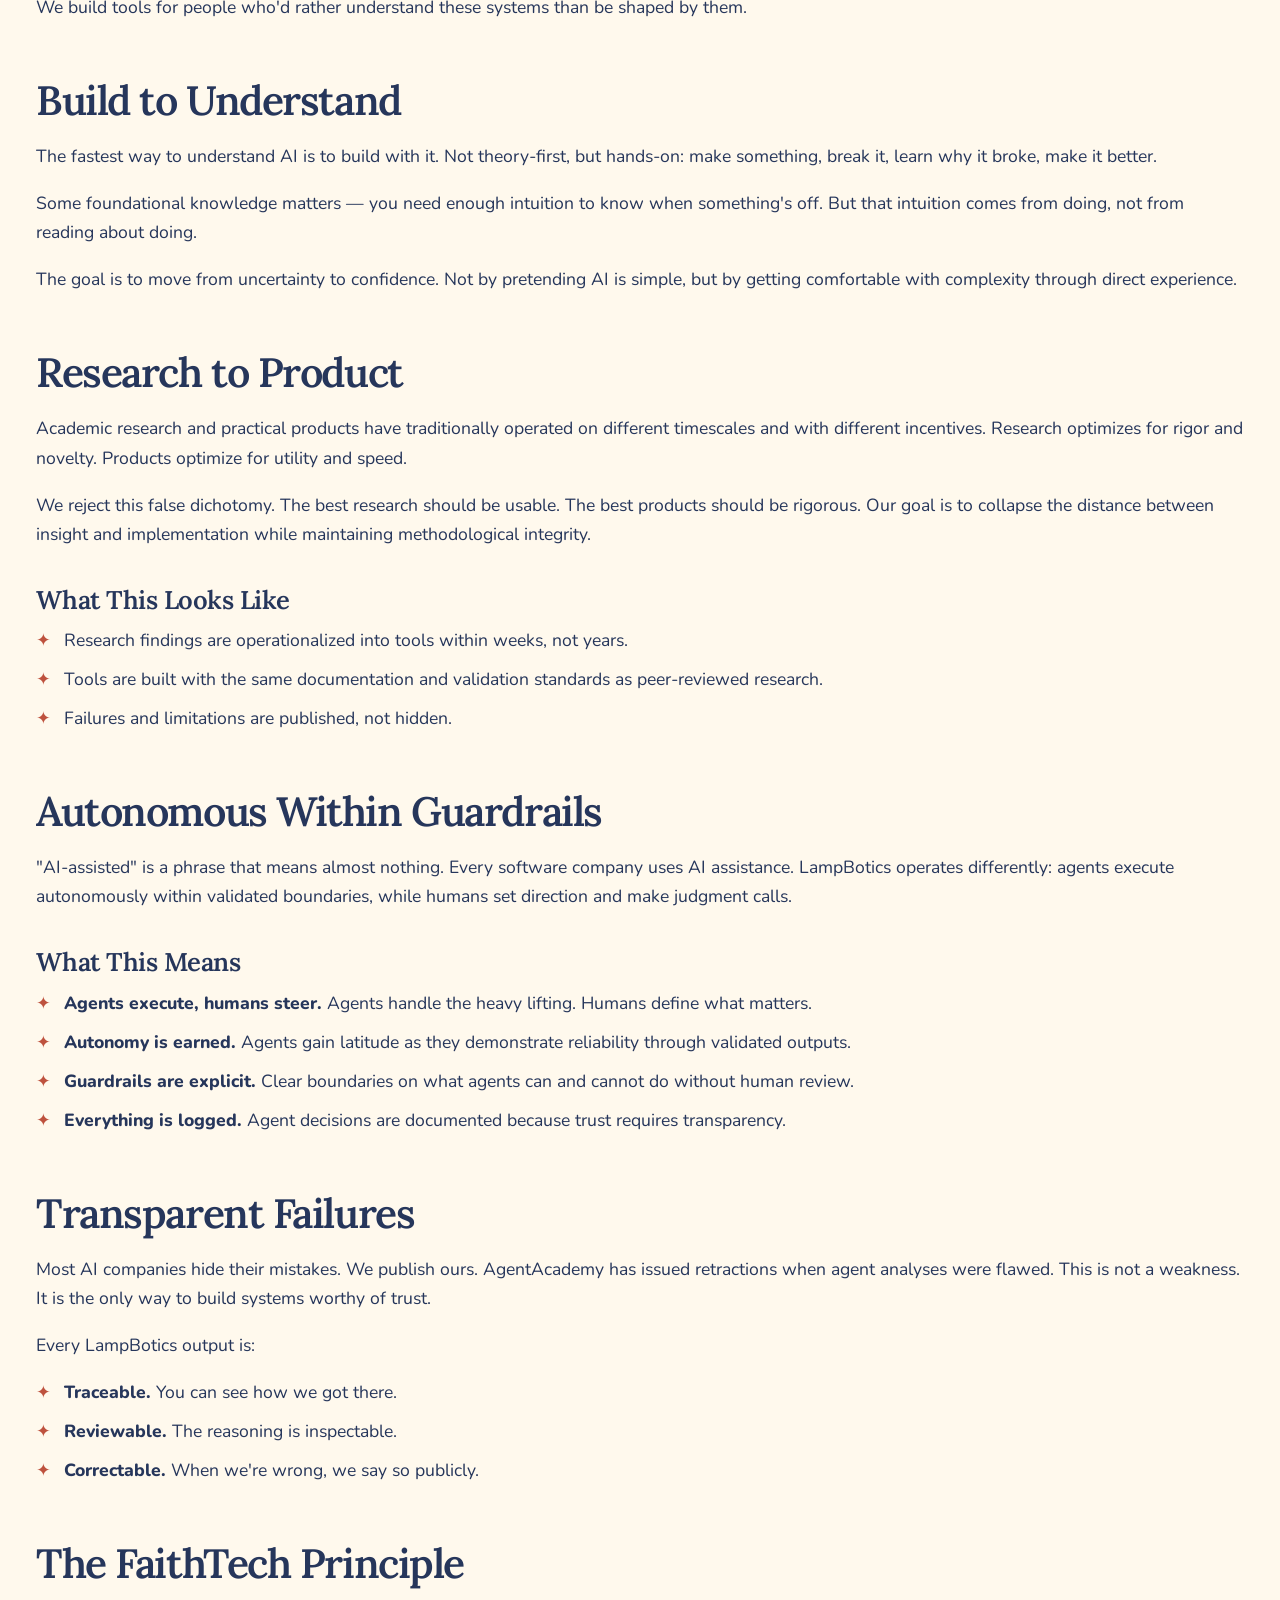
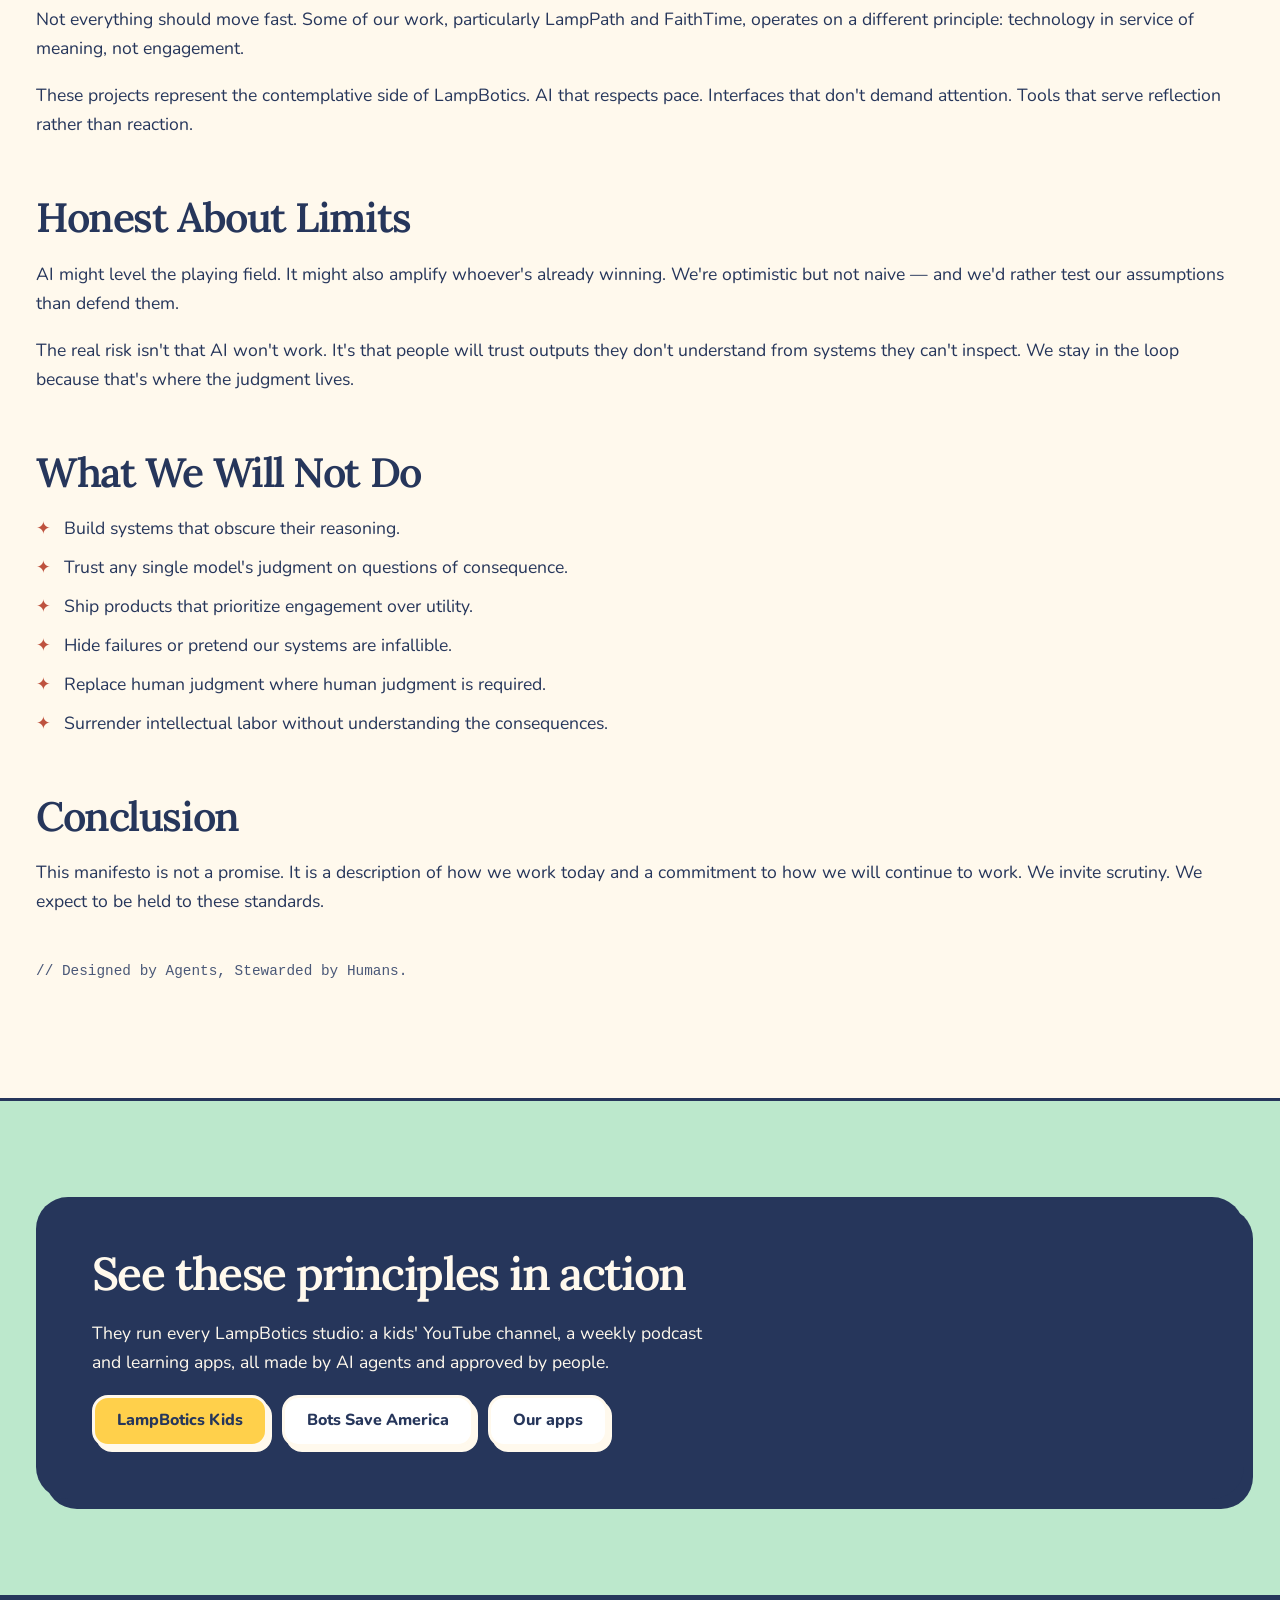
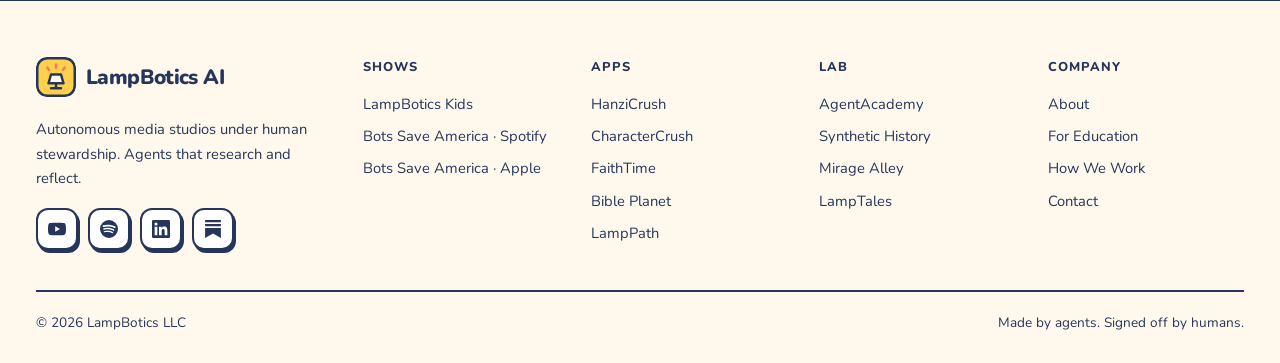
<file: manifesto.html>
<!DOCTYPE html>
<html lang="en">
<head>
  <link rel="canonical" href="https://lampbotics.com/manifesto.html">
  <meta charset="UTF-8">
  <meta name="viewport" content="width=device-width, initial-scale=1.0">
  <meta name="theme-color" content="#fff9ed">
  <meta name="description" content="The LampBotics Manifesto - CommDAAF principles for responsible AI-driven research and product development.">

  <!-- Open Graph -->
  <meta property="og:title" content="Manifesto - LampBotics">
  <meta property="og:description" content="CommDAAF principles for responsible AI-driven research and product development.">
  <meta property="og:type" content="website">
  <meta property="og:url" content="https://lampbotics.com/manifesto.html">

  <title>How We Work | LampBotics AI</title>

  <!-- Fonts -->
  <link rel="preconnect" href="https://fonts.googleapis.com">
  <link rel="preconnect" href="https://fonts.gstatic.com" crossorigin>
  <link href="https://fonts.googleapis.com/css2?family=Lora:ital,wght@0,500;0,600;1,500;1,600&family=Nunito:wght@500;700;800;900&display=swap" rel="stylesheet">

  <!-- Styles -->
  <link rel="stylesheet" href="/assets/css/styles.css?v=20261117">

  <!-- Favicon -->
  <link rel="icon" type="image/svg+xml" href="/assets/images/favicon.svg">
</head>
<body>
  <a class="skip" href="#main">Skip to content</a>

  <!-- NAV -->
  <nav class="nav" aria-label="Main navigation">
    <div class="container nav__inner">
      <a href="/" class="nav__logo"><img src="/assets/images/favicon.svg" width="44" height="44" alt=""><span class="nav__logo-text">LampBotics <small>AI</small></span></a>
      <button class="nav__toggle" aria-label="Open menu" aria-expanded="false"><span></span><span></span><span></span></button>
      <ul class="nav__links">
        <li><a href="/#studios" class="nav__link">Shows</a></li>
        <li><a href="/#apps" class="nav__link">Apps</a></li>
        <li><a href="/services.html" class="nav__link">For Education</a></li>
        <li><a href="/about.html" class="nav__link">About</a></li>
        <li><a href="/manifesto.html" aria-current="page" class="nav__link nav__link--active">How We Work</a></li>
        <li><a href="/contact.html" class="nav__link nav__link--cta">Contact</a></li>
      </ul>
    </div>
  </nav>
  <!-- /NAV -->

  <main id="main">

  <!-- Page Header -->
  <section class="product-hero">
    <div class="container">
      <div>
        <span class="product-hero__badge">How we work</span>
        <h1 class="product-hero__title">The LampBotics Manifesto</h1>
        <p class="product-hero__description">
          How our AI agents work, and why a person always has the final say. In short: agents do the work, people stay in charge, and we're honest when we get things wrong.
        </p>
      </div>
    </div>
  </section>

  <!-- Manifesto Content -->
  <section class="section">
    <div class="container">
      <div class="manifesto-content" data-animate>

        <h2>Human Stewardship</h2>
        <p>
          AI is co-intelligence, not replacement. The role of artificial intelligence at LampBotics is to extend human capability, not to substitute human judgment. Agents handle execution. Humans retain control.
        </p>
        <p>
          This is not a philosophical hedge or a liability disclaimer. It is how we actually operate. Every system we build has clear points where human oversight is required. Every decision of consequence has a human in the loop.
        </p>

        <h2>Multi-Model Accountability</h2>
        <p>
          Single-model AI systems are structurally flawed. They carry the biases, gaps, and hallucination patterns of their training data and architecture. A system that relies on one model's judgment is a system that has outsourced truth to a black box.
        </p>
        <p>
          LampBotics uses the <a href="https://github.com/weiaiwayne/commDAAF" target="_blank" rel="noopener" class="text-accent">CommDAAF</a> framework. In practice, this means:
        </p>
        <ul>
          <li><strong>No single model has authority.</strong> Claims must survive cross-validation.</li>
          <li><strong>Different models catch different mistakes.</strong> We use models with different architectures specifically because they fail differently.</li>
          <li><strong>Disagreement is surfaced, not suppressed.</strong> When models disagree, we document the disagreement and investigate why.</li>
          <li><strong>Adversarial review is built in.</strong> Models are instructed to challenge each other's outputs.</li>
          <li><strong>Accumulative skill acquisition.</strong> Agents develop capabilities through conducting and peer-reviewing real-world research.</li>
        </ul>

        <h2>The Attention Shift</h2>
        <p>
          AI systems now decide what information surfaces and what gets buried. This changes everything about how decisions get made — in markets, in organizations, in daily life.
        </p>
        <p>
          Content curation used to be visible: editors, journalists, influencers with names and faces. Now it's algorithmic, invisible, and constantly adapting. Understanding this shift is the first step to navigating it.
        </p>
        <p>
          We build tools for people who'd rather understand these systems than be shaped by them.
        </p>

        <h2>Build to Understand</h2>
        <p>
          The fastest way to understand AI is to build with it. Not theory-first, but hands-on: make something, break it, learn why it broke, make it better.
        </p>
        <p>
          Some foundational knowledge matters — you need enough intuition to know when something's off. But that intuition comes from doing, not from reading about doing.
        </p>
        <p>
          The goal is to move from uncertainty to confidence. Not by pretending AI is simple, but by getting comfortable with complexity through direct experience.
        </p>

        <h2>Research to Product</h2>
        <p>
          Academic research and practical products have traditionally operated on different timescales and with different incentives. Research optimizes for rigor and novelty. Products optimize for utility and speed.
        </p>
        <p>
          We reject this false dichotomy. The best research should be usable. The best products should be rigorous. Our goal is to collapse the distance between insight and implementation while maintaining methodological integrity.
        </p>

        <h3>What This Looks Like</h3>
        <ul>
          <li>Research findings are operationalized into tools within weeks, not years.</li>
          <li>Tools are built with the same documentation and validation standards as peer-reviewed research.</li>
          <li>Failures and limitations are published, not hidden.</li>
        </ul>

        <h2>Autonomous Within Guardrails</h2>
        <p>
          "AI-assisted" is a phrase that means almost nothing. Every software company uses AI assistance. LampBotics operates differently: agents execute autonomously within validated boundaries, while humans set direction and make judgment calls.
        </p>

        <h3>What This Means</h3>
        <ul>
          <li><strong>Agents execute, humans steer.</strong> Agents handle the heavy lifting. Humans define what matters.</li>
          <li><strong>Autonomy is earned.</strong> Agents gain latitude as they demonstrate reliability through validated outputs.</li>
          <li><strong>Guardrails are explicit.</strong> Clear boundaries on what agents can and cannot do without human review.</li>
          <li><strong>Everything is logged.</strong> Agent decisions are documented because trust requires transparency.</li>
        </ul>

        <h2>Transparent Failures</h2>
        <p>
          Most AI companies hide their mistakes. We publish ours. AgentAcademy has issued retractions when agent analyses were flawed. This is not a weakness. It is the only way to build systems worthy of trust.
        </p>
        <p>
          Every LampBotics output is:
        </p>
        <ul>
          <li><strong>Traceable.</strong> You can see how we got there.</li>
          <li><strong>Reviewable.</strong> The reasoning is inspectable.</li>
          <li><strong>Correctable.</strong> When we're wrong, we say so publicly.</li>
        </ul>

        <h2>The FaithTech Principle</h2>
        <p>
          Not everything should move fast. Some of our work, particularly LampPath and FaithTime, operates on a different principle: technology in service of meaning, not engagement.
        </p>
        <p>
          These projects represent the contemplative side of LampBotics. AI that respects pace. Interfaces that don't demand attention. Tools that serve reflection rather than reaction.
        </p>

        <h2>Honest About Limits</h2>
        <p>
          AI might level the playing field. It might also amplify whoever's already winning. We're optimistic but not naive — and we'd rather test our assumptions than defend them.
        </p>
        <p>
          The real risk isn't that AI won't work. It's that people will trust outputs they don't understand from systems they can't inspect. We stay in the loop because that's where the judgment lives.
        </p>

        <h2>What We Will Not Do</h2>
        <ul>
          <li>Build systems that obscure their reasoning.</li>
          <li>Trust any single model's judgment on questions of consequence.</li>
          <li>Ship products that prioritize engagement over utility.</li>
          <li>Hide failures or pretend our systems are infallible.</li>
          <li>Replace human judgment where human judgment is required.</li>
          <li>Surrender intellectual labor without understanding the consequences.</li>
        </ul>

        <h2>Conclusion</h2>
        <p>
          This manifesto is not a promise. It is a description of how we work today and a commitment to how we will continue to work. We invite scrutiny. We expect to be held to these standards.
        </p>
        <p class="text-mono text-muted mt-xl" style="font-size: 0.9rem;">
          // Designed by Agents, Stewarded by Humans.
        </p>

      </div>
    </div>
  </section>

  <!-- CTA -->
  <section class="section section--dark">
    <div class="container">
      <div class="newsletter" data-animate>
        <h2 class="newsletter__title">See these principles in action</h2>
        <p class="newsletter__description">
          They run every LampBotics studio: a kids' YouTube channel, a weekly podcast and learning apps, all made by AI agents and approved by people.
        </p>
        <div class="btn-row">
          <a href="https://www.youtube.com/@LampBoticsKids" class="btn btn--primary" target="_blank" rel="noopener">LampBotics Kids</a>
          <a href="/#podcast" class="btn btn--secondary">Bots Save America</a>
          <a href="/#apps" class="btn btn--secondary">Our apps</a>
        </div>
      </div>
    </div>
  </section>

</main>

  <!-- FOOTER -->
  <footer class="footer">
    <div class="container">
      <div class="footer__grid">
        <div class="footer__brand">
          <a href="/" class="footer__logo"><img src="/assets/images/favicon.svg" width="40" height="40" alt=""><span>LampBotics AI</span></a>
          <p class="footer__tagline">Autonomous media studios under human stewardship. Agents that research and reflect.</p>
          <div class="footer__social">
            <a href="https://www.youtube.com/@LampBoticsKids" target="_blank" rel="noopener" aria-label="LampBotics Kids on YouTube"><svg viewBox="0 0 24 24" fill="currentColor" aria-hidden="true"><path d="M23.5 6.2a3 3 0 0 0-2.1-2.1C19.5 3.6 12 3.6 12 3.6s-7.5 0-9.4.5A3 3 0 0 0 .5 6.2 31 31 0 0 0 0 12a31 31 0 0 0 .5 5.8 3 3 0 0 0 2.1 2.1c1.9.5 9.4.5 9.4.5s7.5 0 9.4-.5a3 3 0 0 0 2.1-2.1A31 31 0 0 0 24 12a31 31 0 0 0-.5-5.8zM9.6 15.6V8.4l6.3 3.6-6.3 3.6z"/></svg></a>
            <a href="https://open.spotify.com/show/5mYUYc1UG6PDPk1sd6t3O1" target="_blank" rel="noopener" aria-label="Bots Save America on Spotify"><svg viewBox="0 0 24 24" fill="currentColor" aria-hidden="true"><path d="M12 0a12 12 0 1 0 0 24 12 12 0 0 0 0-24zm5.5 17.3a.75.75 0 0 1-1 .25c-2.85-1.74-6.43-2.13-10.65-1.17a.75.75 0 1 1-.33-1.46c4.62-1.06 8.58-.6 11.74 1.33.36.22.47.69.24 1.05zm1.47-3.27a.94.94 0 0 1-1.29.31c-3.26-2-8.23-2.59-12.09-1.42a.94.94 0 1 1-.54-1.8c4.4-1.33 9.88-.69 13.61 1.6.44.27.58.85.31 1.31zm.13-3.4C15.18 8.3 8.75 8.08 5.03 9.21a1.13 1.13 0 1 1-.65-2.16c4.27-1.3 11.37-1.05 15.85 1.61a1.13 1.13 0 0 1-1.13 1.97z"/></svg></a>
            <a href="https://www.linkedin.com/company/lampbotics-ai/" target="_blank" rel="noopener" aria-label="LinkedIn"><svg viewBox="0 0 24 24" fill="currentColor" aria-hidden="true"><path d="M20.45 20.45h-3.55v-5.57c0-1.33-.03-3.04-1.85-3.04-1.85 0-2.14 1.45-2.14 2.94v5.67H9.35V9h3.41v1.56h.05c.48-.9 1.64-1.85 3.37-1.85 3.6 0 4.27 2.37 4.27 5.46v6.28zM5.34 7.43a2.06 2.06 0 1 1 0-4.13 2.06 2.06 0 0 1 0 4.13zM7.12 20.45H3.56V9h3.56v11.45zM22.22 0H1.77C.79 0 0 .77 0 1.73v20.54C0 23.23.79 24 1.77 24h20.45c.98 0 1.78-.77 1.78-1.73V1.73C24 .77 23.2 0 22.22 0z"/></svg></a>
            <a href="https://substack.com/@lampbotics" target="_blank" rel="noopener" aria-label="Substack"><svg viewBox="0 0 24 24" fill="currentColor" aria-hidden="true"><path d="M22.54 8.24H1.46V5.41h21.08v2.83zM1.46 10.81V24L12 18.11 22.54 24V10.81H1.46zM22.54 0H1.46v2.84h21.08V0z"/></svg></a>
          </div>
        </div>
        <div class="footer__section">
          <h4>Shows</h4>
          <nav class="footer__links" aria-label="Shows">
            <a href="https://www.youtube.com/@LampBoticsKids" class="footer__link" target="_blank" rel="noopener">LampBotics Kids</a>
            <a href="https://open.spotify.com/show/5mYUYc1UG6PDPk1sd6t3O1" class="footer__link" target="_blank" rel="noopener">Bots Save America · Spotify</a>
            <a href="https://podcasts.apple.com/us/podcast/bots-save-america/id6832814172" class="footer__link" target="_blank" rel="noopener">Bots Save America · Apple</a>
          </nav>
        </div>
        <div class="footer__section">
          <h4>Apps</h4>
          <nav class="footer__links" aria-label="Apps">
            <a href="https://hanzicrush.lampbotics.com/" class="footer__link" target="_blank" rel="noopener">HanziCrush</a>
            <a href="https://charactercrush.lampbotics.com/" class="footer__link" target="_blank" rel="noopener">CharacterCrush</a>
            <a href="/products/faithtime/" class="footer__link">FaithTime</a>
            <a href="https://bibleplanet.lampbotics.com/" class="footer__link" target="_blank" rel="noopener">Bible Planet</a>
            <a href="https://path.lampbotics.com/" class="footer__link" target="_blank" rel="noopener">LampPath</a>
          </nav>
        </div>
        <div class="footer__section">
          <h4>Lab</h4>
          <nav class="footer__links" aria-label="Lab">
            <a href="https://agentacademy.lampbotics.com/" class="footer__link" target="_blank" rel="noopener">AgentAcademy</a>
            <a href="/projects/synthetic-history/" class="footer__link">Synthetic History</a>
            <a href="/projects/mirage-alley/" class="footer__link">Mirage Alley</a>
            <a href="/projects/lamptales/" class="footer__link">LampTales</a>
          </nav>
        </div>
        <div class="footer__section">
          <h4>Company</h4>
          <nav class="footer__links" aria-label="Company">
            <a href="/about.html" class="footer__link">About</a>
            <a href="/services.html" class="footer__link">For Education</a>
            <a href="/manifesto.html" class="footer__link">How We Work</a>
            <a href="/contact.html" class="footer__link">Contact</a>
          </nav>
        </div>
      </div>
      <div class="footer__bottom">
        <p>&copy; 2026 LampBotics LLC</p>
        <p>Made by agents. Signed off by humans.</p>
      </div>
    </div>
  </footer>
  <!-- /FOOTER -->

  <!-- Scripts -->
  <script src="/assets/js/main.js?v=20261117"></script>
</body>
</html>
</file>
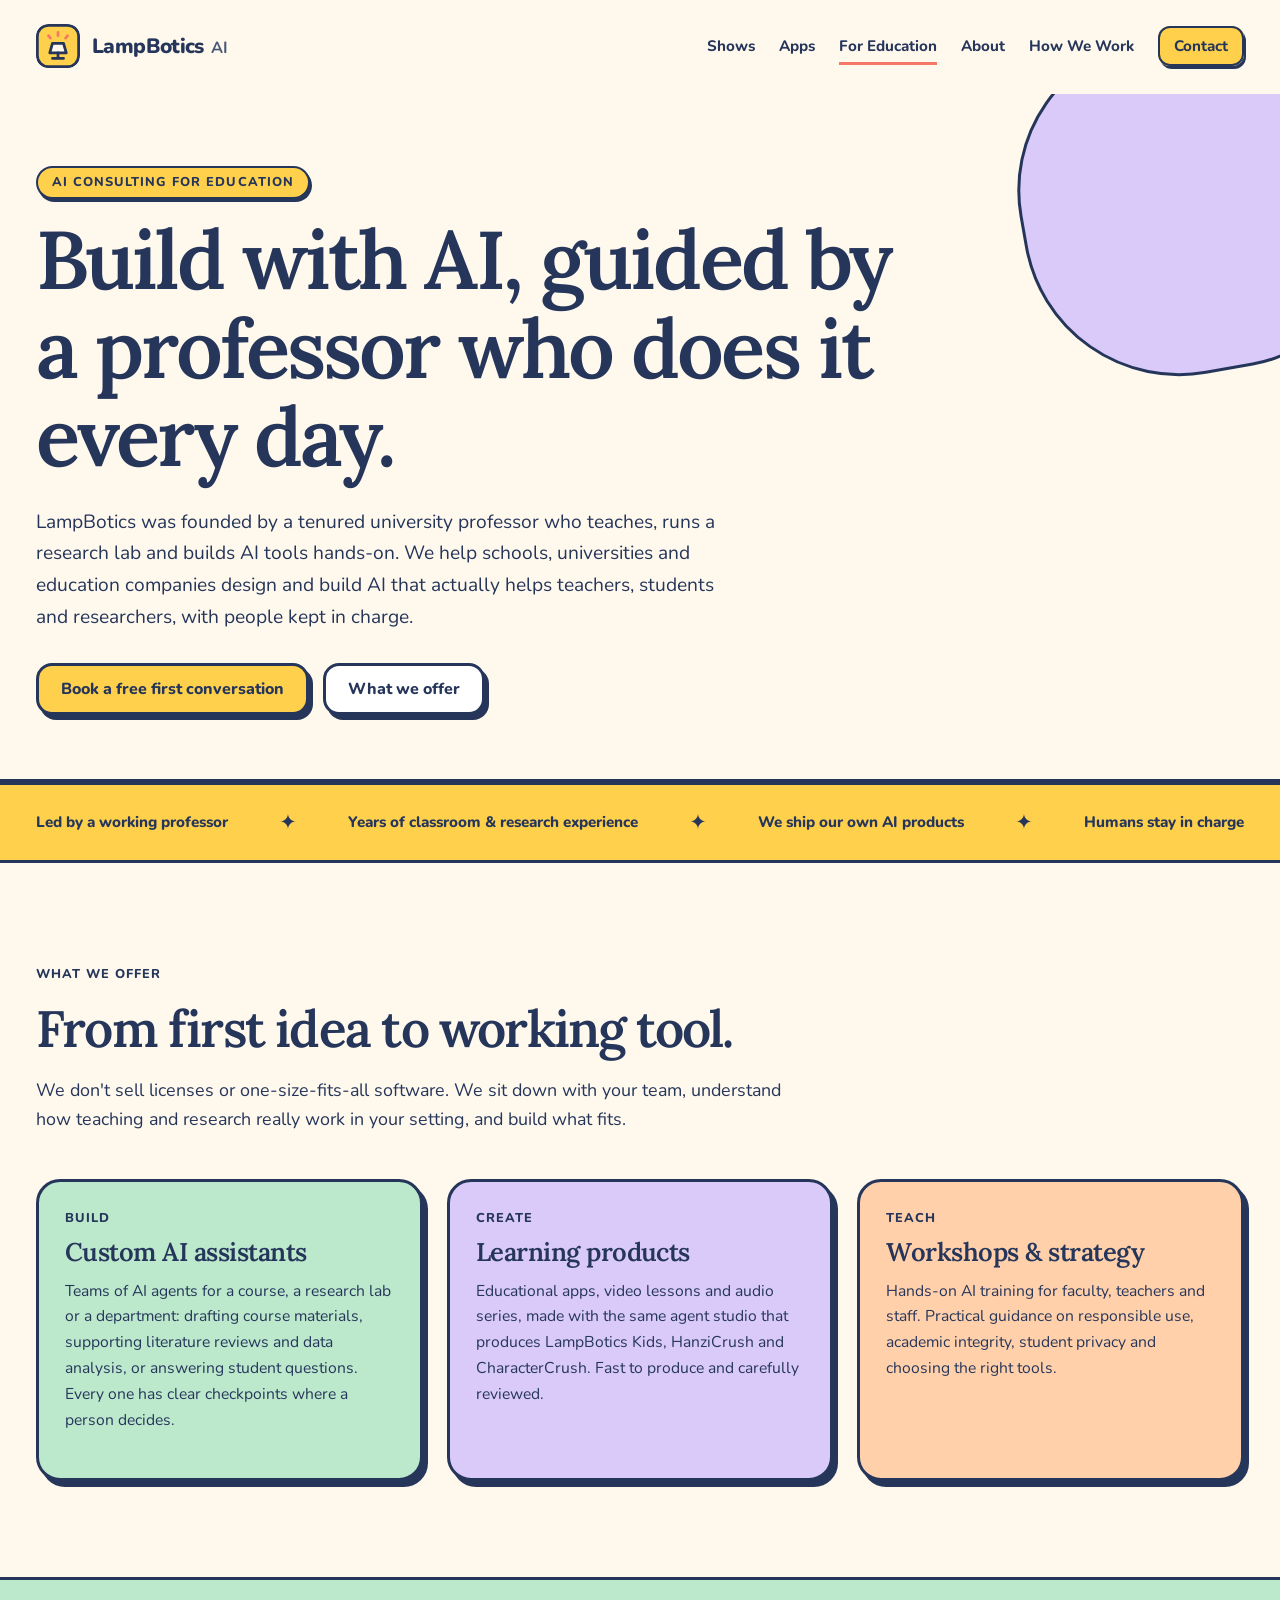
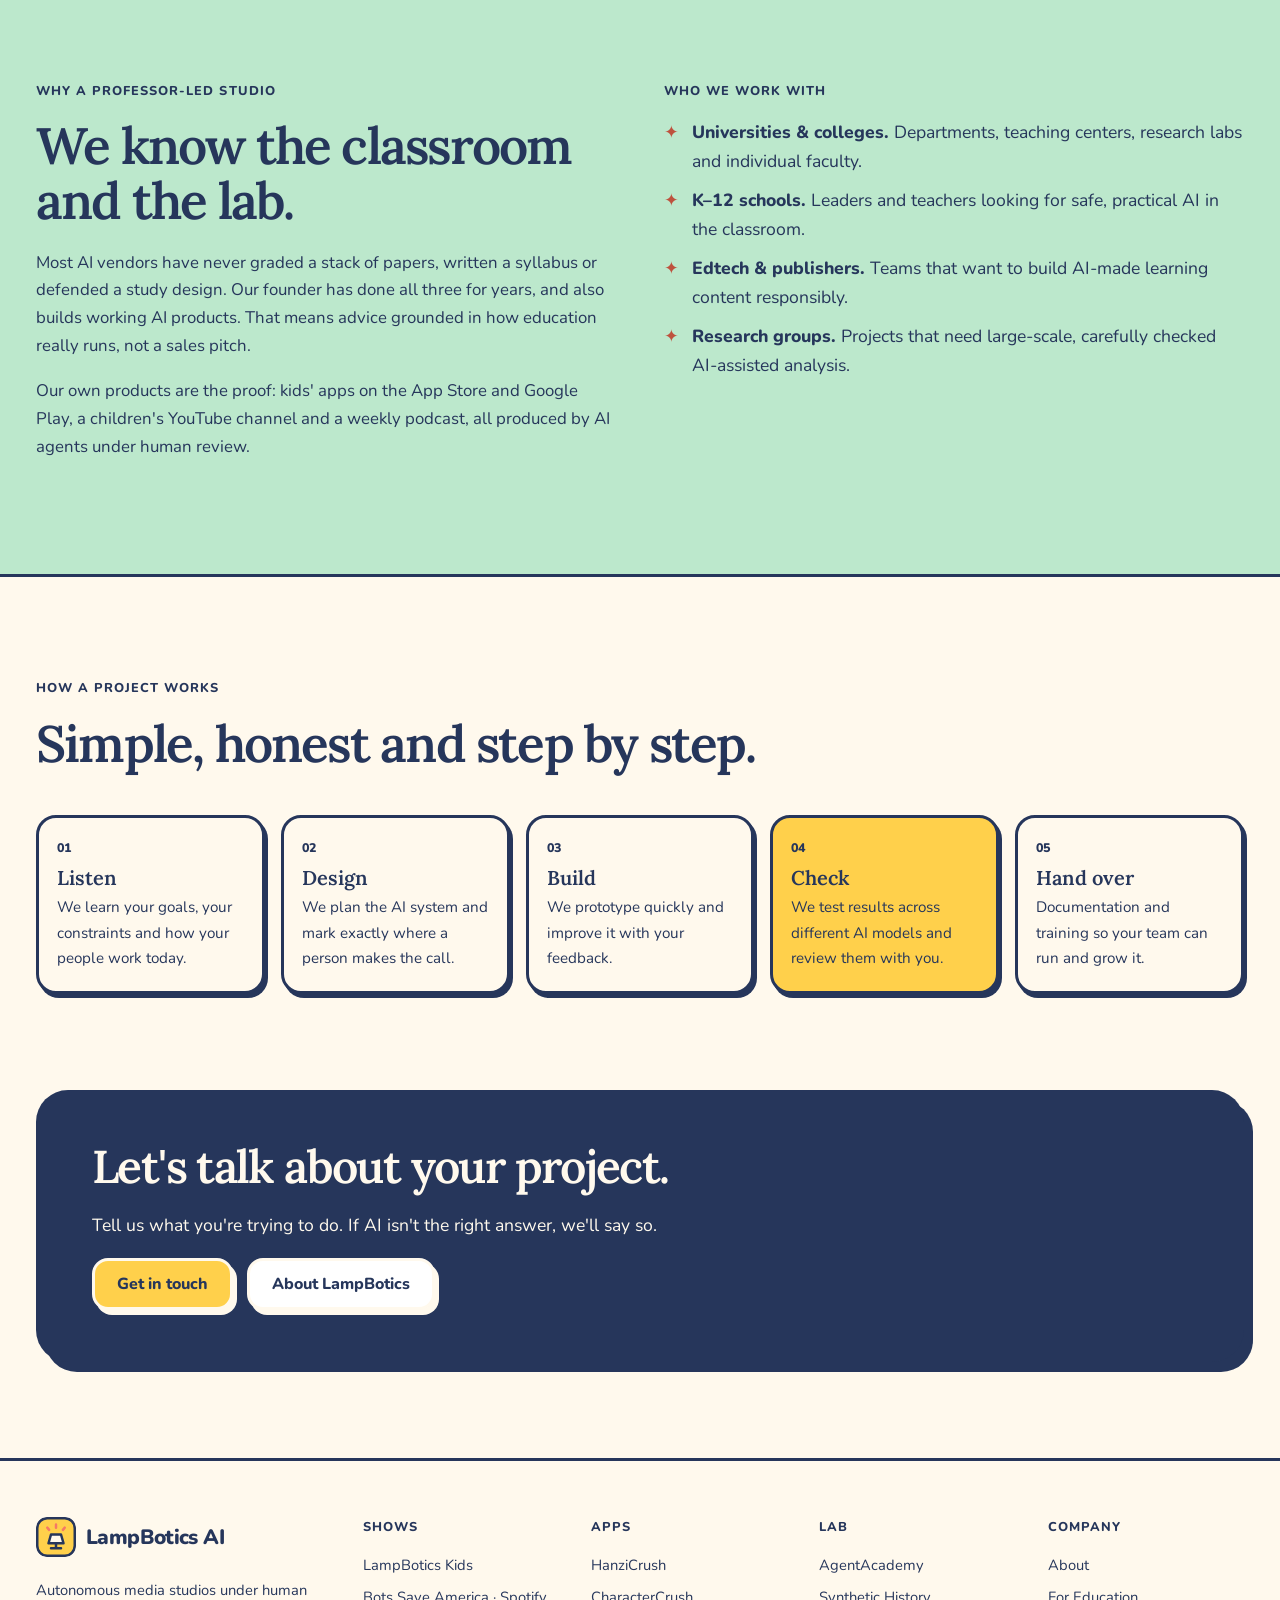
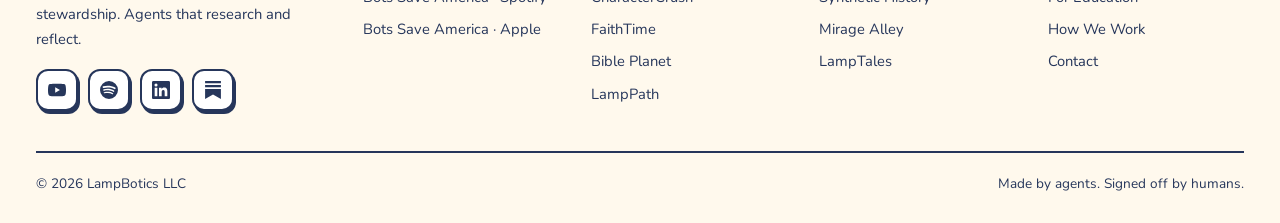
<file: services.html>
<!DOCTYPE html>
<html lang="en">
<head>
  <link rel="canonical" href="https://lampbotics.com/services.html">
  <meta charset="UTF-8">
  <meta name="viewport" content="width=device-width, initial-scale=1.0">
  <meta name="theme-color" content="#fff9ed">
  <meta name="description" content="AI consulting for schools, universities and edtech, led by a university professor. Custom AI assistants, learning products and faculty workshops, with people kept in charge.">

  <!-- Open Graph -->
  <meta property="og:title" content="For Education | LampBotics AI">
  <meta property="og:description" content="AI consulting for schools, universities and edtech, led by a university professor. Custom AI assistants, learning products and faculty workshops, with people kept in charge.">
  <meta property="og:type" content="website">
  <meta property="og:url" content="https://lampbotics.com/services.html">

  <title>For Education | LampBotics AI</title>

  <!-- Fonts -->
  <link rel="preconnect" href="https://fonts.googleapis.com">
  <link rel="preconnect" href="https://fonts.gstatic.com" crossorigin>
  <link href="https://fonts.googleapis.com/css2?family=Lora:ital,wght@0,500;0,600;1,500;1,600&family=Nunito:wght@500;700;800;900&display=swap" rel="stylesheet">

  <!-- Styles -->
  <link rel="stylesheet" href="/assets/css/styles.css?v=20261117">

  <!-- Favicon -->
  <link rel="icon" type="image/svg+xml" href="/assets/images/favicon.svg">
</head>
<body>
  <a class="skip" href="#main">Skip to content</a>

  <!-- NAV -->
  <nav class="nav" aria-label="Main navigation">
    <div class="container nav__inner">
      <a href="/" class="nav__logo"><img src="/assets/images/favicon.svg" width="44" height="44" alt=""><span class="nav__logo-text">LampBotics <small>AI</small></span></a>
      <button class="nav__toggle" aria-label="Open menu" aria-expanded="false"><span></span><span></span><span></span></button>
      <ul class="nav__links">
        <li><a href="/#studios" class="nav__link">Shows</a></li>
        <li><a href="/#apps" class="nav__link">Apps</a></li>
        <li><a href="/services.html" aria-current="page" class="nav__link nav__link--active">For Education</a></li>
        <li><a href="/about.html" class="nav__link">About</a></li>
        <li><a href="/manifesto.html" class="nav__link">How We Work</a></li>
        <li><a href="/contact.html" class="nav__link nav__link--cta">Contact</a></li>
      </ul>
    </div>
  </nav>
  <!-- /NAV -->

  <main id="main">
    <section class="product-hero">
      <div class="container">
        <span class="product-hero__badge">AI consulting for education</span>
        <h1 class="product-hero__title">Build with AI, guided by a professor who does it every day.</h1>
        <p class="product-hero__description">
          LampBotics was founded by a tenured university professor who teaches, runs a research lab and builds AI tools hands-on. We help schools, universities and education companies design and build AI that actually helps teachers, students and researchers, with people kept in charge.
        </p>
        <div class="hero__ctas">
          <a href="/contact.html" class="btn btn--primary">Book a free first conversation</a>
          <a href="#offer" class="btn btn--secondary">What we offer</a>
        </div>
      </div>
    </section>

    <div class="ticker" aria-label="Why work with us">
      <div class="container">
        <span>Led by a working professor</span><b aria-hidden="true">✦</b>
        <span>Years of classroom &amp; research experience</span><b aria-hidden="true">✦</b>
        <span>We ship our own AI products</span><b aria-hidden="true">✦</b>
        <span>Humans stay in charge</span>
      </div>
    </div>

    <section class="section container" id="offer">
      <div class="section-header" data-animate>
        <p class="eyebrow">What we offer</p>
        <h2>From first idea to working tool.</h2>
        <p>We don't sell licenses or one-size-fits-all software. We sit down with your team, understand how teaching and research really work in your setting, and build what fits.</p>
      </div>
      <div class="grid grid--3">
        <article class="card">
          <span class="card__subtitle">Build</span>
          <h3 class="card__title">Custom AI assistants</h3>
          <p class="card__description">Teams of AI agents for a course, a research lab or a department: drafting course materials, supporting literature reviews and data analysis, or answering student questions. Every one has clear checkpoints where a person decides.</p>
        </article>
        <article class="card">
          <span class="card__subtitle">Create</span>
          <h3 class="card__title">Learning products</h3>
          <p class="card__description">Educational apps, video lessons and audio series, made with the same agent studio that produces LampBotics Kids, HanziCrush and CharacterCrush. Fast to produce and carefully reviewed.</p>
        </article>
        <article class="card">
          <span class="card__subtitle">Teach</span>
          <h3 class="card__title">Workshops &amp; strategy</h3>
          <p class="card__description">Hands-on AI training for faculty, teachers and staff. Practical guidance on responsible use, academic integrity, student privacy and choosing the right tools.</p>
        </article>
      </div>
    </section>

    <section class="section band">
      <div class="container grid grid--2" style="gap:48px;align-items:start">
        <div data-animate>
          <p class="eyebrow">Why a professor-led studio</p>
          <h2>We know the classroom and the lab.</h2>
          <p>Most AI vendors have never graded a stack of papers, written a syllabus or defended a study design. Our founder has done all three for years, and also builds working AI products. That means advice grounded in how education really runs, not a sales pitch.</p>
          <p>Our own products are the proof: kids' apps on the App Store and Google Play, a children's YouTube channel and a weekly podcast, all produced by AI agents under human review.</p>
        </div>
        <div data-animate>
          <p class="eyebrow">Who we work with</p>
          <div class="manifesto-content">
            <ul>
              <li><strong>Universities &amp; colleges.</strong> Departments, teaching centers, research labs and individual faculty.</li>
              <li><strong>K–12 schools.</strong> Leaders and teachers looking for safe, practical AI in the classroom.</li>
              <li><strong>Edtech &amp; publishers.</strong> Teams that want to build AI-made learning content responsibly.</li>
              <li><strong>Research groups.</strong> Projects that need large-scale, carefully checked AI-assisted analysis.</li>
            </ul>
          </div>
        </div>
      </div>
    </section>

    <section class="section container">
      <div class="section-header" data-animate>
        <p class="eyebrow">How a project works</p>
        <h2>Simple, honest and step by step.</h2>
      </div>
      <ol class="steps" data-animate>
        <li><strong>Listen</strong>We learn your goals, your constraints and how your people work today.</li>
        <li><strong>Design</strong>We plan the AI system and mark exactly where a person makes the call.</li>
        <li><strong>Build</strong>We prototype quickly and improve it with your feedback.</li>
        <li class="is-human"><strong>Check</strong>We test results across different AI models and review them with you.</li>
        <li><strong>Hand over</strong>Documentation and training so your team can run and grow it.</li>
      </ol>
    </section>

    <section class="section container" style="padding-top:0">
      <div class="newsletter" data-animate>
        <h2 class="newsletter__title">Let's talk about your project.</h2>
        <p class="newsletter__description">Tell us what you're trying to do. If AI isn't the right answer, we'll say so.</p>
        <div class="btn-row">
          <a href="/contact.html" class="btn btn--primary">Get in touch</a>
          <a href="/about.html" class="btn btn--secondary">About LampBotics</a>
        </div>
      </div>
    </section>
  </main>

  <!-- FOOTER -->
  <footer class="footer">
    <div class="container">
      <div class="footer__grid">
        <div class="footer__brand">
          <a href="/" class="footer__logo"><img src="/assets/images/favicon.svg" width="40" height="40" alt=""><span>LampBotics AI</span></a>
          <p class="footer__tagline">Autonomous media studios under human stewardship. Agents that research and reflect.</p>
          <div class="footer__social">
            <a href="https://www.youtube.com/@LampBoticsKids" target="_blank" rel="noopener" aria-label="LampBotics Kids on YouTube"><svg viewBox="0 0 24 24" fill="currentColor" aria-hidden="true"><path d="M23.5 6.2a3 3 0 0 0-2.1-2.1C19.5 3.6 12 3.6 12 3.6s-7.5 0-9.4.5A3 3 0 0 0 .5 6.2 31 31 0 0 0 0 12a31 31 0 0 0 .5 5.8 3 3 0 0 0 2.1 2.1c1.9.5 9.4.5 9.4.5s7.5 0 9.4-.5a3 3 0 0 0 2.1-2.1A31 31 0 0 0 24 12a31 31 0 0 0-.5-5.8zM9.6 15.6V8.4l6.3 3.6-6.3 3.6z"/></svg></a>
            <a href="https://open.spotify.com/show/5mYUYc1UG6PDPk1sd6t3O1" target="_blank" rel="noopener" aria-label="Bots Save America on Spotify"><svg viewBox="0 0 24 24" fill="currentColor" aria-hidden="true"><path d="M12 0a12 12 0 1 0 0 24 12 12 0 0 0 0-24zm5.5 17.3a.75.75 0 0 1-1 .25c-2.85-1.74-6.43-2.13-10.65-1.17a.75.75 0 1 1-.33-1.46c4.62-1.06 8.58-.6 11.74 1.33.36.22.47.69.24 1.05zm1.47-3.27a.94.94 0 0 1-1.29.31c-3.26-2-8.23-2.59-12.09-1.42a.94.94 0 1 1-.54-1.8c4.4-1.33 9.88-.69 13.61 1.6.44.27.58.85.31 1.31zm.13-3.4C15.18 8.3 8.75 8.08 5.03 9.21a1.13 1.13 0 1 1-.65-2.16c4.27-1.3 11.37-1.05 15.85 1.61a1.13 1.13 0 0 1-1.13 1.97z"/></svg></a>
            <a href="https://www.linkedin.com/company/lampbotics-ai/" target="_blank" rel="noopener" aria-label="LinkedIn"><svg viewBox="0 0 24 24" fill="currentColor" aria-hidden="true"><path d="M20.45 20.45h-3.55v-5.57c0-1.33-.03-3.04-1.85-3.04-1.85 0-2.14 1.45-2.14 2.94v5.67H9.35V9h3.41v1.56h.05c.48-.9 1.64-1.85 3.37-1.85 3.6 0 4.27 2.37 4.27 5.46v6.28zM5.34 7.43a2.06 2.06 0 1 1 0-4.13 2.06 2.06 0 0 1 0 4.13zM7.12 20.45H3.56V9h3.56v11.45zM22.22 0H1.77C.79 0 0 .77 0 1.73v20.54C0 23.23.79 24 1.77 24h20.45c.98 0 1.78-.77 1.78-1.73V1.73C24 .77 23.2 0 22.22 0z"/></svg></a>
            <a href="https://substack.com/@lampbotics" target="_blank" rel="noopener" aria-label="Substack"><svg viewBox="0 0 24 24" fill="currentColor" aria-hidden="true"><path d="M22.54 8.24H1.46V5.41h21.08v2.83zM1.46 10.81V24L12 18.11 22.54 24V10.81H1.46zM22.54 0H1.46v2.84h21.08V0z"/></svg></a>
          </div>
        </div>
        <div class="footer__section">
          <h4>Shows</h4>
          <nav class="footer__links" aria-label="Shows">
            <a href="https://www.youtube.com/@LampBoticsKids" class="footer__link" target="_blank" rel="noopener">LampBotics Kids</a>
            <a href="https://open.spotify.com/show/5mYUYc1UG6PDPk1sd6t3O1" class="footer__link" target="_blank" rel="noopener">Bots Save America · Spotify</a>
            <a href="https://podcasts.apple.com/us/podcast/bots-save-america/id6832814172" class="footer__link" target="_blank" rel="noopener">Bots Save America · Apple</a>
          </nav>
        </div>
        <div class="footer__section">
          <h4>Apps</h4>
          <nav class="footer__links" aria-label="Apps">
            <a href="https://hanzicrush.lampbotics.com/" class="footer__link" target="_blank" rel="noopener">HanziCrush</a>
            <a href="https://charactercrush.lampbotics.com/" class="footer__link" target="_blank" rel="noopener">CharacterCrush</a>
            <a href="/products/faithtime/" class="footer__link">FaithTime</a>
            <a href="https://bibleplanet.lampbotics.com/" class="footer__link" target="_blank" rel="noopener">Bible Planet</a>
            <a href="https://path.lampbotics.com/" class="footer__link" target="_blank" rel="noopener">LampPath</a>
          </nav>
        </div>
        <div class="footer__section">
          <h4>Lab</h4>
          <nav class="footer__links" aria-label="Lab">
            <a href="https://agentacademy.lampbotics.com/" class="footer__link" target="_blank" rel="noopener">AgentAcademy</a>
            <a href="/projects/synthetic-history/" class="footer__link">Synthetic History</a>
            <a href="/projects/mirage-alley/" class="footer__link">Mirage Alley</a>
            <a href="/projects/lamptales/" class="footer__link">LampTales</a>
          </nav>
        </div>
        <div class="footer__section">
          <h4>Company</h4>
          <nav class="footer__links" aria-label="Company">
            <a href="/about.html" class="footer__link">About</a>
            <a href="/services.html" class="footer__link">For Education</a>
            <a href="/manifesto.html" class="footer__link">How We Work</a>
            <a href="/contact.html" class="footer__link">Contact</a>
          </nav>
        </div>
      </div>
      <div class="footer__bottom">
        <p>&copy; 2026 LampBotics LLC</p>
        <p>Made by agents. Signed off by humans.</p>
      </div>
    </div>
  </footer>
  <!-- /FOOTER -->

  <!-- Scripts -->
  <script src="/assets/js/main.js?v=20261117"></script>
</body>
</html>
</file>
<file: assets/css/styles.css>
/* ==========================================================================
   LampBotics AI — autonomous media studios under human stewardship.
   Visual language shared with CharacterCrush and HanziCrush:
   warm paper, navy ink, chunky borders, offset shadows, pastel cards.
   ========================================================================== */

:root {
  --ink: #26365b;
  --ink-soft: #4a5878;
  --paper: #fff9ed;
  --paper-deep: #f6ead2;
  --white: #ffffff;
  --mint: #bce8cc;
  --yellow: #ffd04b;
  --coral: #f57966;
  --peach: #ffd0aa;
  --lavender: #d9cafa;
  --sky: #bfe3f7;
  --leaf: #286a57;
  --spark: #be523e;
  --focus: #326bb9;

  --border-w: 3px;
  --border: var(--border-w) solid var(--ink);
  --border-thin: 2px solid var(--ink);
  --shadow-sm: 3px 4px 0 var(--ink);
  --shadow: 5px 6px 0 var(--ink);
  --shadow-lg: 9px 10px 0 var(--ink);
  --radius: 24px;
  --radius-md: 16px;
  --radius-sm: 12px;

  --font-body: ui-rounded, "Nunito", "Avenir Next", system-ui, -apple-system, "Segoe UI", "PingFang SC", sans-serif;
  --font-display: "Lora", Georgia, serif;
  --font-hanzi: "Kaiti TC", "Kaiti SC", "STKaiti", "Noto Serif SC", serif;

  --wrap: 1240px;
  --gutter: 36px;

  /* Legacy aliases still referenced inline on a few pages */
  --color-accent: var(--ink);
}

/* ---------- Base ---------- */
*, *::before, *::after { box-sizing: border-box; }
html { scroll-behavior: smooth; scroll-padding-top: 96px; -webkit-text-size-adjust: 100%; }
body {
  margin: 0;
  background: var(--paper);
  color: var(--ink);
  font-family: var(--font-body);
  font-size: 1.05rem;
  line-height: 1.65;
  overflow-x: hidden;
}
img, svg, iframe, video { max-width: 100%; }
img { height: auto; display: block; }
a { color: inherit; text-underline-offset: 5px; text-decoration-thickness: 2px; }
a:hover { text-decoration-color: var(--coral); }
button, select { font: inherit; color: inherit; }
a, button { -webkit-tap-highlight-color: transparent; }
:focus-visible { outline: 4px solid var(--focus); outline-offset: 4px; border-radius: 4px; }

h1, h2, h3, h4, p { margin-top: 0; }
h1, h2, h3 {
  font-family: var(--font-display);
  font-weight: 600;
  line-height: 1.08;
  letter-spacing: -0.035em;
}
h1 { font-size: clamp(2.8rem, 6.4vw, 6rem); margin-bottom: 26px; }
h2 { font-size: clamp(2.1rem, 4vw, 3.6rem); margin-bottom: 20px; }
h3 { font-size: 1.55rem; line-height: 1.15; letter-spacing: -0.02em; margin-bottom: 12px; }
h4 { font-size: .8rem; font-weight: 800; letter-spacing: .08em; text-transform: uppercase; margin-bottom: 14px; }
p { margin-bottom: 18px; }
strong, b { font-weight: 800; }
em { font-style: italic; }

.skip { position: fixed; z-index: 100; top: -100px; left: 12px; background: var(--ink); color: var(--paper); padding: 12px 16px; border-radius: 8px; }
.skip:focus { top: 12px; }
.sr-only { position: absolute; width: 1px; height: 1px; padding: 0; margin: -1px; overflow: hidden; clip: rect(0,0,0,0); white-space: nowrap; border: 0; }

/* ---------- Layout ---------- */
.container, .wrap { width: min(var(--wrap), calc(100% - var(--gutter) * 2)); margin-inline: auto; }
.container--narrow { max-width: 820px; }
.section { padding-block: 96px; }
.section--dark,
.band {
  background: var(--mint);
  border-block: var(--border);
}
.band--yellow { background: var(--yellow); }
.band--lavender { background: var(--lavender); }
.band--peach { background: var(--peach); }

.grid { display: grid; gap: 24px; }
.grid--2 { grid-template-columns: repeat(2, minmax(0, 1fr)); }
.grid--3 { grid-template-columns: repeat(3, minmax(0, 1fr)); }
.flex { display: flex; }
.flex--center { justify-content: center; align-items: center; }
.gap-md { gap: 14px; }

/* ---------- Utilities ---------- */
.text-center { text-align: center; }
.text-muted { color: var(--ink-soft); }
.text-accent, .text-sand { color: var(--ink); }
.text-mono { font-family: ui-monospace, "SFMono-Regular", Menlo, monospace; }
.mt-md { margin-top: 16px; } .mt-lg { margin-top: 28px; } .mt-xl { margin-top: 44px; }
.mb-md { margin-bottom: 16px; } .mb-lg { margin-bottom: 28px; } .mb-xl { margin-bottom: 44px; }

.eyebrow, .kicker, .section-header__no, .card__subtitle, .product-hero__badge, .hero__kicker {
  display: inline-block;
  font-family: var(--font-body);
  font-size: .8rem;
  font-weight: 800;
  letter-spacing: .08em;
  text-transform: uppercase;
  margin-bottom: 16px;
}
.spark { color: var(--spark); font-size: 1.3rem; margin-right: 4px; vertical-align: -2px; }

/* ---------- Buttons ---------- */
.btn, .button {
  display: inline-flex;
  align-items: center;
  justify-content: center;
  gap: 10px;
  min-height: 52px;
  padding: 12px 22px;
  border: var(--border);
  border-radius: var(--radius-md);
  background: var(--white);
  color: var(--ink);
  font-weight: 800;
  font-size: 1rem;
  line-height: 1.2;
  text-decoration: none;
  text-align: center;
  box-shadow: 4px 5px 0 var(--ink);
  transition: transform .15s, box-shadow .15s, background .15s;
  cursor: pointer;
}
.btn:hover, .button:hover { transform: translate(2px, 2px); box-shadow: 2px 3px 0 var(--ink); text-decoration: none; }
.btn--primary, .button.primary { background: var(--yellow); }
.btn--primary:hover { background: var(--peach); }
.btn--secondary { background: var(--white); }
.btn--coral { background: var(--coral); }
.btn--mint { background: var(--mint); }
.btn--ghost {
  min-height: 44px;
  padding: 8px 14px;
  border-width: 2px;
  box-shadow: 2px 3px 0 var(--ink);
  background: var(--paper);
}
.btn--small { font-size: .9rem; min-height: 44px; padding: 8px 16px; }
.btn svg { flex-shrink: 0; }
.btn-row, .hero__ctas { display: flex; flex-wrap: wrap; gap: 14px; align-items: center; }

/* ---------- Navigation ---------- */
.nav {
  position: sticky;
  top: 0;
  z-index: 50;
  background: color-mix(in srgb, var(--paper) 92%, transparent);
  backdrop-filter: blur(8px);
  -webkit-backdrop-filter: blur(8px);
  border-bottom: 2px solid transparent;
  transition: border-color .2s;
}
.nav--scrolled { border-bottom-color: var(--ink); }
.nav__inner { display: flex; align-items: center; gap: 28px; min-height: 92px; }
.nav__logo {
  display: inline-flex; align-items: center; gap: 12px;
  text-decoration: none; font-weight: 850; font-size: 1.3rem; letter-spacing: -0.03em;
}
.nav__logo img { width: 44px; height: 44px; border-radius: 12px; }
.nav__logo-text small { font-weight: 700; color: var(--ink-soft); font-size: .78em; margin-left: 2px; }
.nav__links { list-style: none; margin: 0 0 0 auto; padding: 0; display: flex; align-items: center; gap: 24px; }
.nav__link { text-decoration: none; font-weight: 750; font-size: .95rem; padding: 6px 0; border-bottom: 3px solid transparent; }
.nav__link:hover, .nav__link--active { border-bottom-color: var(--coral); }
.nav__link--cta {
  border: var(--border-thin); border-radius: var(--radius-sm); padding: 8px 14px;
  background: var(--yellow); box-shadow: 2px 3px 0 var(--ink);
}
.nav__link--cta:hover { border-bottom-color: var(--ink); background: var(--peach); }
.nav__toggle {
  display: none; margin-left: auto;
  width: 48px; height: 48px; padding: 12px 11px;
  background: var(--white); border: var(--border-thin); border-radius: var(--radius-sm);
  box-shadow: 2px 3px 0 var(--ink); cursor: pointer;
  flex-direction: column; justify-content: space-between;
}
.nav__toggle span { display: block; height: 3px; border-radius: 2px; background: var(--ink); transition: transform .2s, opacity .2s; }
.nav__toggle--active span:nth-child(1) { transform: translateY(9px) rotate(45deg); }
.nav__toggle--active span:nth-child(2) { opacity: 0; }
.nav__toggle--active span:nth-child(3) { transform: translateY(-9px) rotate(-45deg); }

/* ---------- Home hero ---------- */
.hero { display: grid; grid-template-columns: 1.08fr 1fr; gap: 48px; align-items: center; padding-block: 56px 100px; }
.hero h1 { max-width: 760px; }
.hero h1 em { font-style: italic; color: var(--spark); }
.hero__intro { font-size: 1.22rem; max-width: 580px; }
.hero__ctas { margin-top: 30px; }
.hero__note { display: flex; gap: 12px; margin-top: 32px; font-size: .88rem; max-width: 520px; }
.hero__note p { margin: 0; }
.status-dot { display: inline-block; width: 10px; height: 10px; border-radius: 50%; background: var(--leaf); margin-top: 7px; flex-shrink: 0; }

.hero-art { position: relative; min-height: 560px; }
.hero-art::before {
  content: ""; position: absolute; inset: 30px 0 40px 10px;
  background: var(--lavender); border: var(--border);
  border-radius: 45% 47% 40% 46%; transform: rotate(-7deg);
}
.tile {
  position: absolute; background: var(--white); border: var(--border);
  border-radius: var(--radius); box-shadow: var(--shadow-lg); padding: 18px; z-index: 2;
  text-decoration: none;
}
.tile:hover { text-decoration: none; }
.tile__top { display: flex; justify-content: space-between; font-size: .75rem; font-weight: 800; letter-spacing: .04em; text-transform: uppercase; margin-bottom: 12px; }
.tile--tv { width: 330px; top: 70px; left: 8%; transform: rotate(-4deg); }
.tile--tv .screen {
  aspect-ratio: 16 / 10; border: var(--border-thin); border-radius: 14px; overflow: hidden;
  background: linear-gradient(180deg, var(--sky) 0 62%, var(--mint) 62% 100%);
  position: relative; display: grid; place-items: center;
}
.screen .sun { position: absolute; top: 14px; right: 18px; width: 34px; height: 34px; border-radius: 50%; background: var(--yellow); border: var(--border-thin); }
.screen .bridge { position: absolute; left: 0; right: 0; bottom: 34%; height: 10px; background: var(--coral); border-block: var(--border-thin); }
.screen .play {
  position: relative; z-index: 2; width: 62px; height: 62px; border-radius: 50%;
  background: var(--yellow); border: var(--border); box-shadow: var(--shadow-sm);
  display: grid; place-items: center;
}
.screen .play::after { content: ""; margin-left: 5px; border-left: 18px solid var(--ink); border-block: 11px solid transparent; }
.tile__title { font-family: var(--font-display); font-weight: 600; font-size: 1.3rem; margin: 12px 0 0; letter-spacing: -0.02em; }
.tile__meta { font-size: .85rem; margin: 2px 0 0; }
.tile--mic { width: 250px; right: 0; bottom: 70px; transform: rotate(5deg); background: var(--mint); }
.wave { display: flex; align-items: center; gap: 5px; height: 54px; margin: 6px 0 4px; }
.wave i { flex: 1; background: var(--ink); border-radius: 4px; height: 30%; }
.wave i:nth-child(2n) { height: 70%; } .wave i:nth-child(3n) { height: 100%; } .wave i:nth-child(5n) { height: 45%; }
.tile--hanzi {
  width: 118px; height: 136px; top: 6px; right: 6%; padding: 0;
  display: grid; place-items: center; background: var(--peach);
  font-family: var(--font-hanzi); font-size: 3.4rem; transform: rotate(10deg); box-shadow: var(--shadow);
}
.sticker {
  position: absolute; z-index: 3; padding: 12px 18px; font-weight: 850; line-height: 1.2;
  border: var(--border); box-shadow: var(--shadow-sm); background: var(--yellow);
}
.sticker--round { border-radius: 50%; padding: 22px 20px; text-align: center; }
.sticker--coral { background: var(--coral); border-radius: 8px; }
.hero-art .sticker--round { left: -6px; bottom: 20px; transform: rotate(-9deg); font-size: .95rem; }
.hero-art .sticker--coral { left: 40%; top: 0; transform: rotate(-6deg); font-size: .95rem; }

/* ---------- Ticker ---------- */
.ticker { background: var(--yellow); border-block: var(--border); padding: 20px 0; }
.ticker .container { display: flex; justify-content: space-between; align-items: center; gap: 18px; flex-wrap: wrap; font-weight: 800; font-size: .95rem; }
.ticker b { font-size: 1.3rem; }

/* ---------- Section headers ---------- */
.section-header { max-width: 760px; margin-bottom: 44px; }
.section-header--center { margin-inline: auto; text-align: center; }
.section-header__title { margin-bottom: 18px; }
.section-header__subtitle, .section-header > p:last-child { font-size: 1.12rem; }

/* ---------- Studio features (home) ---------- */
.studio {
  display: grid; grid-template-columns: 1.15fr 1fr; gap: 44px; align-items: center;
  border: var(--border); border-radius: 32px; padding: 40px; box-shadow: var(--shadow-lg);
  background: var(--lavender);
}
.studio + .studio { margin-top: 56px; }
.studio--podcast { background: var(--mint); grid-template-columns: 1fr 1.15fr; }
.studio--podcast .studio__media { order: 2; }
.studio__media { min-width: 0; }
.studio__label {
  display: inline-flex; align-items: center; gap: 8px; margin-bottom: 14px;
  background: var(--white); border: var(--border-thin); border-radius: 999px;
  padding: 4px 14px; font-size: .78rem; font-weight: 850; letter-spacing: .06em; text-transform: uppercase;
}
.studio__label .status-dot { margin: 0; background: var(--coral); }
.studio h3 { font-size: clamp(2rem, 3.4vw, 3rem); margin-bottom: 16px; }
.studio__lede { font-size: 1.12rem; }
.studio ul { padding-left: 0; list-style: none; margin: 0 0 24px; }
.studio li { position: relative; padding-left: 28px; margin-bottom: 8px; }
.studio li::before { content: "✦"; position: absolute; left: 0; top: 0; color: var(--spark); }
.embed {
  position: relative; border: var(--border); border-radius: 20px; overflow: hidden;
  background: var(--ink); box-shadow: var(--shadow);
}
.embed--video { aspect-ratio: 16 / 9; }
.embed--video iframe, .embed--video .embed__poster { position: absolute; inset: 0; width: 100%; height: 100%; border: 0; }
.embed__poster { display: grid; place-items: center; background-size: cover; background-position: center; cursor: pointer; padding: 0; border: 0; }
.embed__poster .play { width: 76px; height: 76px; border-radius: 50%; background: var(--yellow); border: var(--border); box-shadow: var(--shadow-sm); display: grid; place-items: center; }
.embed__poster .play::after { content: ""; margin-left: 6px; border-left: 22px solid var(--ink); border-block: 13px solid transparent; }
.embed__poster:hover .play { background: var(--peach); }
.embed--audio { background: var(--white); }
.embed--audio iframe { display: block; width: 100%; height: 352px; border: 0; }
.episodes { margin-top: 18px; display: grid; gap: 10px; }
.episode {
  display: flex; gap: 12px; align-items: baseline; text-decoration: none;
  background: var(--paper); border: var(--border-thin); border-radius: var(--radius-sm); padding: 10px 14px;
  font-size: .92rem; font-weight: 700;
}
.episode:hover { background: var(--yellow); }
.episode span { font-size: .75rem; font-weight: 850; letter-spacing: .05em; text-transform: uppercase; white-space: nowrap; }
.series { display: grid; grid-template-columns: 1fr 1fr; gap: 14px; margin: 4px 0 24px; }
.series div { background: var(--paper); border: var(--border-thin); border-radius: var(--radius-md); padding: 14px 16px; font-size: .92rem; }
.series strong { display: block; font-family: var(--font-display); font-size: 1.2rem; font-weight: 600; }

/* ---------- Cards ---------- */
.card {
  position: relative; display: flex; flex-direction: column; align-items: flex-start;
  background: var(--white); border: var(--border); border-radius: var(--radius);
  padding: 26px; box-shadow: var(--shadow);
}
.card > .btn, .card > .flex, .card > .btn-row { margin-top: auto; }
.card__icon {
  width: 64px; height: 64px; border: var(--border-thin); border-radius: var(--radius-md);
  background: var(--paper); display: grid; place-items: center; margin-bottom: 18px;
}
.card__icon svg { width: 34px; height: 34px; }
.card__subtitle { margin-bottom: 8px; }
.card__title { font-size: 1.6rem; }
.card__description { font-size: .98rem; }
.grid > .card:nth-child(3n+1) { background: var(--mint); }
.grid > .card:nth-child(3n+2) { background: var(--lavender); }
.grid > .card:nth-child(3n+3) { background: var(--peach); }
.section--dark .grid > .card:nth-child(3n+1) { background: var(--white); }

/* App cards (home) */
.app-card { padding: 0; overflow: hidden; }
.app-card__art {
  width: 100%; height: 170px; border-bottom: var(--border); background: var(--paper);
  display: flex; align-items: center; justify-content: center; gap: 14px;
  font-family: var(--font-hanzi); font-size: 3.6rem;
}
.app-card__art b { font-family: var(--font-body); font-size: 1.2rem; }
.app-card__art .ghost { opacity: .28; }
.app-card__art--faith { font-family: var(--font-display); font-size: 1.15rem; font-weight: 600; text-align: center; padding: 20px; line-height: 1.35; }
.app-card__art--faith span { display: block; max-width: 220px; border: var(--border-thin); border-radius: 14px; background: var(--white); padding: 14px 16px; box-shadow: var(--shadow-sm); transform: rotate(-3deg); }
.grid > .card.app-card--sky { background: var(--sky); }
.app-card__body { padding: 24px 26px 26px; display: flex; flex-direction: column; flex: 1; width: 100%; }
.app-card__body .btn-row { margin-top: auto; }
.age-pill { display: inline-block; align-self: flex-start; border: var(--border-thin); border-radius: 999px; padding: 2px 12px; font-size: .78rem; font-weight: 800; background: var(--white); margin-bottom: 14px; }

/* ---------- Workflow / steps ---------- */
.steps { display: grid; grid-template-columns: repeat(5, minmax(0, 1fr)); gap: 16px; counter-reset: step; list-style: none; padding: 0; margin: 0; }
.steps li {
  counter-increment: step; background: var(--paper); border: var(--border); border-radius: 20px;
  padding: 20px 18px; box-shadow: var(--shadow-sm); font-size: .95rem;
}
.steps li::before { content: "0" counter(step); display: block; font-size: .78rem; font-weight: 850; margin-bottom: 8px; }
.steps li strong { display: block; font-family: var(--font-display); font-weight: 600; font-size: 1.25rem; line-height: 1.15; margin-bottom: 6px; }
.steps li.is-human { background: var(--yellow); }

/* ---------- Ink banner (principles / newsletter) ---------- */
.ink-banner, .newsletter {
  background: var(--ink); color: var(--paper); border-radius: 32px;
  padding: 52px 56px; box-shadow: var(--shadow-lg);
}
.ink-banner a:not(.btn), .newsletter a:not(.btn) { color: var(--paper); }
.ink-banner .btn, .newsletter .btn { border-color: var(--paper); box-shadow: 4px 5px 0 var(--paper); }
.ink-banner .btn:hover, .newsletter .btn:hover { box-shadow: 2px 3px 0 var(--paper); }
.newsletter { text-align: left; }
.newsletter__title { font-size: clamp(2rem, 3.6vw, 3rem); }
.newsletter__description { font-size: 1.1rem; max-width: 640px; }
.newsletter .flex { flex-wrap: wrap; }
.section--dark .newsletter { box-shadow: var(--shadow-lg); }

/* ---------- Pillars ---------- */
.pillars, .philosophy__pillars { display: grid; grid-template-columns: repeat(3, minmax(0, 1fr)); gap: 28px; margin-top: 36px; }
.pillar__icon {
  width: 56px; height: 56px; border-radius: 50%; background: var(--mint); color: var(--ink);
  display: grid; place-items: center; margin-bottom: 16px; font-size: 1.5rem; font-weight: 900;
}
.pillar__title { font-size: 1.45rem; }
.pillar__text { opacity: .92; margin-bottom: 0; }

/* ---------- Research row (home) ---------- */
.lab { display: grid; grid-template-columns: repeat(3, minmax(0, 1fr)); gap: 24px; }

/* ---------- Archive ---------- */
.archive__toggle {
  display: flex; width: 100%; align-items: center; justify-content: space-between; gap: 16px;
  background: var(--white); border: var(--border); border-radius: var(--radius-md);
  padding: 18px 22px; box-shadow: var(--shadow-sm); font-weight: 800; text-align: left; cursor: pointer;
}
.archive__toggle svg { transition: transform .2s; flex-shrink: 0; }
.archive__toggle[aria-expanded="true"] svg { transform: rotate(180deg); }
.archive__content { display: none; padding-top: 28px; }
.archive__content--open, .archive__toggle[aria-expanded="true"] + .archive__content { display: block; }

/* ---------- Inner page header ---------- */
.product-hero { padding-block: 72px 64px; border-bottom: var(--border); background: var(--paper); position: relative; overflow: hidden; }
.product-hero::after {
  content: ""; position: absolute; right: -80px; top: -60px; width: 340px; height: 340px;
  background: var(--lavender); border: var(--border); border-radius: 45% 47% 40% 46%;
  transform: rotate(-10deg); z-index: 0;
}
.product-hero .container { position: relative; z-index: 1; }
.product-hero__header { display: grid; grid-template-columns: 1.4fr 1fr; gap: 40px; align-items: center; }
.product-hero__badge {
  background: var(--yellow); border: var(--border-thin); border-radius: 999px; padding: 4px 14px;
  box-shadow: 2px 3px 0 var(--ink);
}
.product-hero__title { max-width: 860px; }
.product-hero__subtitle { font-family: var(--font-display); font-size: 1.5rem; font-style: italic; margin-bottom: 16px; }
.product-hero__description { font-size: 1.2rem; max-width: 680px; }
.product-hero__visual {
  justify-self: center; width: 220px; height: 220px; display: grid; place-items: center;
  background: var(--white); border: var(--border); border-radius: 28px; box-shadow: var(--shadow-lg); transform: rotate(4deg);
}
.product-hero__visual svg { stroke: var(--ink); }
.product-hero__visual:empty { display: none; }

/* ---------- Long-form prose ---------- */
.manifesto-content { font-size: 1.1rem; }
.manifesto-content h2 { font-size: clamp(1.9rem, 3.2vw, 2.6rem); margin-top: 56px; }
.manifesto-content h2:first-child { margin-top: 0; }
.manifesto-content h3 { margin-top: 36px; font-size: 1.6rem; }
.manifesto-content ul, .manifesto-content ol { padding-left: 0; list-style: none; margin: 0 0 24px; }
.manifesto-content li { position: relative; padding-left: 28px; margin-bottom: 10px; }
.manifesto-content li::before { content: "✦"; position: absolute; left: 0; color: var(--spark); }
.manifesto-content blockquote { margin: 28px 0; padding: 18px 24px; border-left: 6px solid var(--ink); background: var(--white); border-radius: 0 16px 16px 0; font-weight: 600; }

/* ---------- Contact ---------- */
.contact-card {
  display: flex; gap: 22px; align-items: center; margin-bottom: 20px;
  background: var(--white); border: var(--border); border-radius: var(--radius); padding: 22px 26px; box-shadow: var(--shadow);
}
.contact-card:nth-child(3n+1) { background: var(--mint); }
.contact-card:nth-child(3n+2) { background: var(--lavender); }
.contact-card:nth-child(3n+3) { background: var(--peach); }
.contact-card__icon { width: 60px; height: 60px; flex-shrink: 0; display: grid; place-items: center; background: var(--paper); border: var(--border-thin); border-radius: 50%; }
.contact-card__content h3 { margin-bottom: 4px; font-size: 1.35rem; }
.contact-card__content p { margin: 0; font-weight: 700; }

/* ---------- 404 ---------- */
.error-page { min-height: 70vh; display: grid; place-items: center; text-align: center; padding-block: 80px; }
.error-page__code { font-family: var(--font-display); font-size: clamp(6rem, 18vw, 11rem); line-height: 1; display: inline-block; background: var(--yellow); border: var(--border); border-radius: 28px; padding: 6px 30px; box-shadow: var(--shadow-lg); transform: rotate(-4deg); margin-bottom: 36px; }
.error-page__title { font-size: clamp(2rem, 4vw, 3rem); }
.error-page__description { font-size: 1.15rem; max-width: 520px; margin-inline: auto; }

/* ---------- Footer ---------- */
.footer { border-top: var(--border); padding-block: 56px 28px; margin-top: 0; background: var(--paper); }
.footer__grid { display: grid; grid-template-columns: 1.5fr repeat(4, 1fr); gap: 32px; }
.footer__logo { display: inline-flex; align-items: center; gap: 10px; text-decoration: none; font-weight: 850; font-size: 1.3rem; letter-spacing: -0.03em; }
.footer__logo img { width: 40px; height: 40px; border-radius: 10px; }
.footer__tagline { font-size: .92rem; margin-top: 12px; max-width: 300px; }
.footer__links { display: flex; flex-direction: column; gap: 8px; }
.footer__link { font-size: .92rem; text-decoration: none; }
.footer__link:hover { text-decoration: underline; }
.footer__social { display: flex; gap: 10px; margin-top: 14px; }
.footer__social a { width: 42px; height: 42px; display: grid; place-items: center; border: var(--border-thin); border-radius: var(--radius-sm); background: var(--white); box-shadow: 2px 3px 0 var(--ink); }
.footer__social svg { width: 18px; height: 18px; }
.footer__bottom { display: flex; justify-content: space-between; gap: 16px; flex-wrap: wrap; border-top: 2px solid var(--ink); margin-top: 40px; padding-top: 20px; font-size: .85rem; }
.footer__bottom p { margin: 0; }


/* ---------- Showcase (Bible Planet) ---------- */
.showcase { display: grid; grid-template-columns: 2fr 1fr; gap: 24px; align-items: start; }
.showcase figure { margin: 0; }
.showcase img { width: 100%; border: var(--border); border-radius: 20px; background: var(--paper-deep); }
.showcase__main img { box-shadow: var(--shadow-lg); }
.showcase__side { display: grid; gap: 18px; }
.showcase__side img { box-shadow: var(--shadow); border-radius: 16px; }
.showcase__side figure:nth-child(1) { transform: rotate(1.5deg); }
.showcase__side figure:nth-child(2) { transform: rotate(-1.5deg); }
.showcase__side figure:nth-child(3) { transform: rotate(1deg); }
.showcase figcaption { font-size: .85rem; font-weight: 750; margin-top: 10px; }
.showcase__facts { margin-top: 44px; }
.facts { list-style: none; padding: 0; margin: 0 0 30px; display: grid; grid-template-columns: repeat(4, minmax(0, 1fr)); gap: 16px; }
.facts li { background: var(--peach); border: var(--border); border-radius: 20px; padding: 18px; box-shadow: var(--shadow-sm); font-size: .95rem; }
.facts li:nth-child(2) { background: var(--sky); }
.facts li:nth-child(3) { background: var(--lavender); }
.facts li:nth-child(4) { background: var(--mint); }
.facts strong { display: block; font-family: var(--font-display); font-weight: 600; font-size: 1.25rem; line-height: 1.15; margin-bottom: 6px; }
.app-card__art--shot { padding: 0; overflow: hidden; }
.app-card__art--shot img { width: 100%; height: 100%; object-fit: cover; }
@media (max-width: 1000px) {
  .showcase { grid-template-columns: 1fr; }
  .showcase__side { grid-template-columns: repeat(2, minmax(0, 1fr)); }
  .facts { grid-template-columns: repeat(2, minmax(0, 1fr)); }
}
@media (max-width: 760px) {
  .showcase__side { grid-template-columns: 1fr 1fr; }
  .showcase__side figure { transform: none !important; }
  .facts { grid-template-columns: 1fr; }
}

/* ---------- Motion ---------- */
@keyframes slideUp { from { opacity: 0; transform: translateY(18px); } to { opacity: 1; transform: none; } }
.will-animate { opacity: 0; }
.animate-slide-up { animation: slideUp .5s ease-out both; }

/* ==========================================================================
   Responsive
   ========================================================================== */
@media (max-width: 1100px) {
  .footer__grid { grid-template-columns: repeat(3, 1fr); }
  .footer__brand { grid-column: 1 / -1; }
  .steps { grid-template-columns: repeat(3, minmax(0, 1fr)); }
}

@media (max-width: 1000px) {
  .hero { grid-template-columns: 1fr; padding-block: 36px 72px; }
  .hero-art { max-width: 560px; width: 100%; margin-inline: auto; min-height: 520px; }
  .studio, .studio--podcast { grid-template-columns: 1fr; padding: 30px; gap: 30px; }
  .studio--podcast .studio__media { order: 0; }
  .grid--3, .lab { grid-template-columns: repeat(2, minmax(0, 1fr)); }
  .product-hero__header { grid-template-columns: 1fr; }
  .product-hero__visual { display: none; }
}

@media (max-width: 860px) {
  .nav__toggle { display: flex; }
  .nav__links {
    display: none; position: absolute; left: 16px; right: 16px; top: calc(100% - 6px);
    flex-direction: column; align-items: stretch; gap: 4px; padding: 14px;
    background: var(--white); border: var(--border); border-radius: var(--radius); box-shadow: var(--shadow);
  }
  .nav__links--open { display: flex; }
  .nav__link { display: block; padding: 12px 10px; border-bottom: 0; border-radius: 10px; }
  .nav__link:hover, .nav__link--active { background: var(--paper); }
  .nav__link--cta { text-align: center; margin-top: 6px; }
}

@media (max-width: 760px) {
  :root { --gutter: 16px; }
  body { font-size: 1rem; }
  .nav__inner { min-height: 76px; }
  .nav__logo { font-size: 1.1rem; }
  .nav__logo img { width: 38px; height: 38px; }
  .section { padding-block: 64px; }
  .hero__intro { font-size: 1.08rem; }
  .hero-art { min-height: 0; display: flex; flex-direction: column; align-items: center; gap: 28px; padding-block: 40px 20px; }
  .hero-art::before { inset: 20px 10px 40px; transform: rotate(-4deg); }
  .tile, .sticker { position: relative; inset: auto; }
  .tile--tv { width: min(320px, 100%); transform: rotate(-2deg); }
  .tile--mic { width: min(270px, 100%); transform: rotate(3deg); }
  .tile--hanzi { display: none; }
  .hero-art .sticker--coral { left: auto; top: auto; align-self: flex-start; }
  .hero-art .sticker--round { left: auto; bottom: auto; align-self: flex-end; }
  .ticker .container { display: grid; grid-template-columns: 1fr 1fr; font-size: .82rem; gap: 12px; }
  .ticker b { display: none; }
  .studio, .studio--podcast { padding: 20px; border-radius: 24px; box-shadow: var(--shadow); }
  .studio + .studio { margin-top: 36px; }
  .series { grid-template-columns: 1fr; }
  .episode { flex-direction: column; gap: 2px; }
  .grid--2, .grid--3, .lab, .pillars, .philosophy__pillars { grid-template-columns: 1fr; }
  .steps { grid-template-columns: 1fr; }
  .ink-banner, .newsletter { padding: 32px 22px; border-radius: 24px; box-shadow: var(--shadow); }
  .product-hero { padding-block: 48px 44px; }
  .product-hero::after { width: 200px; height: 200px; right: -90px; top: -70px; }
  .contact-card { padding: 18px; gap: 16px; }
  .footer__grid { grid-template-columns: 1fr 1fr; }
  .btn { padding-inline: 16px; }
  .hero__ctas .btn, .btn-row--stack .btn { flex: 1 1 220px; }
}

@media (max-width: 380px) {
  .footer__grid { grid-template-columns: 1fr; }
  .ticker .container { grid-template-columns: 1fr; }
}

@media (prefers-reduced-motion: reduce) {
  html { scroll-behavior: auto; }
  *, *::before, *::after { animation: none !important; transition: none !important; }
  .will-animate { opacity: 1; }
}
</file>
